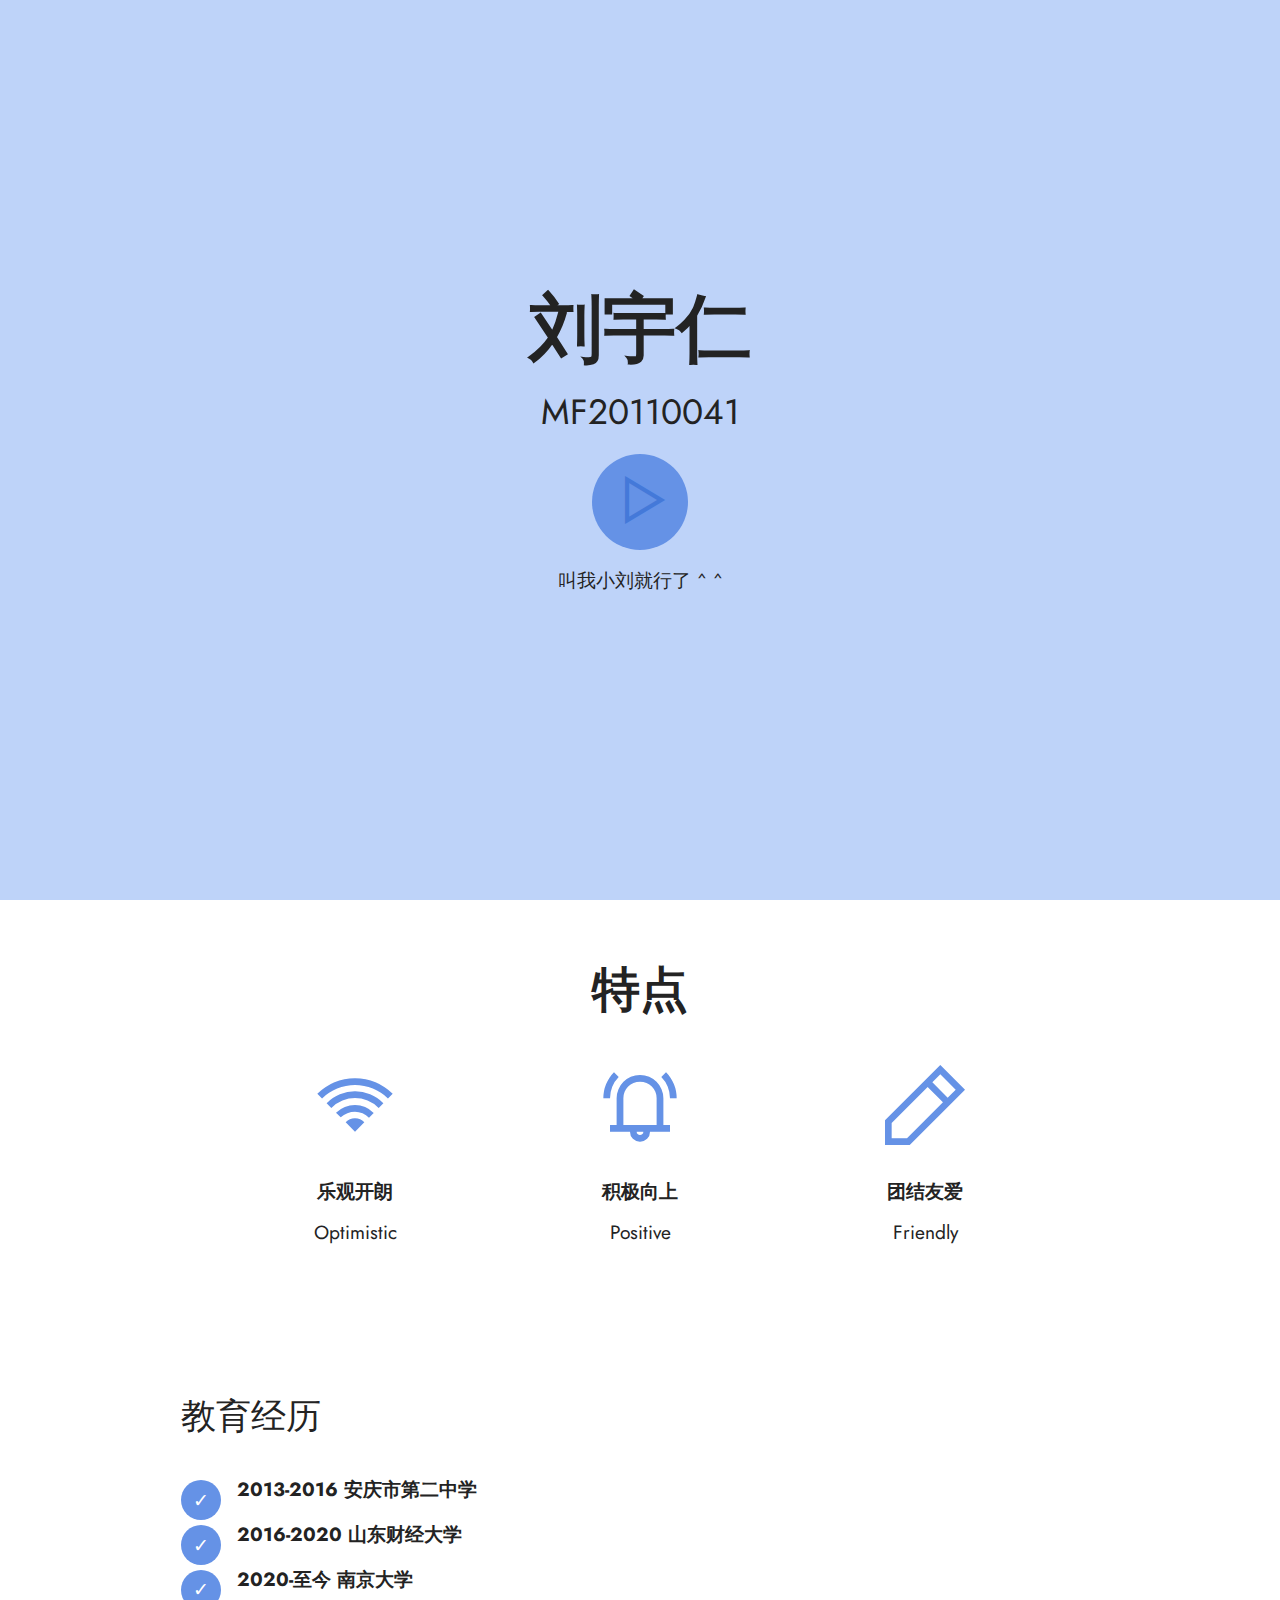
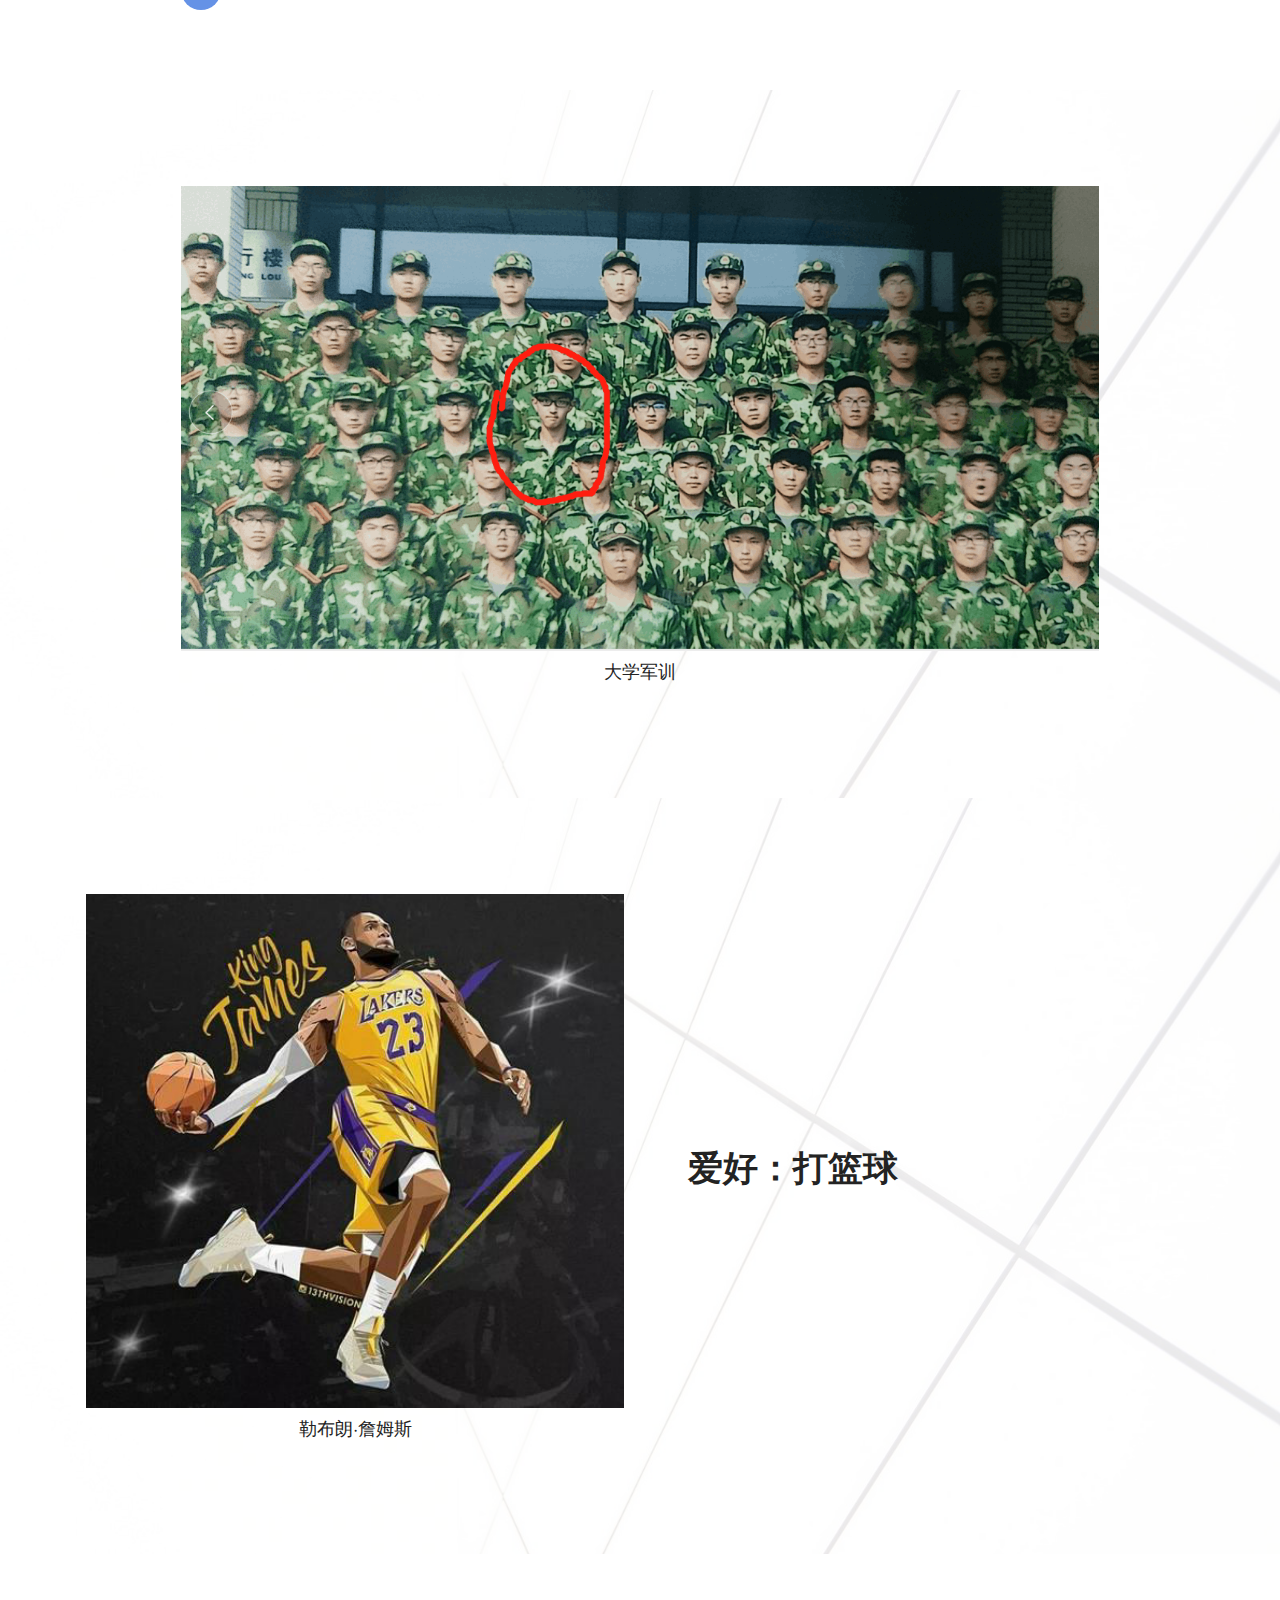
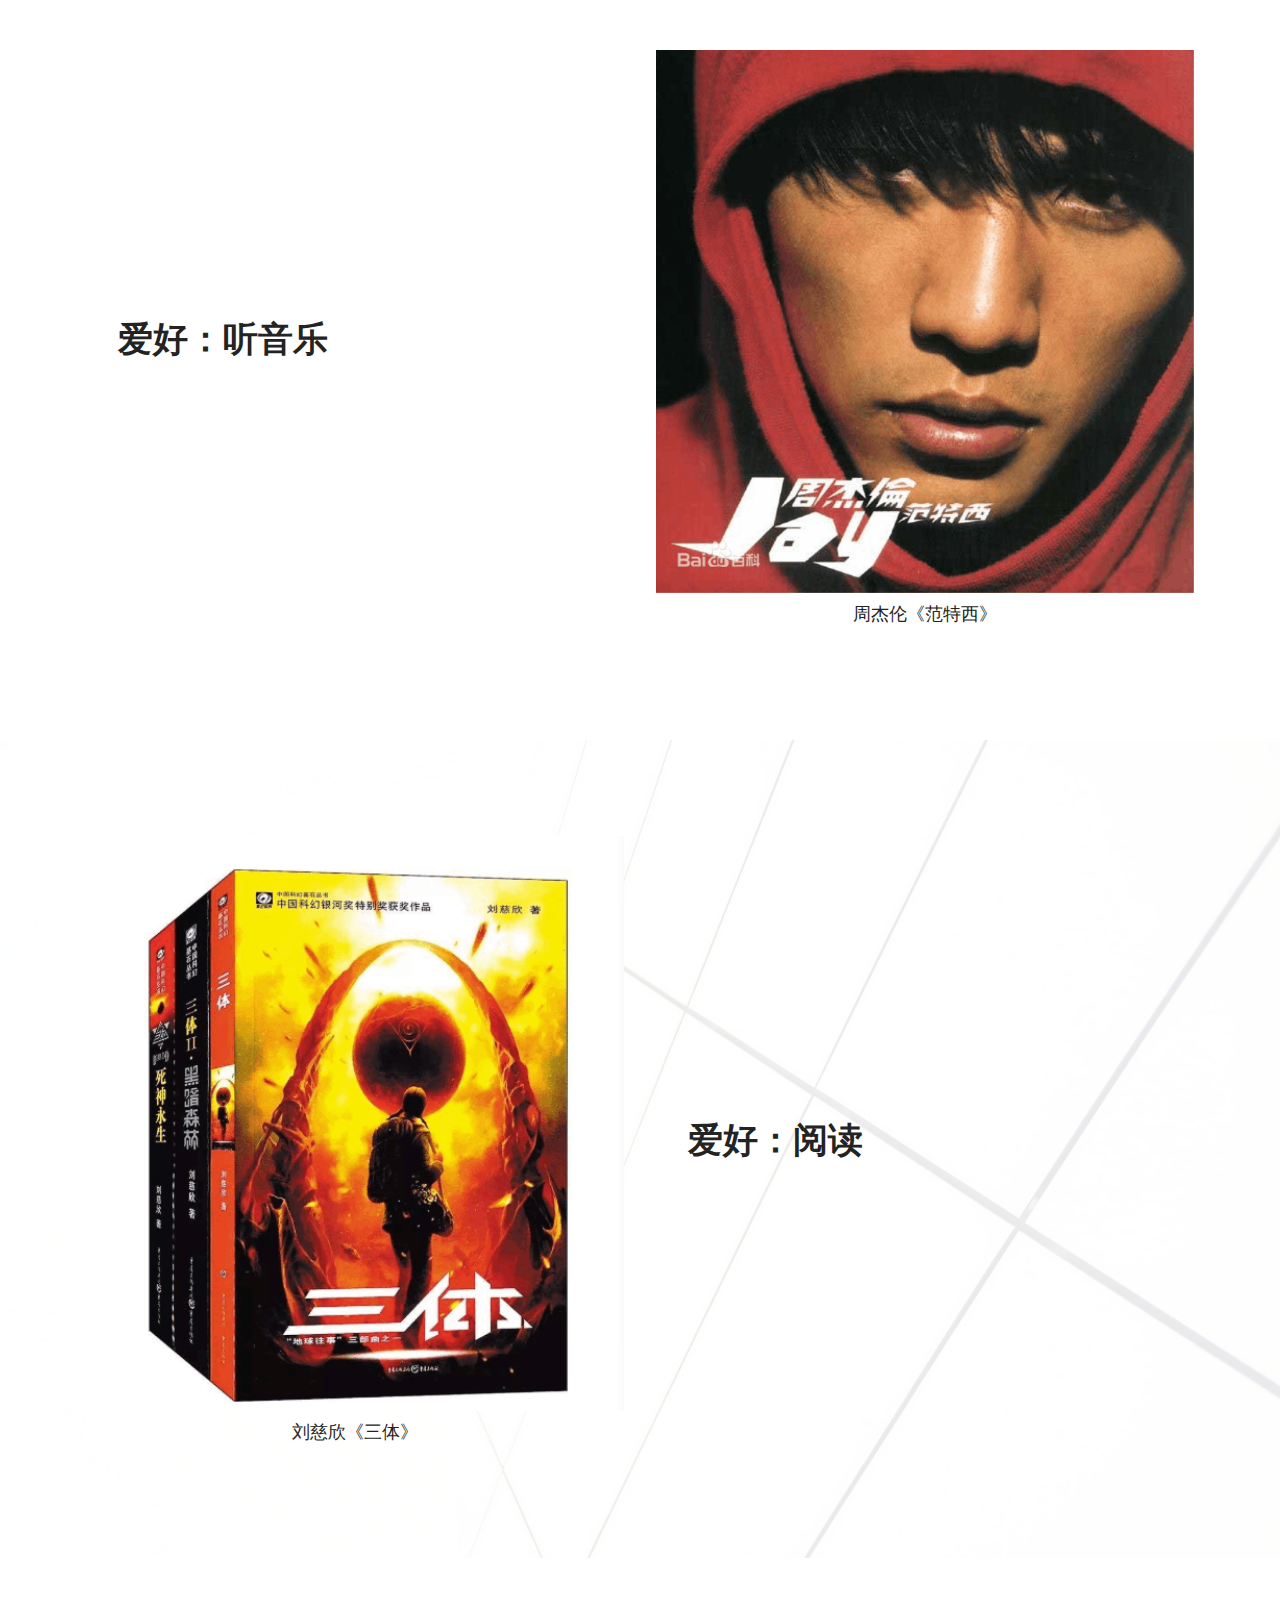
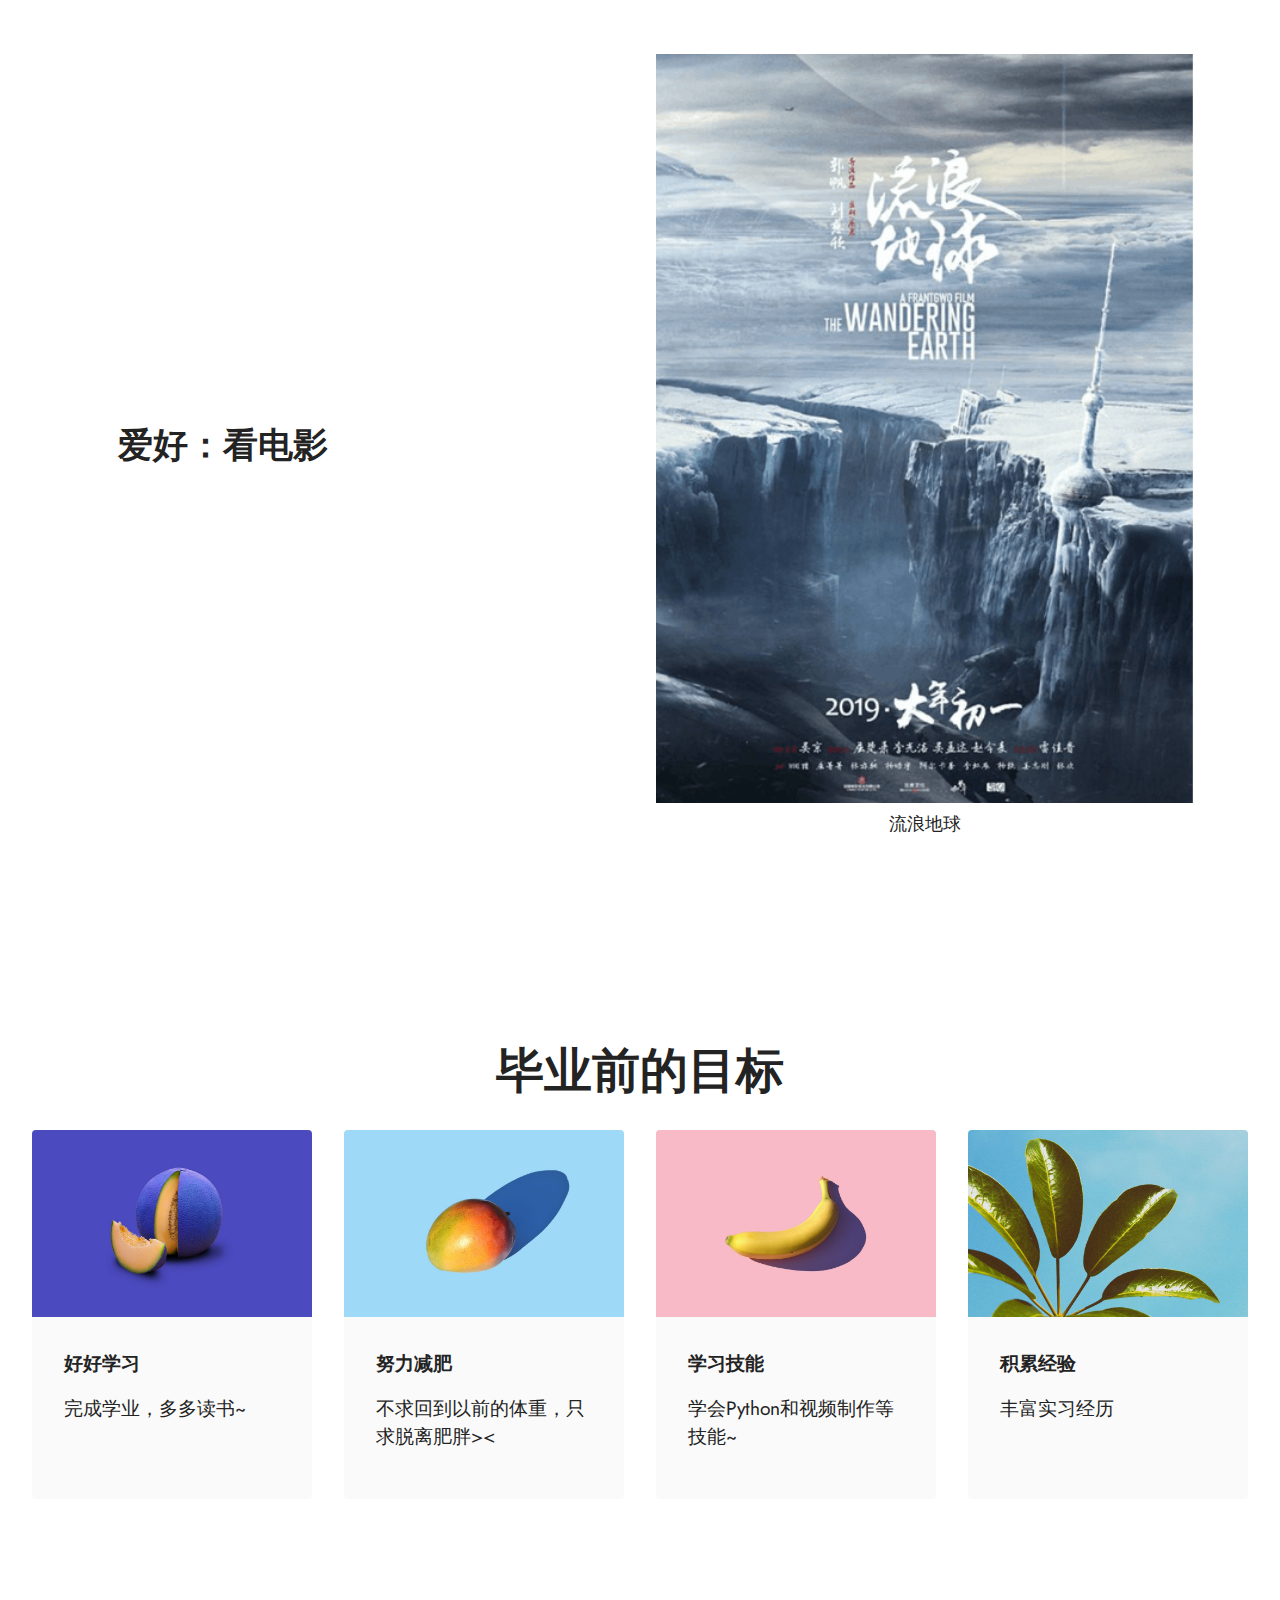
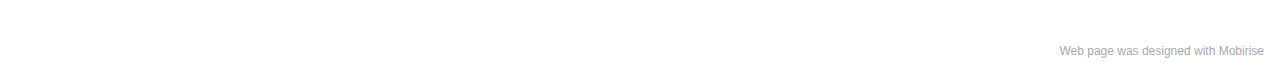
<file: index.html>
<!DOCTYPE html>
<html  >
<head>
  <!-- Site made with Mobirise Website Builder v5.1.4, https://mobirise.com -->
  <meta charset="UTF-8">
  <meta http-equiv="X-UA-Compatible" content="IE=edge">
  <meta name="generator" content="Mobirise v5.1.4, mobirise.com">
  <meta name="viewport" content="width=device-width, initial-scale=1, minimum-scale=1">
  <link rel="shortcut icon" href="assets/images/logo5.png" type="image/x-icon">
  <meta name="description" content="">
  
  
  <title>Home</title>
  <link rel="stylesheet" href="assets/web/assets/mobirise-icons2/mobirise2.css">
  <link rel="stylesheet" href="assets/tether/tether.min.css">
  <link rel="stylesheet" href="assets/bootstrap/css/bootstrap.min.css">
  <link rel="stylesheet" href="assets/bootstrap/css/bootstrap-grid.min.css">
  <link rel="stylesheet" href="assets/bootstrap/css/bootstrap-reboot.min.css">
  <link rel="stylesheet" href="assets/theme/css/style.css">
  <link rel="preload" as="style" href="assets/mobirise/css/mbr-additional.css"><link rel="stylesheet" href="assets/mobirise/css/mbr-additional.css" type="text/css">
  
  
  
  
</head>
<body>
  
  <section class="header17 cid-sbd0iq5CjE mbr-fullscreen" id="header17-x">

    

    

    <div class="align-center container">
        <div class="row justify-content-md-center">
            <div class="col-md-10">
                <h1 class="mbr-section-title mb-3 mbr-fonts-style display-1">
                    <strong>刘宇仁</strong></h1>
                <p class="mbr-text mb-3 mbr-fonts-style display-5">
                    MF20110041</p>
                <div class="mbr-media mb-3 show-modal" data-modal=".modalWindow">
                    <div class="icon-wrapper">
                        <a href="page1.html#features1-y"><span class="mbr-iconfont mobi-mbri-play mobi-mbri" style="color: rgb(68, 121, 217); fill: rgb(68, 121, 217);"></span></a>
                    </div>
                </div>
                <p class="icon-description mb-3 mbr-fonts-style display-7">叫我小刘就行了 ^ ^</p>
            </div>
        </div>
    </div>
    <div>
        <div class="modalWindow" style="display: none;">
            <div class="modalWindow-container">
                <div class="modalWindow-video-container">
                    <div class="modalWindow-video">
                        <iframe width="100%" height="100%" frameborder="0" allowfullscreen="1" data-src="https://www.youtube.com/watch?v=36YgDDJ7XSc"></iframe>
                    </div>
                    <a class="close" role="button" data-dismiss="modal">
                        <span aria-hidden="true" class="mbr-iconfont mobi-mbri-close mobi-mbri closeModal"></span>
                        <span class="sr-only">Close</span>
                    </a>
                </div>
            </div>
        </div>
    </div>
</section>

<section class="features24 cid-sbd0tmyMVc" id="features1-y">
    

    
    <div class="container">
        <div class="row">
            <div class="col-12">
                <h3 class="mbr-section-title mbr-fonts-style align-center mb-0 display-2"><strong>特点</strong></h3>
                
            </div>
            <div class="card col-12 col-md-6 col-lg-3">
                <div class="card-wrapper">
                    <div class="card-box align-center">
                        <div class="iconfont-wrapper">
                            <span class="mbr-iconfont mobi-mbri-wifi mobi-mbri"></span>
                        </div>
                        <h5 class="card-title mbr-fonts-style display-7"><strong>乐观开朗</strong></h5>
                        <p class="card-text mbr-fonts-style display-7">Optimistic</p>
                    </div>
                </div>
            </div>
            <div class="card col-12 col-md-6 col-lg-3">
                <div class="card-wrapper">
                    <div class="card-box align-center">
                        <div class="iconfont-wrapper">
                            <span class="mbr-iconfont mobi-mbri-alert mobi-mbri"></span>
                        </div>
                        <h5 class="card-title mbr-fonts-style display-7"><strong>积极向上</strong></h5>
                        <p class="card-text mbr-fonts-style display-7">Positive</p>
                    </div>
                </div>
            </div>
            <div class="card col-12 col-md-6 col-lg-3">
                <div class="card-wrapper">
                    <div class="card-box align-center">
                        <div class="iconfont-wrapper">
                            <span class="mbr-iconfont mobi-mbri-edit-2 mobi-mbri"></span>
                        </div>
                        <h5 class="card-title mbr-fonts-style display-7"><strong>团结友爱</strong></h5>
                        <p class="card-text mbr-fonts-style display-7">Friendly</p>
                    </div>
                </div>
            </div>
            
        </div>
    </div>
</section>

<section class="content8 cid-sbd6Cib1fS" id="content8-16">
    
    <div class="container">
        <div class="row justify-content-center">
            <div class="counter-container col-md-12 col-lg-10">
                <h4 class="mbr-section-title mbr-fonts-style mb-4 display-5">
                    教育经历</h4>
                <div class="mbr-text mbr-fonts-style display-7">
                    <ul>
                        <li><strong>2013-2016 安庆市第二中学&nbsp;</strong></li>
                        <li><strong>2016-2020 山东财经大学</strong></li>
                        <li><strong>2020-至今 南京大学</strong></li>
                    </ul>
                </div>
            </div>
        </div>
    </div>
</section>

<section class="image3 cid-sbd2YWsbbc" id="image3-10">
    

    <div class="mbr-overlay" style="opacity: 0.7; background-color: rgb(255, 255, 255);">
    </div>

    <div class="container">
        <div class="row justify-content-center">
            <div class="col-12 col-lg-10">
                <div class="image-wrapper">
                    <img src="assets/images/1-1236x627.png" alt="Mobirise">
                    <p class="mbr-description mbr-fonts-style mt-2 align-center display-4">大学军训<br></p>
                </div>
            </div>
        </div>
    </div>
</section>

<section class="image1 cid-sbd4KrQyQs" id="image1-13">
    

    <div class="mbr-overlay" style="opacity: 0.7; background-color: rgb(255, 255, 255);">
    </div>

    <div class="container">
        <div class="row align-items-center">
            <div class="col-12 col-lg-6">
                <div class="image-wrapper">
                    <img src="assets/images/-500x478.jpg" alt="Mobirise">
                    <p class="mbr-description mbr-fonts-style pt-2 align-center display-4">勒布朗·詹姆斯</p>
                </div>
            </div>
            <div class="col-12 col-lg">
                <div class="text-wrapper">
                    <h3 class="mbr-section-title mbr-fonts-style mb-3 display-5">
                        <strong>爱好：打篮球</strong></h3>
                    
                </div>
            </div>
        </div>
    </div>
</section>

<section class="image2 cid-sbd572CtOT mbr-parallax-background" id="image2-14">
    

    <div class="mbr-overlay" style="opacity: 0.7; background-color: rgb(255, 255, 255);">
    </div>

    <div class="container">
        <div class="row align-items-center">
            <div class="col-12 col-lg-6">
                <div class="image-wrapper">
                    <img src="assets/images/-20200921164533-749x756.png" alt="Mobirise">
                    <p class="mbr-description mbr-fonts-style mt-2 align-center display-4">
                        周杰伦《范特西》</p>
                </div>
            </div>
            <div class="col-12 col-lg">
                <div class="text-wrapper">
                    <h3 class="mbr-section-title mbr-fonts-style mb-3 display-5">
                        <strong>爱好：听音乐</strong></h3>
                    
                </div>
            </div>
        </div>
    </div>
</section>

<section class="image1 cid-sbd8QwbBRq" id="image1-19">
    

    <div class="mbr-overlay" style="opacity: 0.7; background-color: rgb(255, 255, 255);">
    </div>

    <div class="container">
        <div class="row align-items-center">
            <div class="col-12 col-lg-6">
                <div class="image-wrapper">
                    <img src="assets/images/-20200921165010-516x552.png" alt="Mobirise">
                    <p class="mbr-description mbr-fonts-style pt-2 align-center display-4">
                    刘慈欣《三体》</p>
                </div>
            </div>
            <div class="col-12 col-lg">
                <div class="text-wrapper">
                    <h3 class="mbr-section-title mbr-fonts-style mb-3 display-5">
                        <strong>爱好：阅读</strong></h3>
                    
                </div>
            </div>
        </div>
    </div>
</section>

<section class="image2 cid-sbd96u62AR mbr-parallax-background" id="image2-1a">
    

    <div class="mbr-overlay" style="opacity: 0.7; background-color: rgb(255, 255, 255);">
    </div>

    <div class="container">
        <div class="row align-items-center">
            <div class="col-12 col-lg-6">
                <div class="image-wrapper">
                    <img src="assets/images/-20200921165339-451x628.png" alt="Mobirise">
                    <p class="mbr-description mbr-fonts-style mt-2 align-center display-4">
                        流浪地球</p>
                </div>
            </div>
            <div class="col-12 col-lg">
                <div class="text-wrapper">
                    <h3 class="mbr-section-title mbr-fonts-style mb-3 display-5">
                        <strong>爱好：看电影</strong></h3>
                    
                </div>
            </div>
        </div>
    </div>
</section>

<section class="gallery3 cid-sbda3zhOiD" id="gallery3-1c">
    
    
    <div class="container-fluid">
        <div class="mbr-section-head">
            <h4 class="mbr-section-title mbr-fonts-style align-center mb-0 display-2"><strong>毕业前的目标</strong></h4>
            
        </div>
        <div class="row mt-4">
            <div class="item features-image сol-12 col-md-6 col-lg-3">
                <div class="item-wrapper">
                    <div class="item-img">
                        <img src="assets/images/features1.jpg">
                    </div>
                    <div class="item-content">
                        <h5 class="item-title mbr-fonts-style display-7">
                            <strong>好好学习</strong></h5>
                        
                        <p class="mbr-text mbr-fonts-style mt-3 display-7">完成学业，多多读书~</p>
                    </div>
                    
                </div>
            </div>
            <div class="item features-image сol-12 col-md-6 col-lg-3">
                <div class="item-wrapper">
                    <div class="item-img">
                        <img src="assets/images/features2.jpg">
                    </div>
                    <div class="item-content">
                        <h5 class="item-title mbr-fonts-style display-7">
                            <strong>努力减肥</strong></h5>
                        
                        <p class="mbr-text mbr-fonts-style mt-3 display-7">不求回到以前的体重，只求脱离肥胖&gt;&lt;</p>
                    </div>
                    
                </div>
            </div>
            <div class="item features-image сol-12 col-md-6 col-lg-3">
                <div class="item-wrapper">
                    <div class="item-img">
                        <img src="assets/images/features3.jpg">
                    </div>
                    <div class="item-content">
                        <h5 class="item-title mbr-fonts-style display-7">
                            <strong>学习技能</strong></h5>
                        
                        <p class="mbr-text mbr-fonts-style mt-3 display-7">学会Python和视频制作等技能~</p>
                    </div>
                    
                </div>
            </div>
            <div class="item features-image сol-12 col-md-6 col-lg-3">
                <div class="item-wrapper">
                    <div class="item-img">
                        <img src="assets/images/features4.jpg" alt="" title="">
                    </div>
                    <div class="item-content">
                        <h5 class="item-title mbr-fonts-style display-7"><strong>积累经验</strong></h5>
                        
                        <p class="mbr-text mbr-fonts-style mt-3 display-7">丰富实习经历</p>
                    </div>
                    
                </div>
            </div>
        </div>
    </div>
</section><section style="background-color: #fff; font-family: -apple-system, BlinkMacSystemFont, 'Segoe UI', 'Roboto', 'Helvetica Neue', Arial, sans-serif; color:#aaa; font-size:12px; padding: 0; align-items: center; display: flex;"><a href="https://mobirise.site/q" style="flex: 1 1; height: 3rem; padding-left: 1rem;"></a><p style="flex: 0 0 auto; margin:0; padding-right:1rem;">Web page <a href="https://mobirise.site/f" style="color:#aaa;">was designed</a> with Mobirise</p></section><script src="assets/web/assets/jquery/jquery.min.js"></script>  <script src="assets/popper/popper.min.js"></script>  <script src="assets/tether/tether.min.js"></script>  <script src="assets/bootstrap/js/bootstrap.min.js"></script>  <script src="assets/smoothscroll/smooth-scroll.js"></script>  <script src="assets/playervimeo/vimeo_player.js"></script>  <script src="assets/parallax/jarallax.min.js"></script>  <script src="assets/theme/js/script.js"></script>  
  
  
</body>
</html>
</file>
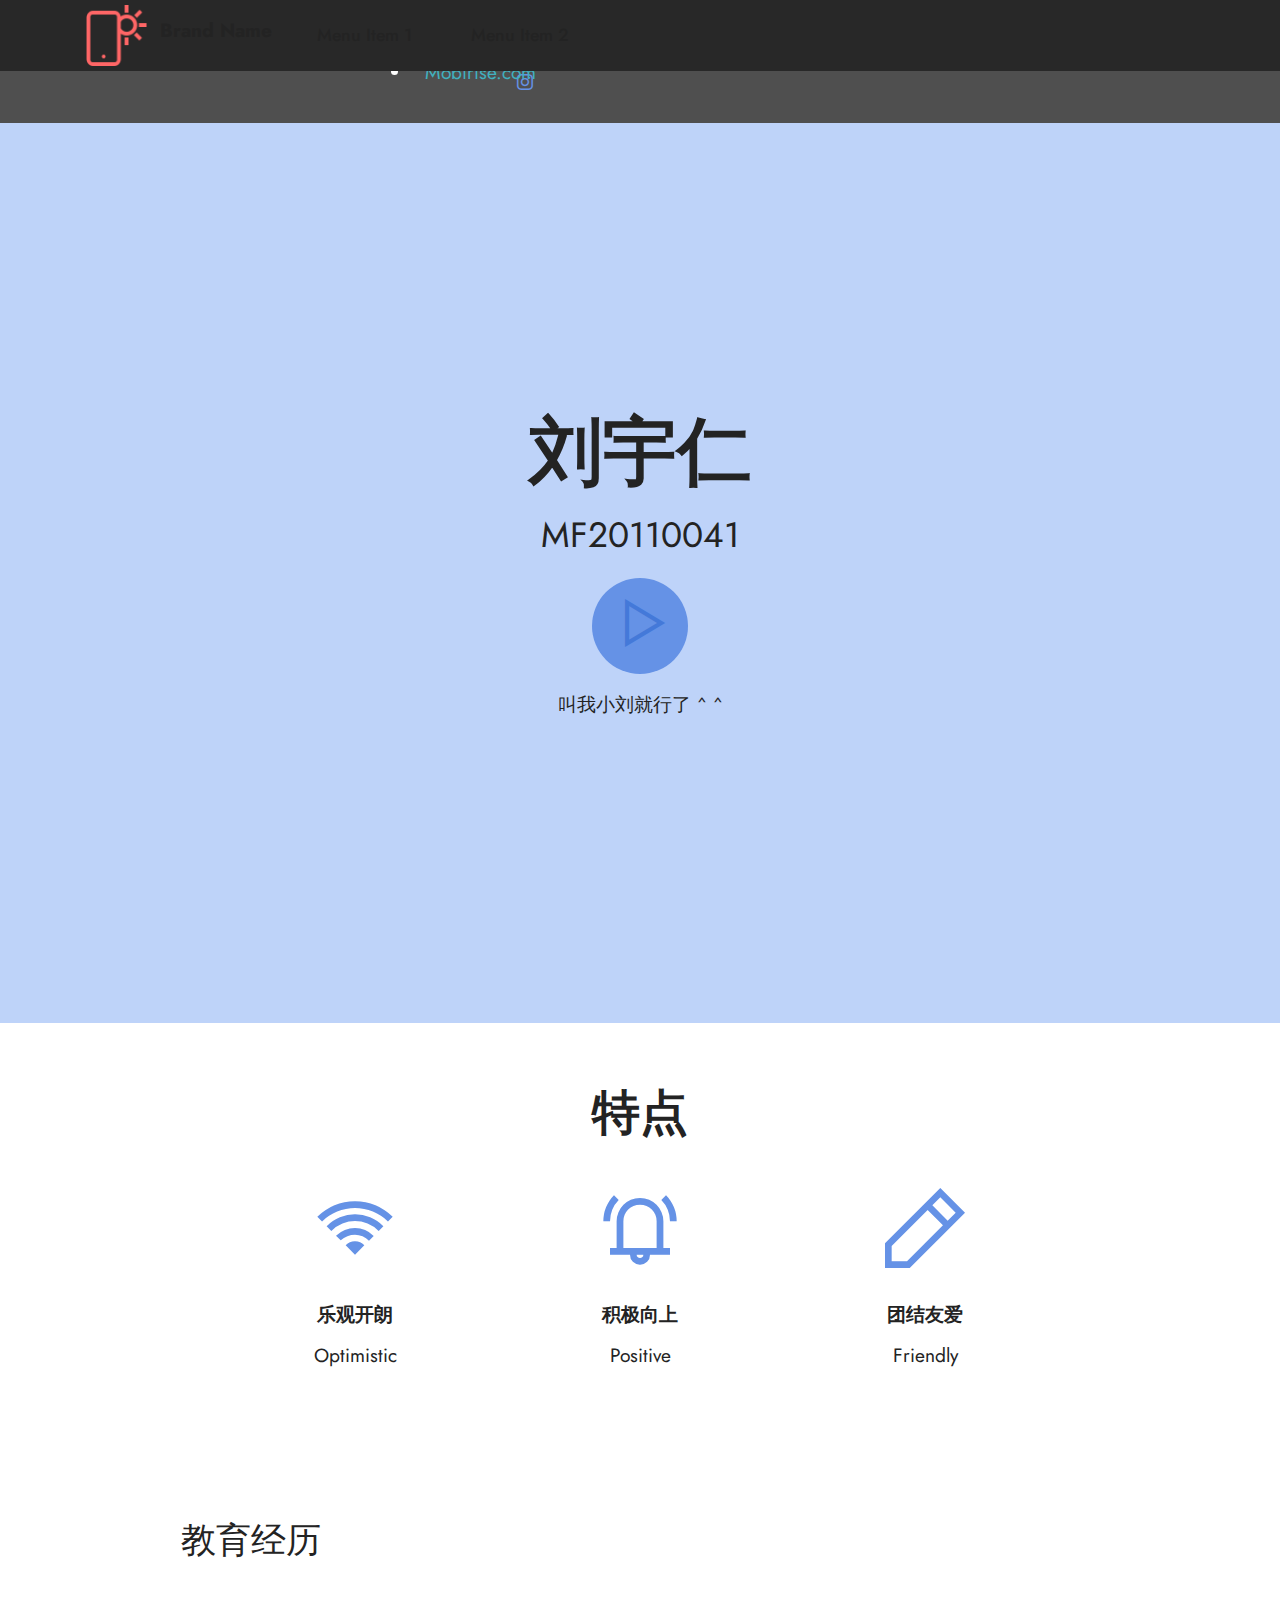
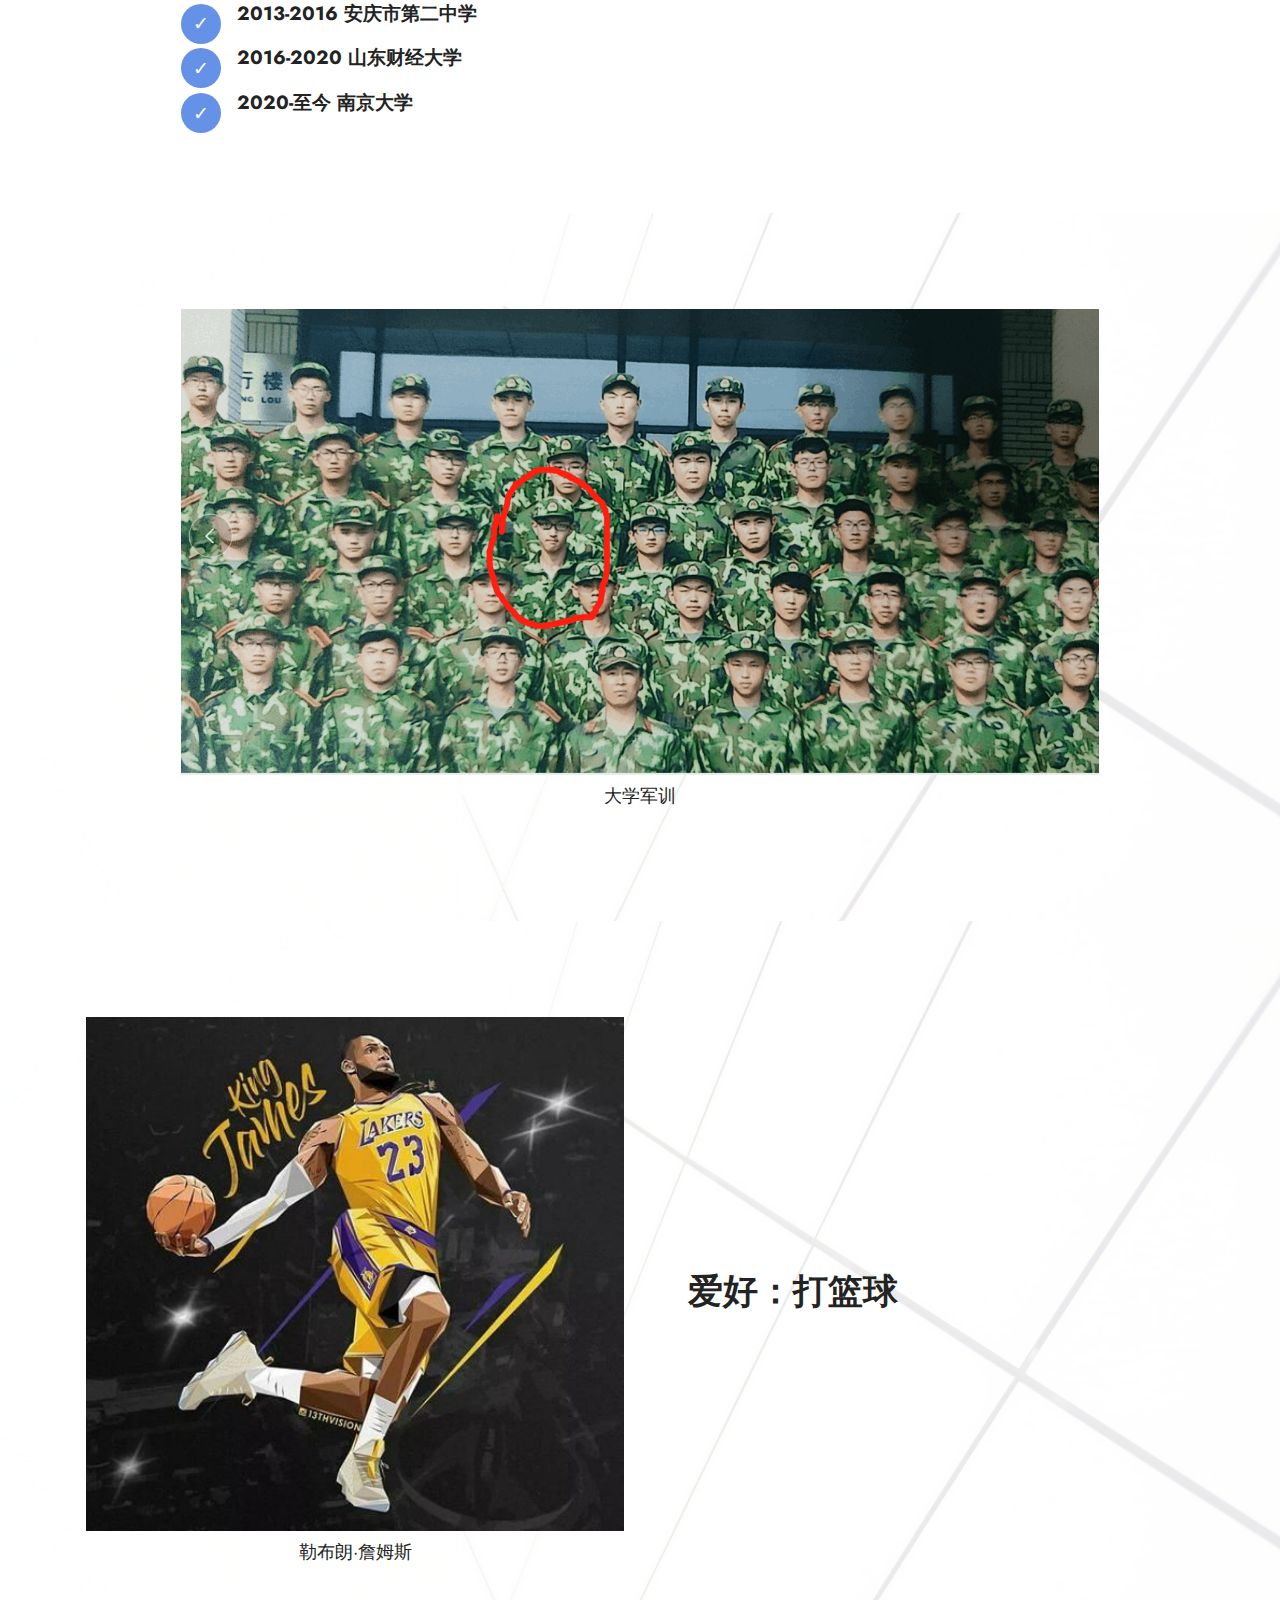
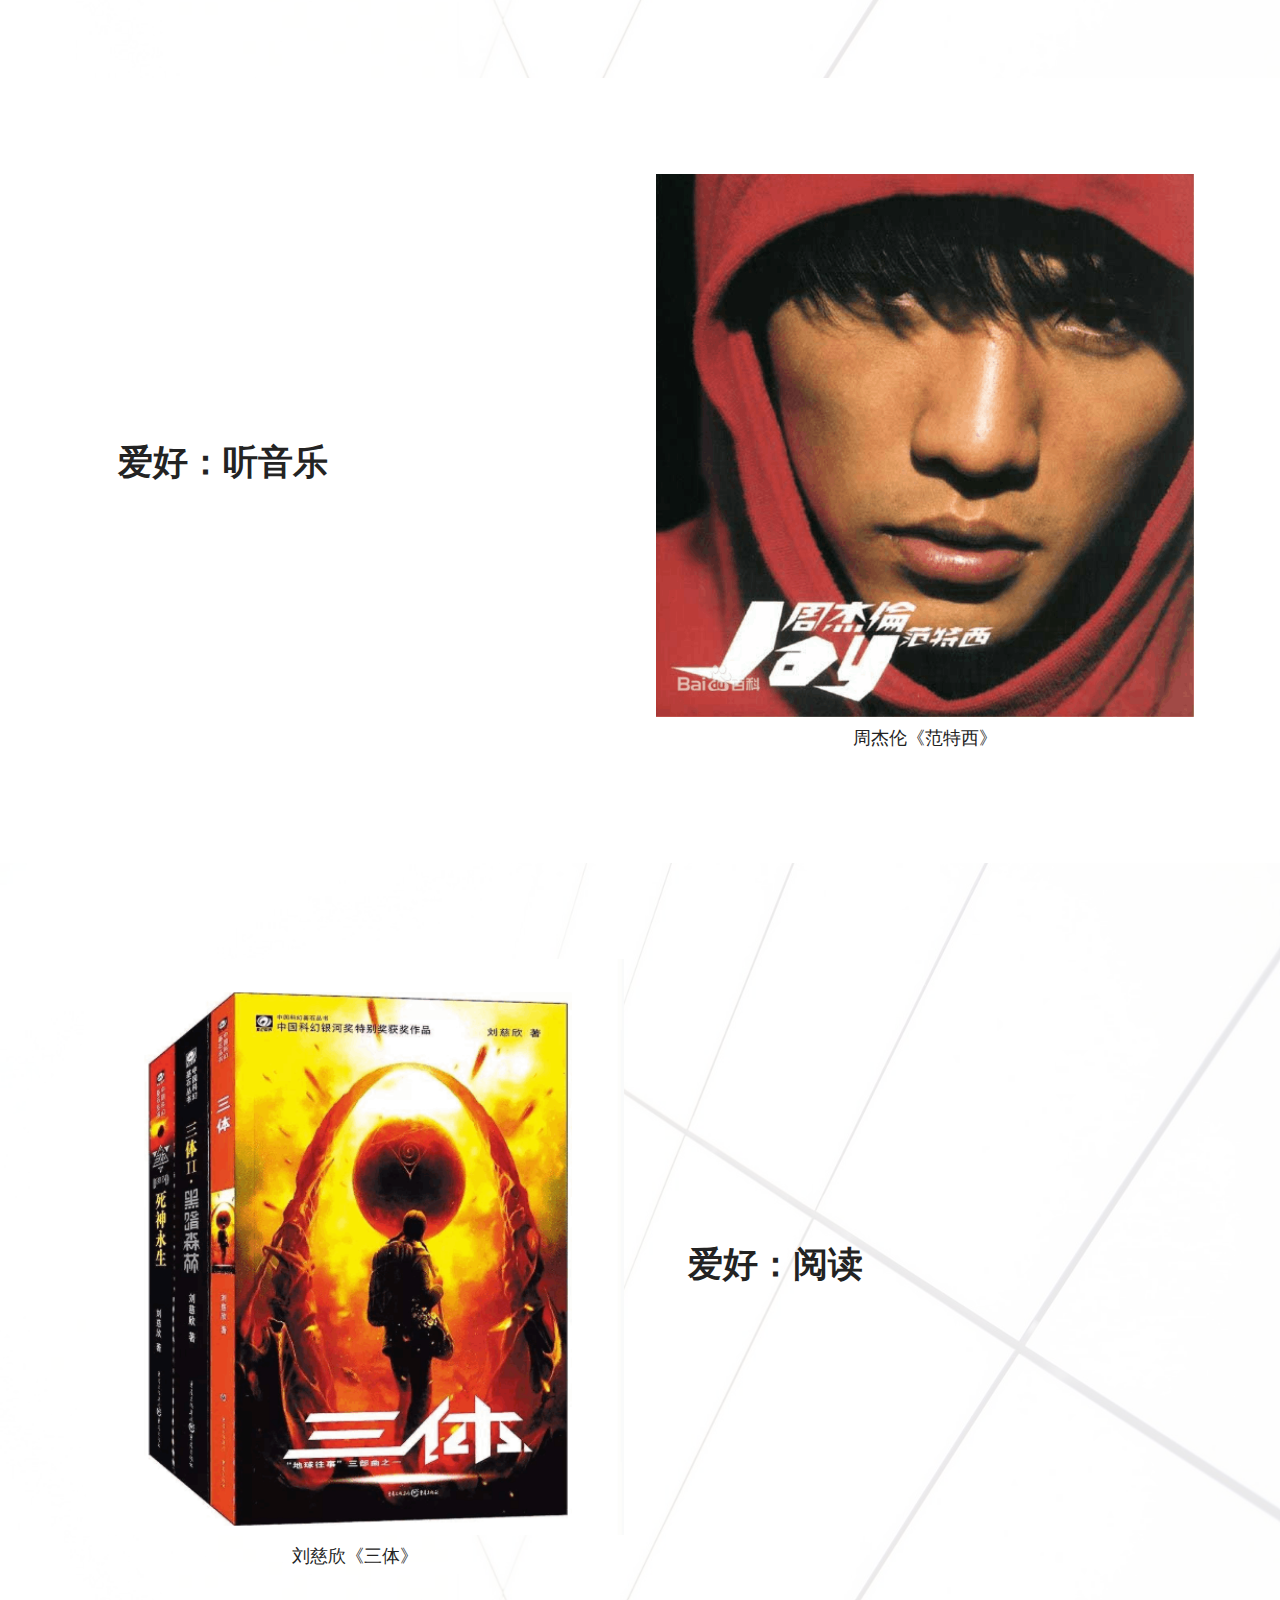
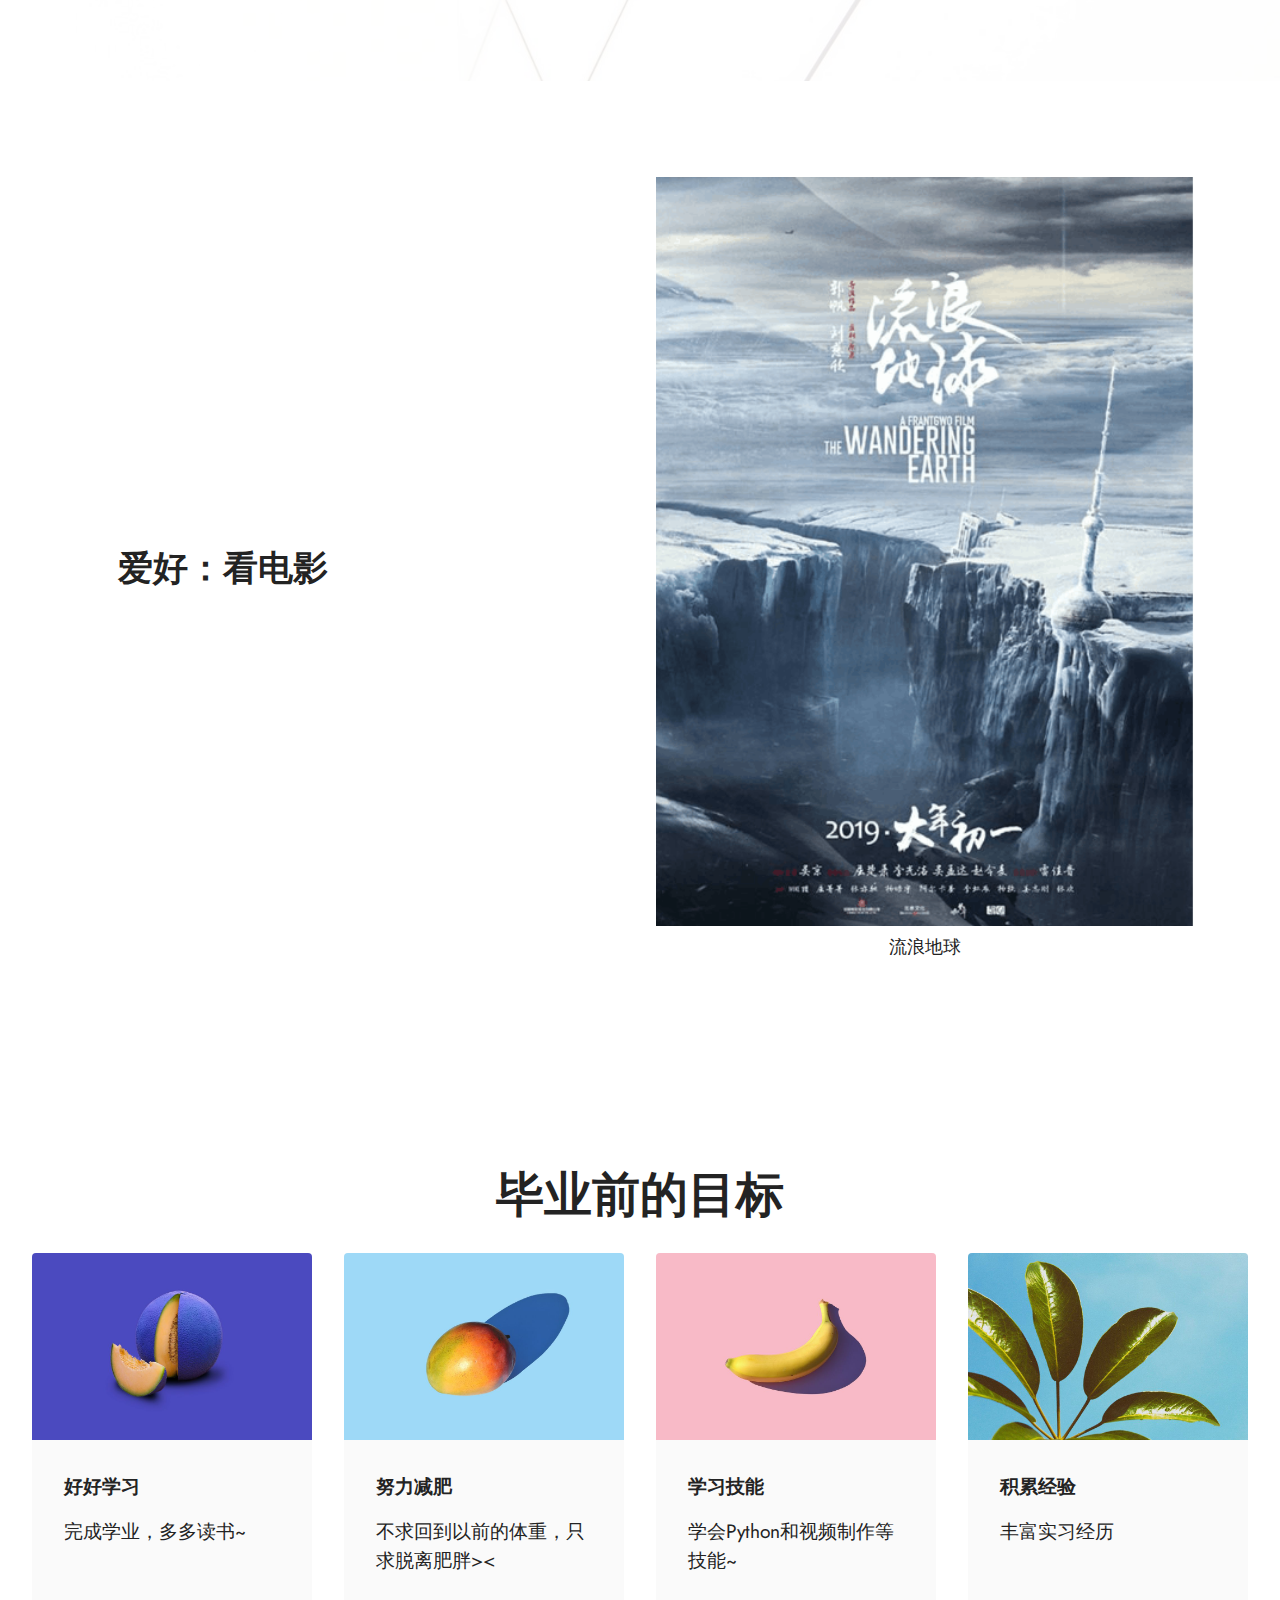
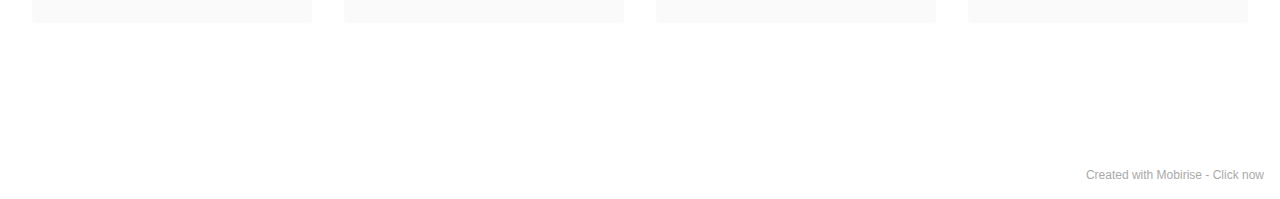
<file: page1.html>
<!DOCTYPE html>
<html  >
<head>
  <!-- Site made with Mobirise Website Builder v5.1.4, https://mobirise.com -->
  <meta charset="UTF-8">
  <meta http-equiv="X-UA-Compatible" content="IE=edge">
  <meta name="generator" content="Mobirise v5.1.4, mobirise.com">
  <meta name="viewport" content="width=device-width, initial-scale=1, minimum-scale=1">
  <link rel="shortcut icon" href="assets/images/logo.png" type="image/x-icon">
  <meta name="description" content="">
  
  
  <title>我的网页</title>
  <link rel="stylesheet" href="assets/web/assets/mobirise-icons2/mobirise2.css">
  <link rel="stylesheet" href="assets/tether/tether.min.css">
  <link rel="stylesheet" href="assets/bootstrap/css/bootstrap.min.css">
  <link rel="stylesheet" href="assets/bootstrap/css/bootstrap-grid.min.css">
  <link rel="stylesheet" href="assets/bootstrap/css/bootstrap-reboot.min.css">
  <link rel="stylesheet" href="assets/dropdown/css/style.css">
  <link rel="stylesheet" href="assets/socicon/css/styles.css">
  <link rel="stylesheet" href="assets/theme/css/style.css">
  <link rel="preload" as="style" href="assets/mobirise/css/mbr-additional.css"><link rel="stylesheet" href="assets/mobirise/css/mbr-additional.css" type="text/css">
  
  
  
  
</head>
<body>
  
  <section class="menu cid-s48OLK6784" once="menu" id="menu1-k">
    
    <nav class="navbar navbar-dropdown navbar-fixed-top navbar-expand-lg">
        <div class="container">
            <div class="navbar-brand">
                <span class="navbar-logo">
                    <a href="https://mobiri.se">
                        <img src="assets/images/logo.png" alt="Mobirise" style="height: 3.8rem;">
                    </a>
                </span>
                <span class="navbar-caption-wrap"><a class="navbar-caption text-black display-7" href="https://mobiri.se">Brand Name</a></span>
            </div>
            <button class="navbar-toggler" type="button" data-toggle="collapse" data-target="#navbarSupportedContent" aria-controls="navbarNavAltMarkup" aria-expanded="false" aria-label="Toggle navigation">
                <div class="hamburger">
                    <span></span>
                    <span></span>
                    <span></span>
                    <span></span>
                </div>
            </button>
            <div class="collapse navbar-collapse" id="navbarSupportedContent">
                <ul class="navbar-nav nav-dropdown nav-right" data-app-modern-menu="true"><li class="nav-item"><a class="nav-link link text-black display-4" href="https://mobirise.com">Menu Item 1</a></li>
                    <li class="nav-item"><a class="nav-link link text-black display-4" href="https://mobirise.com">
                            Menu Item 2</a></li></ul>
                
                
            </div>
        </div>
    </nav>

</section>

<section class="footer3 cid-s48P1Icc8J" once="footers" id="footer3-l">

    

    <div class="mbr-overlay" style="opacity: 0.8; background-color: rgb(35, 35, 35);"></div>

    <div class="container">
        <div class="media-container-row align-center mbr-white">
            <div class="row row-links">
                <ul class="foot-menu">
                    
                    
                    
                    
                    
                <li class="foot-menu-item mbr-fonts-style display-7"><a href="https://mobirise.com/help/" class="text-success">Help Center</a></li><li class="foot-menu-item mbr-fonts-style display-7"><a href="http://forums.mobirise.com/" class="text-success">Mobirise Forums</a></li><li class="foot-menu-item mbr-fonts-style display-7"><a href="https://mobirise.com/" class="text-success">Mobirise.com</a></li></ul>
            </div>
            <div class="row social-row">
                <div class="social-list align-right pb-2">
                    
                    
                    
                    
                    
                    
                <div class="soc-item">
                        <a href="https://twitter.com/mobirise" target="_blank">
                            <span class="socicon-twitter socicon mbr-iconfont mbr-iconfont-social"></span>
                        </a>
                    </div><div class="soc-item">
                        <a href="https://www.facebook.com/pages/Mobirise/1616226671953247" target="_blank">
                            <span class="socicon-facebook socicon mbr-iconfont mbr-iconfont-social"></span>
                        </a>
                    </div><div class="soc-item">
                        <a href="https://www.youtube.com/c/mobirise" target="_blank">
                            <span class="socicon-youtube socicon mbr-iconfont mbr-iconfont-social"></span>
                        </a>
                    </div><div class="soc-item">
                        <a href="https://instagram.com/mobirise" target="_blank">
                            <span class="mbr-iconfont mbr-iconfont-social socicon-instagram socicon"></span>
                        </a>
                    </div></div>
            </div>
            <div class="row row-copirayt">
                <p class="mbr-text mb-0 mbr-fonts-style mbr-white align-center display-7">
                    © Copyright 2020 Mobirise. All Rights Reserved.
                </p>
            </div>
        </div>
    </div>
</section>

<section class="header17 cid-sbd0iq5CjE mbr-fullscreen" id="header17-x">

    

    

    <div class="align-center container">
        <div class="row justify-content-md-center">
            <div class="col-md-10">
                <h1 class="mbr-section-title mb-3 mbr-fonts-style display-1">
                    <strong>刘宇仁</strong></h1>
                <p class="mbr-text mb-3 mbr-fonts-style display-5">
                    MF20110041</p>
                <div class="mbr-media mb-3 show-modal" data-modal=".modalWindow">
                    <div class="icon-wrapper">
                        <a href="page1.html#features1-y"><span class="mbr-iconfont mobi-mbri-play mobi-mbri" style="color: rgb(68, 121, 217); fill: rgb(68, 121, 217);"></span></a>
                    </div>
                </div>
                <p class="icon-description mb-3 mbr-fonts-style display-7">叫我小刘就行了 ^ ^</p>
            </div>
        </div>
    </div>
    <div>
        <div class="modalWindow" style="display: none;">
            <div class="modalWindow-container">
                <div class="modalWindow-video-container">
                    <div class="modalWindow-video">
                        <iframe width="100%" height="100%" frameborder="0" allowfullscreen="1" data-src="https://www.youtube.com/watch?v=36YgDDJ7XSc"></iframe>
                    </div>
                    <a class="close" role="button" data-dismiss="modal">
                        <span aria-hidden="true" class="mbr-iconfont mobi-mbri-close mobi-mbri closeModal"></span>
                        <span class="sr-only">Close</span>
                    </a>
                </div>
            </div>
        </div>
    </div>
</section>

<section class="features24 cid-sbd0tmyMVc" id="features1-y">
    

    
    <div class="container">
        <div class="row">
            <div class="col-12">
                <h3 class="mbr-section-title mbr-fonts-style align-center mb-0 display-2"><strong>特点</strong></h3>
                
            </div>
            <div class="card col-12 col-md-6 col-lg-3">
                <div class="card-wrapper">
                    <div class="card-box align-center">
                        <div class="iconfont-wrapper">
                            <span class="mbr-iconfont mobi-mbri-wifi mobi-mbri"></span>
                        </div>
                        <h5 class="card-title mbr-fonts-style display-7"><strong>乐观开朗</strong></h5>
                        <p class="card-text mbr-fonts-style display-7">Optimistic</p>
                    </div>
                </div>
            </div>
            <div class="card col-12 col-md-6 col-lg-3">
                <div class="card-wrapper">
                    <div class="card-box align-center">
                        <div class="iconfont-wrapper">
                            <span class="mbr-iconfont mobi-mbri-alert mobi-mbri"></span>
                        </div>
                        <h5 class="card-title mbr-fonts-style display-7"><strong>积极向上</strong></h5>
                        <p class="card-text mbr-fonts-style display-7">Positive</p>
                    </div>
                </div>
            </div>
            <div class="card col-12 col-md-6 col-lg-3">
                <div class="card-wrapper">
                    <div class="card-box align-center">
                        <div class="iconfont-wrapper">
                            <span class="mbr-iconfont mobi-mbri-edit-2 mobi-mbri"></span>
                        </div>
                        <h5 class="card-title mbr-fonts-style display-7"><strong>团结友爱</strong></h5>
                        <p class="card-text mbr-fonts-style display-7">Friendly</p>
                    </div>
                </div>
            </div>
            
        </div>
    </div>
</section>

<section class="content8 cid-sbd6Cib1fS" id="content8-16">
    
    <div class="container">
        <div class="row justify-content-center">
            <div class="counter-container col-md-12 col-lg-10">
                <h4 class="mbr-section-title mbr-fonts-style mb-4 display-5">
                    教育经历</h4>
                <div class="mbr-text mbr-fonts-style display-7">
                    <ul>
                        <li><strong>2013-2016 安庆市第二中学&nbsp;</strong></li>
                        <li><strong>2016-2020 山东财经大学</strong></li>
                        <li><strong>2020-至今 南京大学</strong></li>
                    </ul>
                </div>
            </div>
        </div>
    </div>
</section>

<section class="image3 cid-sbd2YWsbbc" id="image3-10">
    

    <div class="mbr-overlay" style="opacity: 0.7; background-color: rgb(255, 255, 255);">
    </div>

    <div class="container">
        <div class="row justify-content-center">
            <div class="col-12 col-lg-10">
                <div class="image-wrapper">
                    <img src="assets/images/1-1236x627.png" alt="Mobirise">
                    <p class="mbr-description mbr-fonts-style mt-2 align-center display-4">大学军训<br></p>
                </div>
            </div>
        </div>
    </div>
</section>

<section class="image1 cid-sbd4KrQyQs" id="image1-13">
    

    <div class="mbr-overlay" style="opacity: 0.7; background-color: rgb(255, 255, 255);">
    </div>

    <div class="container">
        <div class="row align-items-center">
            <div class="col-12 col-lg-6">
                <div class="image-wrapper">
                    <img src="assets/images/-500x478.jpg" alt="Mobirise">
                    <p class="mbr-description mbr-fonts-style pt-2 align-center display-4">勒布朗·詹姆斯</p>
                </div>
            </div>
            <div class="col-12 col-lg">
                <div class="text-wrapper">
                    <h3 class="mbr-section-title mbr-fonts-style mb-3 display-5">
                        <strong>爱好：打篮球</strong></h3>
                    
                </div>
            </div>
        </div>
    </div>
</section>

<section class="image2 cid-sbd572CtOT mbr-parallax-background" id="image2-14">
    

    <div class="mbr-overlay" style="opacity: 0.7; background-color: rgb(255, 255, 255);">
    </div>

    <div class="container">
        <div class="row align-items-center">
            <div class="col-12 col-lg-6">
                <div class="image-wrapper">
                    <img src="assets/images/-20200921164533-749x756.png" alt="Mobirise">
                    <p class="mbr-description mbr-fonts-style mt-2 align-center display-4">
                        周杰伦《范特西》</p>
                </div>
            </div>
            <div class="col-12 col-lg">
                <div class="text-wrapper">
                    <h3 class="mbr-section-title mbr-fonts-style mb-3 display-5">
                        <strong>爱好：听音乐</strong></h3>
                    
                </div>
            </div>
        </div>
    </div>
</section>

<section class="image1 cid-sbd8QwbBRq" id="image1-19">
    

    <div class="mbr-overlay" style="opacity: 0.7; background-color: rgb(255, 255, 255);">
    </div>

    <div class="container">
        <div class="row align-items-center">
            <div class="col-12 col-lg-6">
                <div class="image-wrapper">
                    <img src="assets/images/-20200921165010-516x552.png" alt="Mobirise">
                    <p class="mbr-description mbr-fonts-style pt-2 align-center display-4">
                    刘慈欣《三体》</p>
                </div>
            </div>
            <div class="col-12 col-lg">
                <div class="text-wrapper">
                    <h3 class="mbr-section-title mbr-fonts-style mb-3 display-5">
                        <strong>爱好：阅读</strong></h3>
                    
                </div>
            </div>
        </div>
    </div>
</section>

<section class="image2 cid-sbd96u62AR mbr-parallax-background" id="image2-1a">
    

    <div class="mbr-overlay" style="opacity: 0.7; background-color: rgb(255, 255, 255);">
    </div>

    <div class="container">
        <div class="row align-items-center">
            <div class="col-12 col-lg-6">
                <div class="image-wrapper">
                    <img src="assets/images/-20200921165339-451x628.png" alt="Mobirise">
                    <p class="mbr-description mbr-fonts-style mt-2 align-center display-4">
                        流浪地球</p>
                </div>
            </div>
            <div class="col-12 col-lg">
                <div class="text-wrapper">
                    <h3 class="mbr-section-title mbr-fonts-style mb-3 display-5">
                        <strong>爱好：看电影</strong></h3>
                    
                </div>
            </div>
        </div>
    </div>
</section>

<section class="gallery3 cid-sbda3zhOiD" id="gallery3-1c">
    
    
    <div class="container-fluid">
        <div class="mbr-section-head">
            <h4 class="mbr-section-title mbr-fonts-style align-center mb-0 display-2"><strong>毕业前的目标</strong></h4>
            
        </div>
        <div class="row mt-4">
            <div class="item features-image сol-12 col-md-6 col-lg-3">
                <div class="item-wrapper">
                    <div class="item-img">
                        <img src="assets/images/features1.jpg">
                    </div>
                    <div class="item-content">
                        <h5 class="item-title mbr-fonts-style display-7">
                            <strong>好好学习</strong></h5>
                        
                        <p class="mbr-text mbr-fonts-style mt-3 display-7">完成学业，多多读书~</p>
                    </div>
                    
                </div>
            </div>
            <div class="item features-image сol-12 col-md-6 col-lg-3">
                <div class="item-wrapper">
                    <div class="item-img">
                        <img src="assets/images/features2.jpg">
                    </div>
                    <div class="item-content">
                        <h5 class="item-title mbr-fonts-style display-7">
                            <strong>努力减肥</strong></h5>
                        
                        <p class="mbr-text mbr-fonts-style mt-3 display-7">不求回到以前的体重，只求脱离肥胖&gt;&lt;</p>
                    </div>
                    
                </div>
            </div>
            <div class="item features-image сol-12 col-md-6 col-lg-3">
                <div class="item-wrapper">
                    <div class="item-img">
                        <img src="assets/images/features3.jpg">
                    </div>
                    <div class="item-content">
                        <h5 class="item-title mbr-fonts-style display-7">
                            <strong>学习技能</strong></h5>
                        
                        <p class="mbr-text mbr-fonts-style mt-3 display-7">学会Python和视频制作等技能~</p>
                    </div>
                    
                </div>
            </div>
            <div class="item features-image сol-12 col-md-6 col-lg-3">
                <div class="item-wrapper">
                    <div class="item-img">
                        <img src="assets/images/features4.jpg" alt="" title="">
                    </div>
                    <div class="item-content">
                        <h5 class="item-title mbr-fonts-style display-7"><strong>积累经验</strong></h5>
                        
                        <p class="mbr-text mbr-fonts-style mt-3 display-7">丰富实习经历</p>
                    </div>
                    
                </div>
            </div>
        </div>
    </div>
</section><section style="background-color: #fff; font-family: -apple-system, BlinkMacSystemFont, 'Segoe UI', 'Roboto', 'Helvetica Neue', Arial, sans-serif; color:#aaa; font-size:12px; padding: 0; align-items: center; display: flex;"><a href="https://mobirise.site/t" style="flex: 1 1; height: 3rem; padding-left: 1rem;"></a><p style="flex: 0 0 auto; margin:0; padding-right:1rem;">Created with Mobirise - <a href="https://mobirise.site/k" style="color:#aaa;">Click now</a></p></section><script src="assets/web/assets/jquery/jquery.min.js"></script>  <script src="assets/popper/popper.min.js"></script>  <script src="assets/tether/tether.min.js"></script>  <script src="assets/bootstrap/js/bootstrap.min.js"></script>  <script src="assets/smoothscroll/smooth-scroll.js"></script>  <script src="assets/dropdown/js/nav-dropdown.js"></script>  <script src="assets/dropdown/js/navbar-dropdown.js"></script>  <script src="assets/touchswipe/jquery.touch-swipe.min.js"></script>  <script src="assets/playervimeo/vimeo_player.js"></script>  <script src="assets/parallax/jarallax.min.js"></script>  <script src="assets/theme/js/script.js"></script>  
  
  
</body>
</html>
</file>
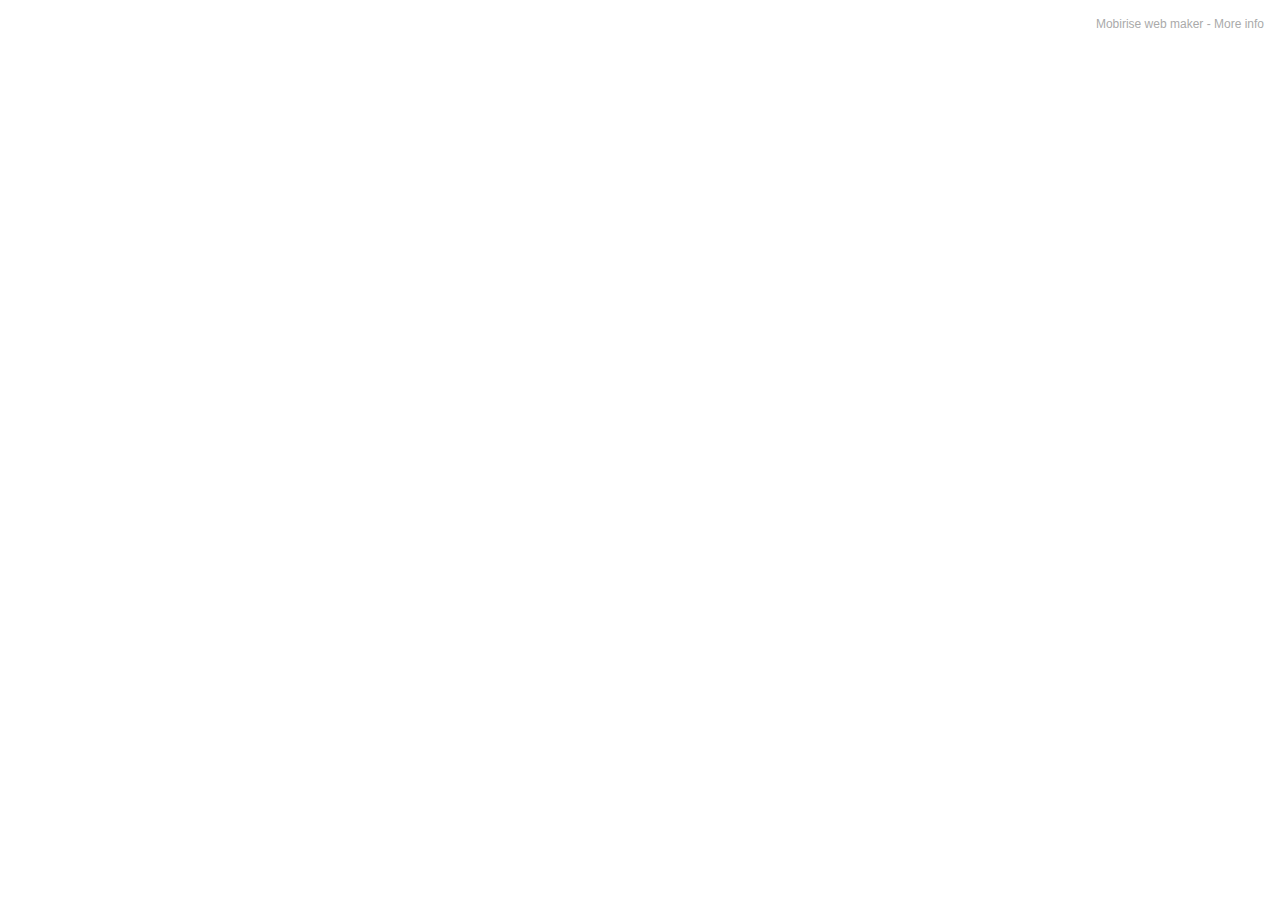
<file: page2.html>
<!DOCTYPE html>
<html  >
<head>
  <!-- Site made with Mobirise Website Builder v5.1.4, https://mobirise.com -->
  <meta charset="UTF-8">
  <meta http-equiv="X-UA-Compatible" content="IE=edge">
  <meta name="generator" content="Mobirise v5.1.4, mobirise.com">
  <meta name="viewport" content="width=device-width, initial-scale=1, minimum-scale=1">
  <link rel="shortcut icon" href="assets/images/logo5.png" type="image/x-icon">
  <meta name="description" content="">
  
  
  <title>Page 2</title>
  <link rel="stylesheet" href="assets/tether/tether.min.css">
  <link rel="stylesheet" href="assets/bootstrap/css/bootstrap.min.css">
  <link rel="stylesheet" href="assets/bootstrap/css/bootstrap-grid.min.css">
  <link rel="stylesheet" href="assets/bootstrap/css/bootstrap-reboot.min.css">
  <link rel="stylesheet" href="assets/theme/css/style.css">
  <link rel="preload" as="style" href="assets/mobirise/css/mbr-additional.css"><link rel="stylesheet" href="assets/mobirise/css/mbr-additional.css" type="text/css">
  
  
  
  
</head>
<body>
  
  <section style="background-color: #fff; font-family: -apple-system, BlinkMacSystemFont, 'Segoe UI', 'Roboto', 'Helvetica Neue', Arial, sans-serif; color:#aaa; font-size:12px; padding: 0; align-items: center; display: flex;"><a href="https://mobirise.site/k" style="flex: 1 1; height: 3rem; padding-left: 1rem;"></a><p style="flex: 0 0 auto; margin:0; padding-right:1rem;">Mobirise web maker - <a href="https://mobirise.site/p" style="color:#aaa;">More info</a></p></section><script src="assets/web/assets/jquery/jquery.min.js"></script>  <script src="assets/popper/popper.min.js"></script>  <script src="assets/tether/tether.min.js"></script>  <script src="assets/bootstrap/js/bootstrap.min.js"></script>  <script src="assets/smoothscroll/smooth-scroll.js"></script>  <script src="assets/theme/js/script.js"></script>  
  
  
</body>
</html>
</file>
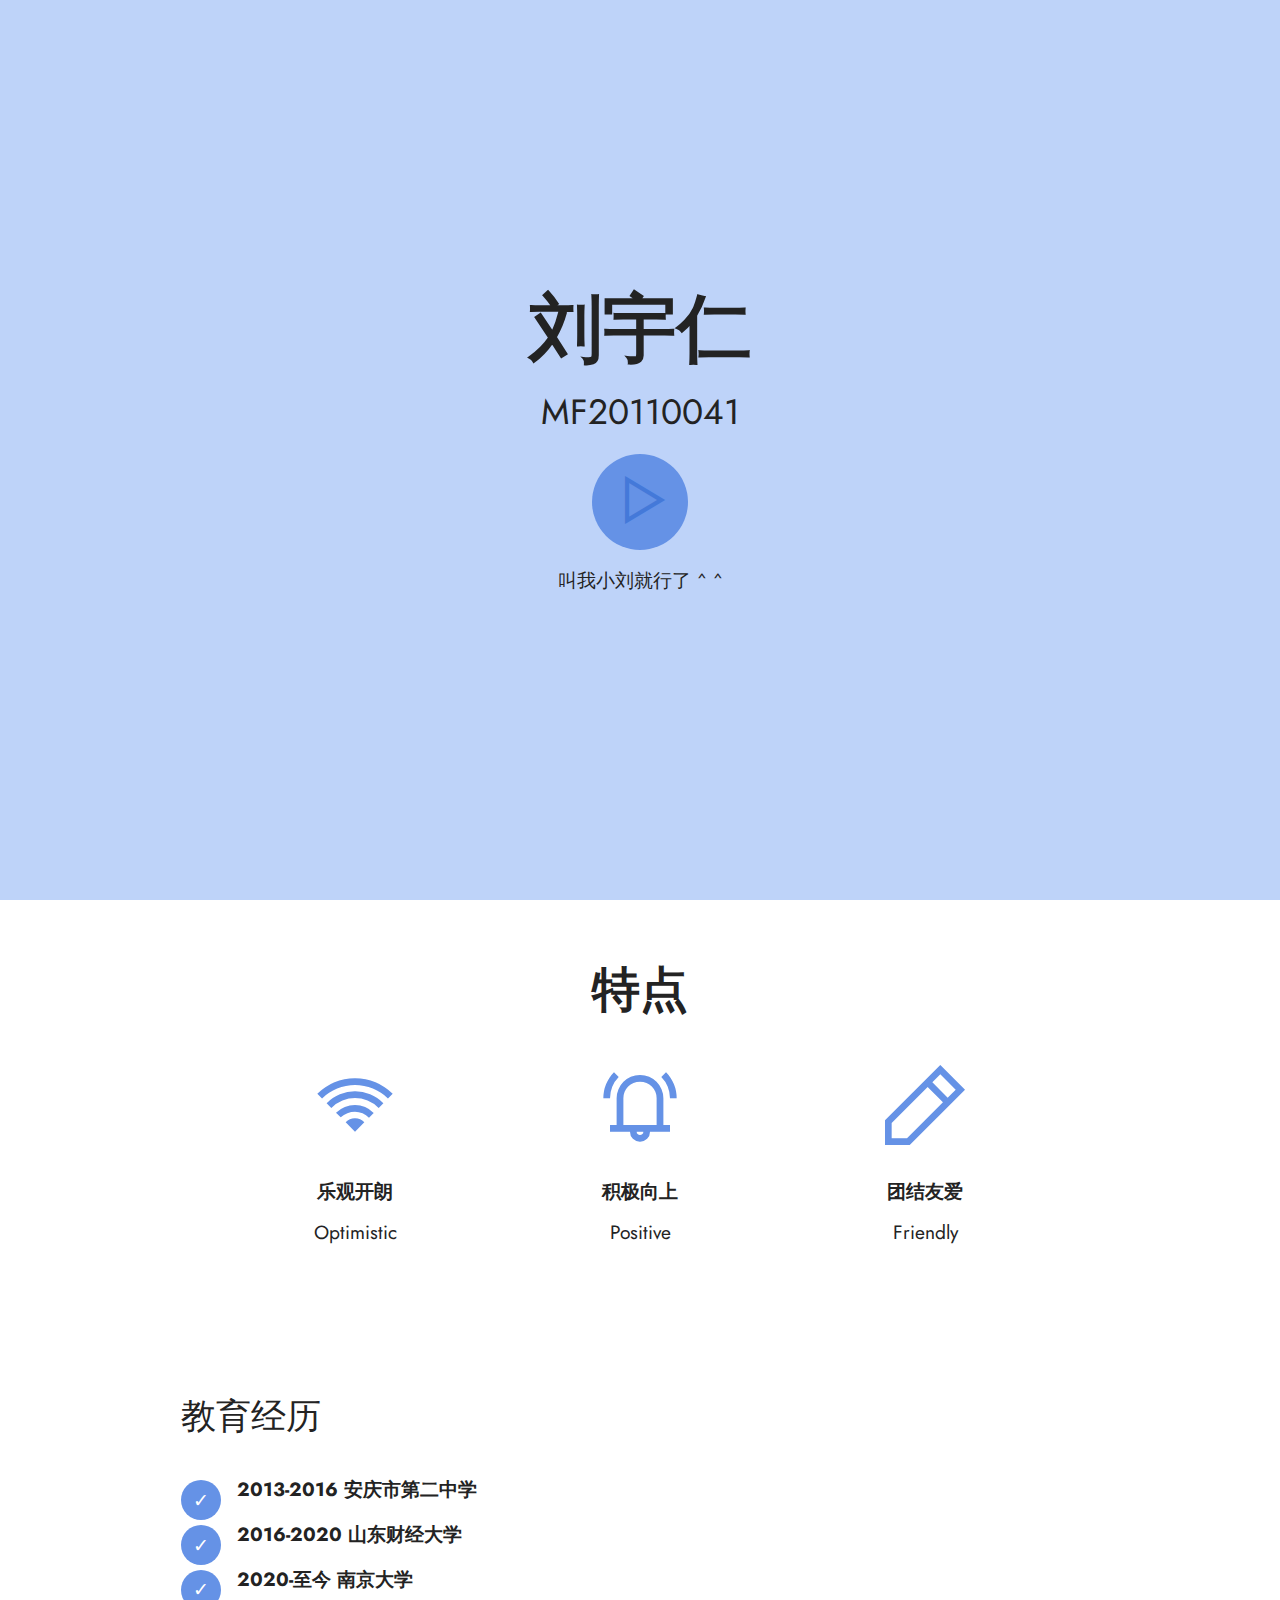
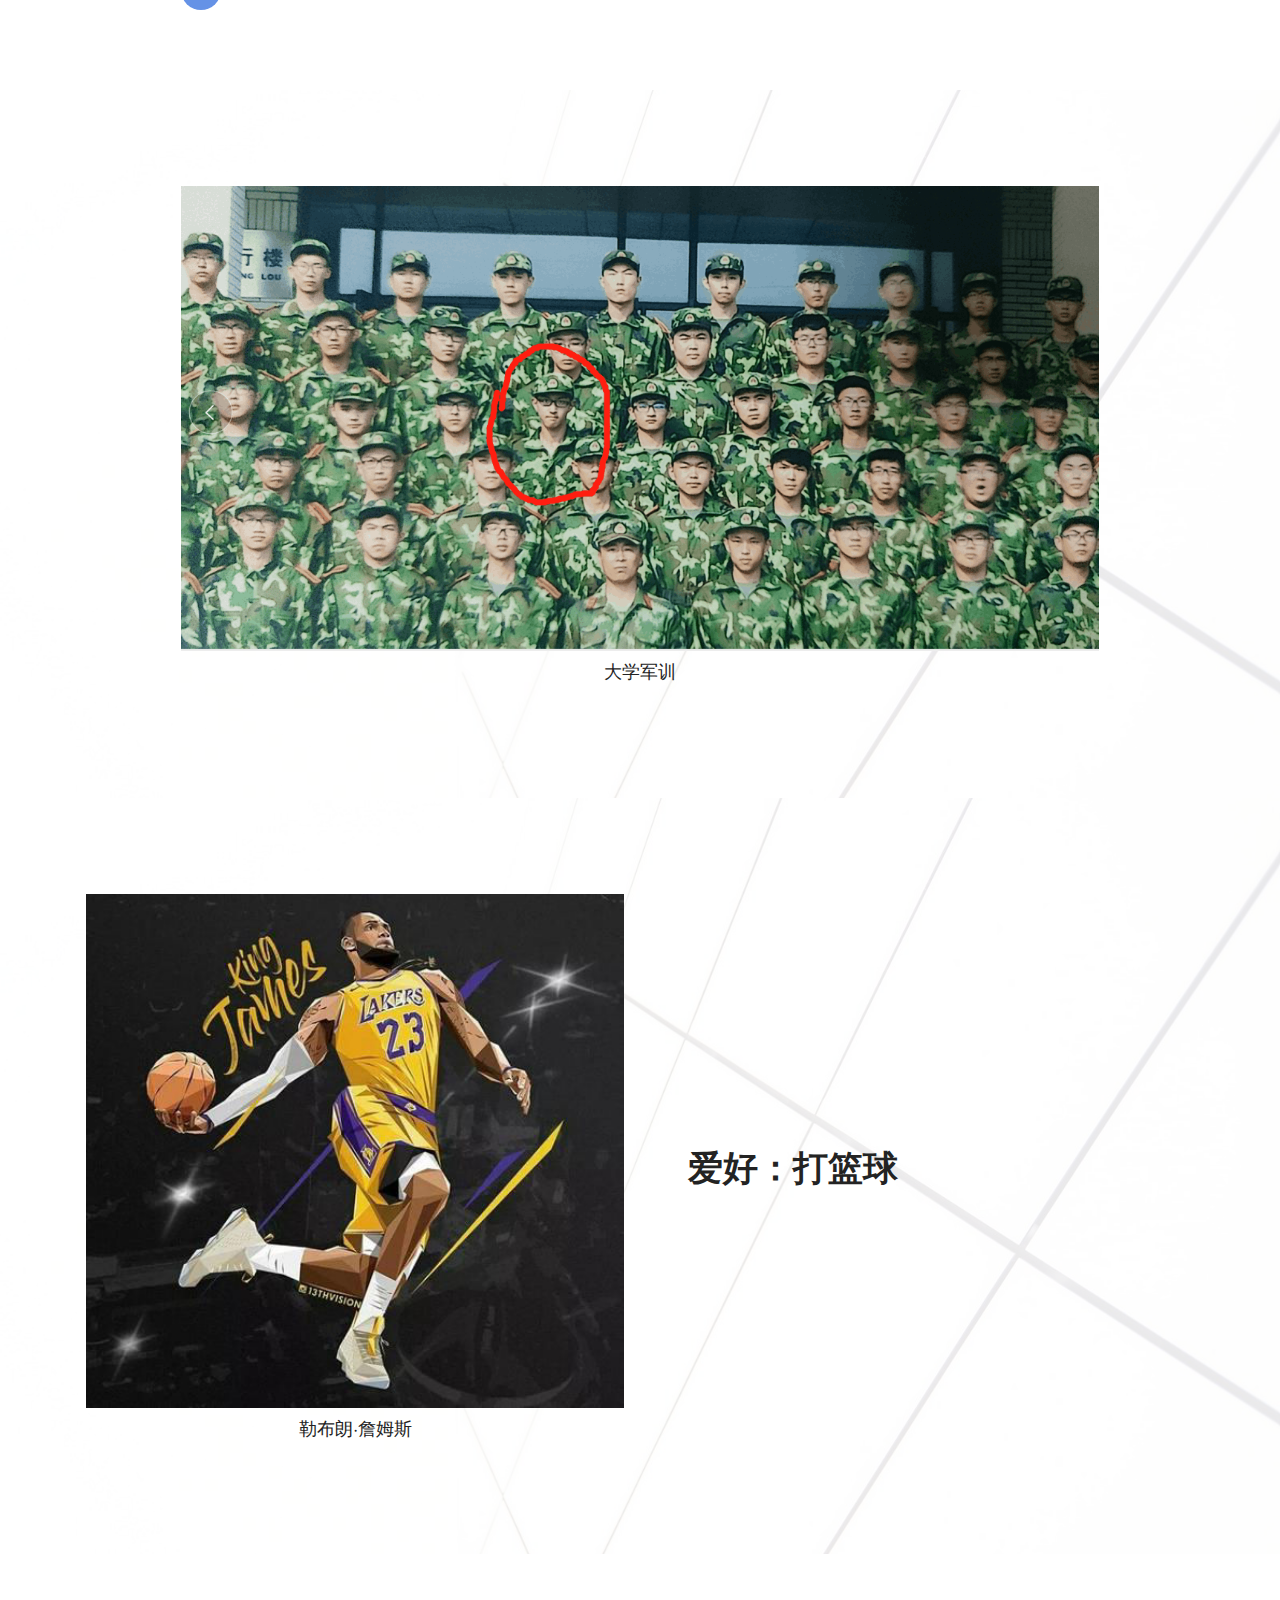
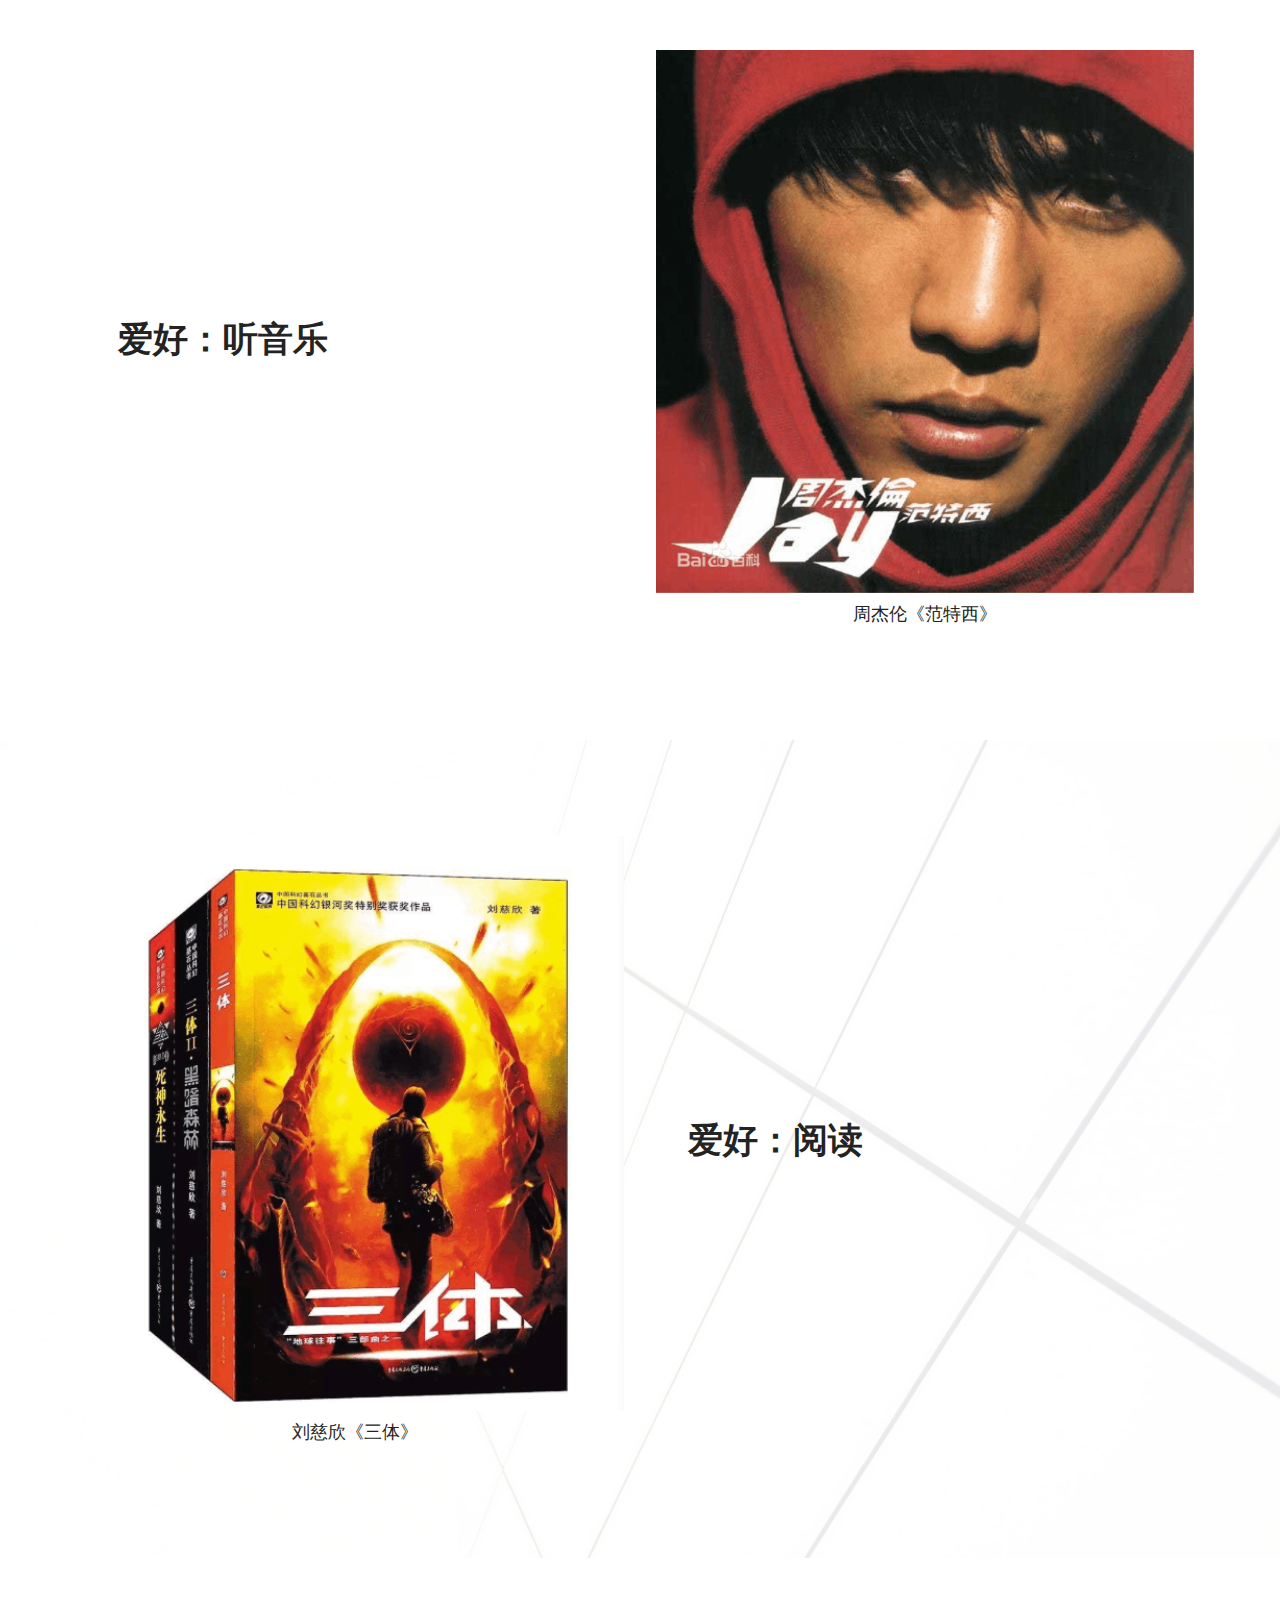
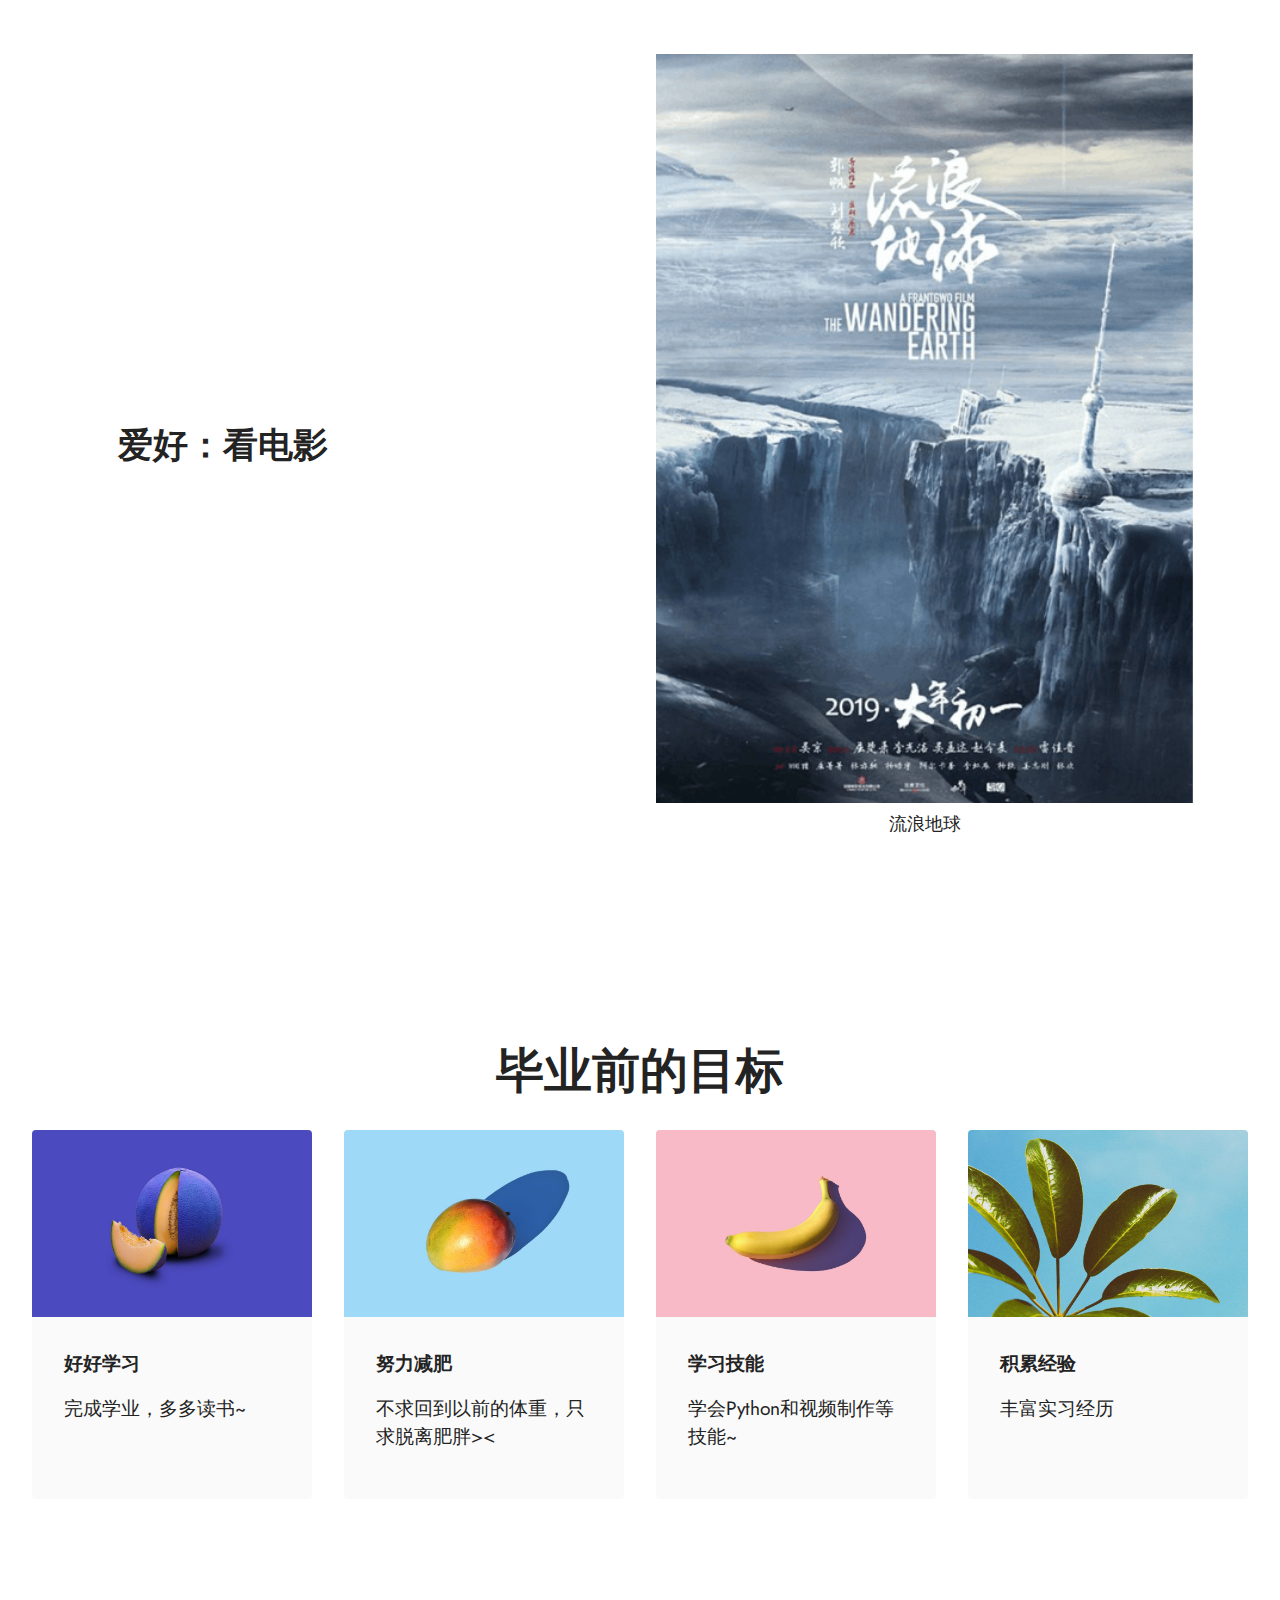
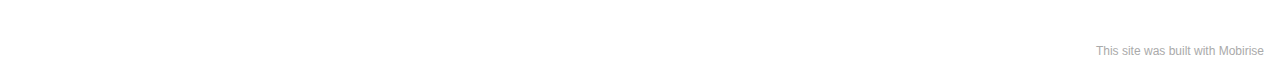
<file: page3.html>
<!DOCTYPE html>
<html  >
<head>
  <!-- Site made with Mobirise Website Builder v5.1.4, https://mobirise.com -->
  <meta charset="UTF-8">
  <meta http-equiv="X-UA-Compatible" content="IE=edge">
  <meta name="generator" content="Mobirise v5.1.4, mobirise.com">
  <meta name="viewport" content="width=device-width, initial-scale=1, minimum-scale=1">
  <link rel="shortcut icon" href="assets/images/logo5.png" type="image/x-icon">
  <meta name="description" content="">
  
  
  <title>Page 3</title>
  <link rel="stylesheet" href="assets/web/assets/mobirise-icons2/mobirise2.css">
  <link rel="stylesheet" href="assets/tether/tether.min.css">
  <link rel="stylesheet" href="assets/bootstrap/css/bootstrap.min.css">
  <link rel="stylesheet" href="assets/bootstrap/css/bootstrap-grid.min.css">
  <link rel="stylesheet" href="assets/bootstrap/css/bootstrap-reboot.min.css">
  <link rel="stylesheet" href="assets/theme/css/style.css">
  <link rel="preload" as="style" href="assets/mobirise/css/mbr-additional.css"><link rel="stylesheet" href="assets/mobirise/css/mbr-additional.css" type="text/css">
  
  
  
  
</head>
<body>
  
  <section class="header17 cid-sbeCXh5xZ0 mbr-fullscreen" id="header17-1g">

    

    

    <div class="align-center container">
        <div class="row justify-content-md-center">
            <div class="col-md-10">
                <h1 class="mbr-section-title mb-3 mbr-fonts-style display-1">
                    <strong>刘宇仁</strong></h1>
                <p class="mbr-text mb-3 mbr-fonts-style display-5">
                    MF20110041</p>
                <div class="mbr-media mb-3 show-modal" data-modal=".modalWindow">
                    <div class="icon-wrapper">
                        <a href="page1.html#features1-y"><span class="mbr-iconfont mobi-mbri-play mobi-mbri" style="color: rgb(68, 121, 217); fill: rgb(68, 121, 217);"></span></a>
                    </div>
                </div>
                <p class="icon-description mb-3 mbr-fonts-style display-7">叫我小刘就行了 ^ ^</p>
            </div>
        </div>
    </div>
    <div>
        <div class="modalWindow" style="display: none;">
            <div class="modalWindow-container">
                <div class="modalWindow-video-container">
                    <div class="modalWindow-video">
                        <iframe width="100%" height="100%" frameborder="0" allowfullscreen="1" data-src="https://www.youtube.com/watch?v=36YgDDJ7XSc"></iframe>
                    </div>
                    <a class="close" role="button" data-dismiss="modal">
                        <span aria-hidden="true" class="mbr-iconfont mobi-mbri-close mobi-mbri closeModal"></span>
                        <span class="sr-only">Close</span>
                    </a>
                </div>
            </div>
        </div>
    </div>
</section>

<section class="features24 cid-sbeCXhU8Bd" id="features1-1h">
    

    
    <div class="container">
        <div class="row">
            <div class="col-12">
                <h3 class="mbr-section-title mbr-fonts-style align-center mb-0 display-2"><strong>特点</strong></h3>
                
            </div>
            <div class="card col-12 col-md-6 col-lg-3">
                <div class="card-wrapper">
                    <div class="card-box align-center">
                        <div class="iconfont-wrapper">
                            <span class="mbr-iconfont mobi-mbri-wifi mobi-mbri"></span>
                        </div>
                        <h5 class="card-title mbr-fonts-style display-7"><strong>乐观开朗</strong></h5>
                        <p class="card-text mbr-fonts-style display-7">Optimistic</p>
                    </div>
                </div>
            </div>
            <div class="card col-12 col-md-6 col-lg-3">
                <div class="card-wrapper">
                    <div class="card-box align-center">
                        <div class="iconfont-wrapper">
                            <span class="mbr-iconfont mobi-mbri-alert mobi-mbri"></span>
                        </div>
                        <h5 class="card-title mbr-fonts-style display-7"><strong>积极向上</strong></h5>
                        <p class="card-text mbr-fonts-style display-7">Positive</p>
                    </div>
                </div>
            </div>
            <div class="card col-12 col-md-6 col-lg-3">
                <div class="card-wrapper">
                    <div class="card-box align-center">
                        <div class="iconfont-wrapper">
                            <span class="mbr-iconfont mobi-mbri-edit-2 mobi-mbri"></span>
                        </div>
                        <h5 class="card-title mbr-fonts-style display-7"><strong>团结友爱</strong></h5>
                        <p class="card-text mbr-fonts-style display-7">Friendly</p>
                    </div>
                </div>
            </div>
            
        </div>
    </div>
</section>

<section class="content8 cid-sbeCXiBQt6" id="content8-1i">
    
    <div class="container">
        <div class="row justify-content-center">
            <div class="counter-container col-md-12 col-lg-10">
                <h4 class="mbr-section-title mbr-fonts-style mb-4 display-5">
                    教育经历</h4>
                <div class="mbr-text mbr-fonts-style display-7">
                    <ul>
                        <li><strong>2013-2016 安庆市第二中学&nbsp;</strong></li>
                        <li><strong>2016-2020 山东财经大学</strong></li>
                        <li><strong>2020-至今 南京大学</strong></li>
                    </ul>
                </div>
            </div>
        </div>
    </div>
</section>

<section class="image3 cid-sbeCXiWfq3" id="image3-1j">
    

    <div class="mbr-overlay" style="opacity: 0.7; background-color: rgb(255, 255, 255);">
    </div>

    <div class="container">
        <div class="row justify-content-center">
            <div class="col-12 col-lg-10">
                <div class="image-wrapper">
                    <img src="assets/images/1-1236x627.png" alt="Mobirise">
                    <p class="mbr-description mbr-fonts-style mt-2 align-center display-4">大学军训<br></p>
                </div>
            </div>
        </div>
    </div>
</section>

<section class="image1 cid-sbeCXjo0T5" id="image1-1k">
    

    <div class="mbr-overlay" style="opacity: 0.7; background-color: rgb(255, 255, 255);">
    </div>

    <div class="container">
        <div class="row align-items-center">
            <div class="col-12 col-lg-6">
                <div class="image-wrapper">
                    <img src="assets/images/-500x478.jpg" alt="Mobirise">
                    <p class="mbr-description mbr-fonts-style pt-2 align-center display-4">勒布朗·詹姆斯</p>
                </div>
            </div>
            <div class="col-12 col-lg">
                <div class="text-wrapper">
                    <h3 class="mbr-section-title mbr-fonts-style mb-3 display-5">
                        <strong>爱好：打篮球</strong></h3>
                    
                </div>
            </div>
        </div>
    </div>
</section>

<section class="image2 cid-sbeCXjTDC1 mbr-parallax-background" id="image2-1l">
    

    <div class="mbr-overlay" style="opacity: 0.7; background-color: rgb(255, 255, 255);">
    </div>

    <div class="container">
        <div class="row align-items-center">
            <div class="col-12 col-lg-6">
                <div class="image-wrapper">
                    <img src="assets/images/-20200921164533-749x756.png" alt="Mobirise">
                    <p class="mbr-description mbr-fonts-style mt-2 align-center display-4">
                        周杰伦《范特西》</p>
                </div>
            </div>
            <div class="col-12 col-lg">
                <div class="text-wrapper">
                    <h3 class="mbr-section-title mbr-fonts-style mb-3 display-5">
                        <strong>爱好：听音乐</strong></h3>
                    
                </div>
            </div>
        </div>
    </div>
</section>

<section class="image1 cid-sbeCXkuWqI" id="image1-1m">
    

    <div class="mbr-overlay" style="opacity: 0.7; background-color: rgb(255, 255, 255);">
    </div>

    <div class="container">
        <div class="row align-items-center">
            <div class="col-12 col-lg-6">
                <div class="image-wrapper">
                    <img src="assets/images/-20200921165010-516x552.png" alt="Mobirise">
                    <p class="mbr-description mbr-fonts-style pt-2 align-center display-4">
                    刘慈欣《三体》</p>
                </div>
            </div>
            <div class="col-12 col-lg">
                <div class="text-wrapper">
                    <h3 class="mbr-section-title mbr-fonts-style mb-3 display-5">
                        <strong>爱好：阅读</strong></h3>
                    
                </div>
            </div>
        </div>
    </div>
</section>

<section class="image2 cid-sbeCXkW8Vh mbr-parallax-background" id="image2-1n">
    

    <div class="mbr-overlay" style="opacity: 0.7; background-color: rgb(255, 255, 255);">
    </div>

    <div class="container">
        <div class="row align-items-center">
            <div class="col-12 col-lg-6">
                <div class="image-wrapper">
                    <img src="assets/images/-20200921165339-451x628.png" alt="Mobirise">
                    <p class="mbr-description mbr-fonts-style mt-2 align-center display-4">
                        流浪地球</p>
                </div>
            </div>
            <div class="col-12 col-lg">
                <div class="text-wrapper">
                    <h3 class="mbr-section-title mbr-fonts-style mb-3 display-5">
                        <strong>爱好：看电影</strong></h3>
                    
                </div>
            </div>
        </div>
    </div>
</section>

<section class="gallery3 cid-sbeCXlvZjl" id="gallery3-1o">
    
    
    <div class="container-fluid">
        <div class="mbr-section-head">
            <h4 class="mbr-section-title mbr-fonts-style align-center mb-0 display-2"><strong>毕业前的目标</strong></h4>
            
        </div>
        <div class="row mt-4">
            <div class="item features-image сol-12 col-md-6 col-lg-3">
                <div class="item-wrapper">
                    <div class="item-img">
                        <img src="assets/images/features1.jpg">
                    </div>
                    <div class="item-content">
                        <h5 class="item-title mbr-fonts-style display-7">
                            <strong>好好学习</strong></h5>
                        
                        <p class="mbr-text mbr-fonts-style mt-3 display-7">完成学业，多多读书~</p>
                    </div>
                    
                </div>
            </div>
            <div class="item features-image сol-12 col-md-6 col-lg-3">
                <div class="item-wrapper">
                    <div class="item-img">
                        <img src="assets/images/features2.jpg">
                    </div>
                    <div class="item-content">
                        <h5 class="item-title mbr-fonts-style display-7">
                            <strong>努力减肥</strong></h5>
                        
                        <p class="mbr-text mbr-fonts-style mt-3 display-7">不求回到以前的体重，只求脱离肥胖&gt;&lt;</p>
                    </div>
                    
                </div>
            </div>
            <div class="item features-image сol-12 col-md-6 col-lg-3">
                <div class="item-wrapper">
                    <div class="item-img">
                        <img src="assets/images/features3.jpg">
                    </div>
                    <div class="item-content">
                        <h5 class="item-title mbr-fonts-style display-7">
                            <strong>学习技能</strong></h5>
                        
                        <p class="mbr-text mbr-fonts-style mt-3 display-7">学会Python和视频制作等技能~</p>
                    </div>
                    
                </div>
            </div>
            <div class="item features-image сol-12 col-md-6 col-lg-3">
                <div class="item-wrapper">
                    <div class="item-img">
                        <img src="assets/images/features4.jpg" alt="" title="">
                    </div>
                    <div class="item-content">
                        <h5 class="item-title mbr-fonts-style display-7"><strong>积累经验</strong></h5>
                        
                        <p class="mbr-text mbr-fonts-style mt-3 display-7">丰富实习经历</p>
                    </div>
                    
                </div>
            </div>
        </div>
    </div>
</section><section style="background-color: #fff; font-family: -apple-system, BlinkMacSystemFont, 'Segoe UI', 'Roboto', 'Helvetica Neue', Arial, sans-serif; color:#aaa; font-size:12px; padding: 0; align-items: center; display: flex;"><a href="https://mobirise.site/o" style="flex: 1 1; height: 3rem; padding-left: 1rem;"></a><p style="flex: 0 0 auto; margin:0; padding-right:1rem;">This <a href="https://mobirise.site/e" style="color:#aaa;">site</a> was built with Mobirise</p></section><script src="assets/web/assets/jquery/jquery.min.js"></script>  <script src="assets/popper/popper.min.js"></script>  <script src="assets/tether/tether.min.js"></script>  <script src="assets/bootstrap/js/bootstrap.min.js"></script>  <script src="assets/smoothscroll/smooth-scroll.js"></script>  <script src="assets/playervimeo/vimeo_player.js"></script>  <script src="assets/parallax/jarallax.min.js"></script>  <script src="assets/theme/js/script.js"></script>  
  
  
</body>
</html>
</file>
<file: assets/web/assets/mobirise-icons2/mobirise2.css>
@font-face {
  font-family: 'Moririse2';
  font-display: swap;
  src:  url('mobirise2.eot?f2bix4');
  src:  url('mobirise2.eot?f2bix4#iefix') format('embedded-opentype'),
    url('mobirise2.ttf?f2bix4') format('truetype'),
    url('mobirise2.woff?f2bix4') format('woff'),
    url('mobirise2.svg?f2bix4#mobirise2') format('svg');
  font-weight: normal;
  font-style: normal;
}

[class^="mobi-"], [class*=" mobi-"] {
  /* use !important to prevent issues with browser extensions that change fonts */
  font-family: 'Moririse2' !important;
  speak: none;
  font-style: normal;
  font-weight: normal;
  font-variant: normal;
  text-transform: none;
  line-height: 1;

  /* Better Font Rendering =========== */
  -webkit-font-smoothing: antialiased;
  -moz-osx-font-smoothing: grayscale;
}

.mobi-mbri-add-submenu:before {
  content: "\e900";
}
.mobi-mbri-alert:before {
  content: "\e901";
}
.mobi-mbri-align-center:before {
  content: "\e902";
}
.mobi-mbri-align-justify:before {
  content: "\e903";
}
.mobi-mbri-align-left:before {
  content: "\e904";
}
.mobi-mbri-align-right:before {
  content: "\e905";
}
.mobi-mbri-android:before {
  content: "\e906";
}
.mobi-mbri-apple:before {
  content: "\e907";
}
.mobi-mbri-arrow-down:before {
  content: "\e908";
}
.mobi-mbri-arrow-next:before {
  content: "\e909";
}
.mobi-mbri-arrow-prev:before {
  content: "\e90a";
}
.mobi-mbri-arrow-up:before {
  content: "\e90b";
}
.mobi-mbri-bold:before {
  content: "\e90c";
}
.mobi-mbri-bookmark:before {
  content: "\e90d";
}
.mobi-mbri-bootstrap:before {
  content: "\e90e";
}
.mobi-mbri-briefcase:before {
  content: "\e90f";
}
.mobi-mbri-browse:before {
  content: "\e910";
}
.mobi-mbri-bulleted-list:before {
  content: "\e911";
}
.mobi-mbri-calendar:before {
  content: "\e912";
}
.mobi-mbri-camera:before {
  content: "\e913";
}
.mobi-mbri-cart-add:before {
  content: "\e914";
}
.mobi-mbri-cart-full:before {
  content: "\e915";
}
.mobi-mbri-cash:before {
  content: "\e916";
}
.mobi-mbri-change-style:before {
  content: "\e917";
}
.mobi-mbri-chat:before {
  content: "\e918";
}
.mobi-mbri-clock:before {
  content: "\e919";
}
.mobi-mbri-close:before {
  content: "\e91a";
}
.mobi-mbri-cloud:before {
  content: "\e91b";
}
.mobi-mbri-code:before {
  content: "\e91c";
}
.mobi-mbri-contact-form:before {
  content: "\e91d";
}
.mobi-mbri-credit-card:before {
  content: "\e91e";
}
.mobi-mbri-cursor-click:before {
  content: "\e91f";
}
.mobi-mbri-cust-feedback:before {
  content: "\e920";
}
.mobi-mbri-database:before {
  content: "\e921";
}
.mobi-mbri-delivery:before {
  content: "\e922";
}
.mobi-mbri-desktop:before {
  content: "\e923";
}
.mobi-mbri-devices:before {
  content: "\e924";
}
.mobi-mbri-down:before {
  content: "\e925";
}
.mobi-mbri-download-2:before {
  content: "\e926";
}
.mobi-mbri-download:before {
  content: "\e927";
}
.mobi-mbri-drag-n-drop-2:before {
  content: "\e928";
}
.mobi-mbri-drag-n-drop:before {
  content: "\e929";
}
.mobi-mbri-edit-2:before {
  content: "\e92a";
}
.mobi-mbri-edit:before {
  content: "\e92b";
}
.mobi-mbri-error:before {
  content: "\e92c";
}
.mobi-mbri-extension:before {
  content: "\e92d";
}
.mobi-mbri-features:before {
  content: "\e92e";
}
.mobi-mbri-file:before {
  content: "\e92f";
}
.mobi-mbri-flag:before {
  content: "\e930";
}
.mobi-mbri-folder:before {
  content: "\e931";
}
.mobi-mbri-gift:before {
  content: "\e932";
}
.mobi-mbri-github:before {
  content: "\e933";
}
.mobi-mbri-globe-2:before {
  content: "\e934";
}
.mobi-mbri-globe:before {
  content: "\e935";
}
.mobi-mbri-growing-chart:before {
  content: "\e936";
}
.mobi-mbri-hearth:before {
  content: "\e937";
}
.mobi-mbri-help:before {
  content: "\e938";
}
.mobi-mbri-home:before {
  content: "\e939";
}
.mobi-mbri-hot-cup:before {
  content: "\e93a";
}
.mobi-mbri-idea:before {
  content: "\e93b";
}
.mobi-mbri-image-gallery:before {
  content: "\e93c";
}
.mobi-mbri-image-slider:before {
  content: "\e93d";
}
.mobi-mbri-info:before {
  content: "\e93e";
}
.mobi-mbri-italic:before {
  content: "\e93f";
}
.mobi-mbri-key:before {
  content: "\e940";
}
.mobi-mbri-laptop:before {
  content: "\e941";
}
.mobi-mbri-layers:before {
  content: "\e942";
}
.mobi-mbri-left-right:before {
  content: "\e943";
}
.mobi-mbri-left:before {
  content: "\e944";
}
.mobi-mbri-letter:before {
  content: "\e945";
}
.mobi-mbri-like:before {
  content: "\e946";
}
.mobi-mbri-link:before {
  content: "\e947";
}
.mobi-mbri-lock:before {
  content: "\e948";
}
.mobi-mbri-login:before {
  content: "\e949";
}
.mobi-mbri-logout:before {
  content: "\e94a";
}
.mobi-mbri-magic-stick:before {
  content: "\e94b";
}
.mobi-mbri-map-pin:before {
  content: "\e94c";
}
.mobi-mbri-menu:before {
  content: "\e94d";
}
.mobi-mbri-mobile-2:before {
  content: "\e94e";
}
.mobi-mbri-mobile-horizontal:before {
  content: "\e94f";
}
.mobi-mbri-mobile:before {
  content: "\e950";
}
.mobi-mbri-mobirise:before {
  content: "\e951";
}
.mobi-mbri-more-horizontal:before {
  content: "\e952";
}
.mobi-mbri-more-vertical:before {
  content: "\e953";
}
.mobi-mbri-music:before {
  content: "\e954";
}
.mobi-mbri-new-file:before {
  content: "\e955";
}
.mobi-mbri-numbered-list:before {
  content: "\e956";
}
.mobi-mbri-opened-folder:before {
  content: "\e957";
}
.mobi-mbri-pages:before {
  content: "\e958";
}
.mobi-mbri-paper-plane:before {
  content: "\e959";
}
.mobi-mbri-paperclip:before {
  content: "\e95a";
}
.mobi-mbri-phone:before {
  content: "\e95b";
}
.mobi-mbri-photo:before {
  content: "\e95c";
}
.mobi-mbri-photos:before {
  content: "\e95d";
}
.mobi-mbri-pin:before {
  content: "\e95e";
}
.mobi-mbri-play:before {
  content: "\e95f";
}
.mobi-mbri-plus:before {
  content: "\e960";
}
.mobi-mbri-preview:before {
  content: "\e961";
}
.mobi-mbri-print:before {
  content: "\e962";
}
.mobi-mbri-protect:before {
  content: "\e963";
}
.mobi-mbri-question:before {
  content: "\e964";
}
.mobi-mbri-quote-left:before {
  content: "\e965";
}
.mobi-mbri-quote-right:before {
  content: "\e966";
}
.mobi-mbri-redo:before {
  content: "\e967";
}
.mobi-mbri-refresh:before {
  content: "\e968";
}
.mobi-mbri-responsive-2:before {
  content: "\e969";
}
.mobi-mbri-responsive:before {
  content: "\e96a";
}
.mobi-mbri-right:before {
  content: "\e96b";
}
.mobi-mbri-rocket:before {
  content: "\e96c";
}
.mobi-mbri-sad-face:before {
  content: "\e96d";
}
.mobi-mbri-sale:before {
  content: "\e96e";
}
.mobi-mbri-save:before {
  content: "\e96f";
}
.mobi-mbri-search:before {
  content: "\e970";
}
.mobi-mbri-setting-2:before {
  content: "\e971";
}
.mobi-mbri-setting-3:before {
  content: "\e972";
}
.mobi-mbri-setting:before {
  content: "\e973";
}
.mobi-mbri-share:before {
  content: "\e974";
}
.mobi-mbri-shopping-bag:before {
  content: "\e975";
}
.mobi-mbri-shopping-basket:before {
  content: "\e976";
}
.mobi-mbri-shopping-cart:before {
  content: "\e977";
}
.mobi-mbri-sites:before {
  content: "\e978";
}
.mobi-mbri-smile-face:before {
  content: "\e979";
}
.mobi-mbri-speed:before {
  content: "\e97a";
}
.mobi-mbri-star:before {
  content: "\e97b";
}
.mobi-mbri-success:before {
  content: "\e97c";
}
.mobi-mbri-sun:before {
  content: "\e97d";
}
.mobi-mbri-sun2:before {
  content: "\e97e";
}
.mobi-mbri-tablet-vertical:before {
  content: "\e97f";
}
.mobi-mbri-tablet:before {
  content: "\e980";
}
.mobi-mbri-target:before {
  content: "\e981";
}
.mobi-mbri-timer:before {
  content: "\e982";
}
.mobi-mbri-to-ftp:before {
  content: "\e983";
}
.mobi-mbri-to-local-drive:before {
  content: "\e984";
}
.mobi-mbri-touch-swipe:before {
  content: "\e985";
}
.mobi-mbri-touch:before {
  content: "\e986";
}
.mobi-mbri-trash:before {
  content: "\e987";
}
.mobi-mbri-underline:before {
  content: "\e988";
}
.mobi-mbri-undo:before {
  content: "\e989";
}
.mobi-mbri-unlink:before {
  content: "\e98a";
}
.mobi-mbri-unlock:before {
  content: "\e98b";
}
.mobi-mbri-up-down:before {
  content: "\e98c";
}
.mobi-mbri-up:before {
  content: "\e98d";
}
.mobi-mbri-update:before {
  content: "\e98e";
}
.mobi-mbri-upload-2:before {
  content: "\e98f";
}
.mobi-mbri-upload:before {
  content: "\e990";
}
.mobi-mbri-user-2:before {
  content: "\e991";
}
.mobi-mbri-user:before {
  content: "\e992";
}
.mobi-mbri-users:before {
  content: "\e993";
}
.mobi-mbri-video-play:before {
  content: "\e994";
}
.mobi-mbri-video:before {
  content: "\e995";
}
.mobi-mbri-watch:before {
  content: "\e996";
}
.mobi-mbri-website-theme-2:before {
  content: "\e997";
}
.mobi-mbri-website-theme:before {
  content: "\e998";
}
.mobi-mbri-wifi:before {
  content: "\e999";
}
.mobi-mbri-windows:before {
  content: "\e99a";
}
.mobi-mbri-zoom-in:before {
  content: "\e99b";
}
.mobi-mbri-zoom-out:before {
  content: "\e99c";
}
</file>
<file: assets/theme/css/style.css>
section {
  background-color: #ffffff;
}

body {
  font-style: normal;
  line-height: 1.5;
  font-weight: 400;
  color: #232323;
  position: relative;
}

section,
.container,
.container-fluid {
  position: relative;
  word-wrap: break-word;
}

a.mbr-iconfont:hover {
  text-decoration: none;
}

.article .lead p,
.article .lead ul,
.article .lead ol,
.article .lead pre,
.article .lead blockquote {
  margin-bottom: 0;
}

a {
  font-style: normal;
  font-weight: 400;
  cursor: pointer;
}

a, a:hover {
  text-decoration: none;
}

.mbr-section-title {
  font-style: normal;
  line-height: 1.3;
}

.mbr-section-subtitle {
  line-height: 1.3;
}

.mbr-text {
  font-style: normal;
  line-height: 1.7;
}

h1,
h2,
h3,
h4,
h5,
h6,
.display-1,
.display-2,
.display-4,
.display-5,
.display-7,
span,
p,
a {
  line-height: 1;
  word-break: break-word;
  word-wrap: break-word;
  font-weight: 400;
}

b,
strong {
  font-weight: bold;
}

input:-webkit-autofill, input:-webkit-autofill:hover, input:-webkit-autofill:focus, input:-webkit-autofill:active {
  transition-delay: 9999s;
  transition-property: background-color, color;
}

textarea[type="hidden"] {
  display: none;
}

section {
  background-position: 50% 50%;
  background-repeat: no-repeat;
  background-size: cover;
}

section .mbr-background-video,
section .mbr-background-video-preview {
  position: absolute;
  bottom: 0;
  left: 0;
  right: 0;
  top: 0;
}

.hidden {
  visibility: hidden;
}

.mbr-z-index20 {
  z-index: 20;
}

/*! Base colors */
.mbr-white {
  color: #ffffff;
}

.mbr-black {
  color: #111111;
}

.mbr-bg-white {
  background-color: #ffffff;
}

.mbr-bg-black {
  background-color: #000000;
}

/*! Text-aligns */
.align-left {
  text-align: left;
}

.align-center {
  text-align: center;
}

.align-right {
  text-align: right;
}

/*! Font-weight  */
.mbr-light {
  font-weight: 300;
}

.mbr-regular {
  font-weight: 400;
}

.mbr-semibold {
  font-weight: 500;
}

.mbr-bold {
  font-weight: 700;
}

/*! Media  */
.media-content {
  flex-basis: 100%;
}

.media-container-row {
  display: flex;
  flex-direction: row;
  flex-wrap: wrap;
  justify-content: center;
  align-content: center;
  align-items: start;
}

.media-container-row .media-size-item {
  width: 400px;
}

.media-container-column {
  display: flex;
  flex-direction: column;
  flex-wrap: wrap;
  justify-content: center;
  align-content: center;
  align-items: stretch;
}

.media-container-column > * {
  width: 100%;
}

@media (min-width: 992px) {
  .media-container-row {
    flex-wrap: nowrap;
  }
}

figure {
  margin-bottom: 0;
  overflow: hidden;
}

figure[mbr-media-size] {
  transition: width 0.1s;
}

img,
iframe {
  display: block;
  width: 100%;
}

.card {
  background-color: transparent;
  border: none;
}

.card-box {
  width: 100%;
}

.card-img {
  text-align: center;
  flex-shrink: 0;
  -webkit-flex-shrink: 0;
}

.media {
  max-width: 100%;
  margin: 0 auto;
}

.mbr-figure {
  align-self: center;
}

.media-container > div {
  max-width: 100%;
}

.mbr-figure img,
.card-img img {
  width: 100%;
}

@media (max-width: 991px) {
  .media-size-item {
    width: auto !important;
  }
  .media {
    width: auto;
  }
  .mbr-figure {
    width: 100% !important;
  }
}

/*! Buttons */
.mbr-section-btn {
  margin-left: -0.6rem;
  margin-right: -0.6rem;
  font-size: 0;
}

.btn {
  font-weight: 600;
  border-width: 1px;
  font-style: normal;
  margin: 0.6rem 0.6rem;
  white-space: normal;
  transition: all 0.2s ease-in-out;
  display: inline-flex;
  align-items: center;
  justify-content: center;
  word-break: break-word;
}

.btn-sm {
  font-weight: 600;
  letter-spacing: 0px;
  transition: all 0.3s ease-in-out;
}

.btn-md {
  font-weight: 600;
  letter-spacing: 0px;
  transition: all 0.3s ease-in-out;
}

.btn-lg {
  font-weight: 600;
  letter-spacing: 0px;
  transition: all 0.3s ease-in-out;
}

.btn-form {
  margin: 0;
}

.btn-form:hover {
  cursor: pointer;
}

nav .mbr-section-btn {
  margin-left: 0rem;
  margin-right: 0rem;
}

/*! Btn icon margin */
.btn .mbr-iconfont,
.btn.btn-sm .mbr-iconfont {
  order: 1;
  cursor: pointer;
  margin-left: 0.5rem;
  vertical-align: sub;
}

.btn.btn-md .mbr-iconfont,
.btn.btn-md .mbr-iconfont {
  margin-left: 0.8rem;
}

.mbr-regular {
  font-weight: 400;
}

.mbr-semibold {
  font-weight: 500;
}

.mbr-bold {
  font-weight: 700;
}

[type="submit"] {
  -webkit-appearance: none;
}

/*! Full-screen */
.mbr-fullscreen .mbr-overlay {
  min-height: 100vh;
}

.mbr-fullscreen {
  display: flex;
  display: -moz-flex;
  display: -ms-flex;
  display: -o-flex;
  align-items: center;
  min-height: 100vh;
  padding-top: 3rem;
  padding-bottom: 3rem;
}

/*! Map */
.map {
  height: 25rem;
  position: relative;
}

.map iframe {
  width: 100%;
  height: 100%;
}

/*! Scroll to top arrow */
.mbr-arrow-up {
  bottom: 25px;
  right: 90px;
  position: fixed;
  text-align: right;
  z-index: 5000;
  color: #ffffff;
  font-size: 32px;
}

.mbr-arrow-up a {
  background: rgba(0, 0, 0, 0.2);
  border-radius: 50%;
  color: #fff;
  display: inline-block;
  height: 60px;
  width: 60px;
  outline-style: none !important;
  position: relative;
  text-decoration: none;
  transition: all 0.3s ease-in-out;
  cursor: pointer;
  text-align: center;
}

.mbr-arrow-up a:hover {
  background-color: rgba(0, 0, 0, 0.4);
}

.mbr-arrow-up a i {
  line-height: 60px;
}

.mbr-arrow-up-icon {
  display: block;
  color: #fff;
}

.mbr-arrow-up-icon::before {
  content: "\203a";
  display: inline-block;
  font-family: serif;
  font-size: 32px;
  line-height: 1;
  font-style: normal;
  position: relative;
  top: 6px;
  left: -4px;
  -webkit-transform: rotate(-90deg);
          transform: rotate(-90deg);
}

/*! Arrow Down */
.mbr-arrow {
  position: absolute;
  bottom: 45px;
  left: 50%;
  width: 60px;
  height: 60px;
  cursor: pointer;
  background-color: rgba(80, 80, 80, 0.5);
  border-radius: 50%;
  -webkit-transform: translateX(-50%);
          transform: translateX(-50%);
}

@media (max-width: 767px) {
  .mbr-arrow {
    display: none;
  }
}

.mbr-arrow > a {
  display: inline-block;
  text-decoration: none;
  outline-style: none;
  -webkit-animation: arrowdown 1.7s ease-in-out infinite;
          animation: arrowdown 1.7s ease-in-out infinite;
  color: #ffffff;
}

.mbr-arrow > a > i {
  position: absolute;
  top: -2px;
  left: 15px;
  font-size: 2rem;
}

#scrollToTop a i::before {
  content: "";
  position: absolute;
  display: block;
  border-bottom: 3px solid #fff;
  border-left: 3px solid #fff;
  width: 40%;
  height: 40%;
  left: 50%;
  top: 50%;
  -webkit-transform: rotate(135deg);
  transform: translateY(-30%) translateX(-50%) rotate(135deg);
}

@keyframes arrowdown {
  0% {
    -webkit-transform: translateY(0px);
            transform: translateY(0px);
  }
  50% {
    -webkit-transform: translateY(-5px);
            transform: translateY(-5px);
  }
  100% {
    -webkit-transform: translateY(0px);
            transform: translateY(0px);
  }
}

@-webkit-keyframes arrowdown {
  0% {
    -webkit-transform: translateY(0px);
            transform: translateY(0px);
  }
  50% {
    -webkit-transform: translateY(-5px);
            transform: translateY(-5px);
  }
  100% {
    -webkit-transform: translateY(0px);
            transform: translateY(0px);
  }
}

@media (max-width: 500px) {
  .mbr-arrow-up {
    left: 50%;
    right: auto;
  }
}

/*Gradients animation*/
@keyframes gradient-animation {
  from {
    background-position: 0% 100%;
    -webkit-animation-timing-function: ease-in-out;
            animation-timing-function: ease-in-out;
  }
  to {
    background-position: 100% 0%;
    -webkit-animation-timing-function: ease-in-out;
            animation-timing-function: ease-in-out;
  }
}

@-webkit-keyframes gradient-animation {
  from {
    background-position: 0% 100%;
    -webkit-animation-timing-function: ease-in-out;
            animation-timing-function: ease-in-out;
  }
  to {
    background-position: 100% 0%;
    -webkit-animation-timing-function: ease-in-out;
            animation-timing-function: ease-in-out;
  }
}

.bg-gradient {
  background-size: 200% 200%;
  animation: gradient-animation 5s infinite alternate;
  -webkit-animation: gradient-animation 5s infinite alternate;
}

.menu .navbar-brand {
  display: -webkit-flex;
}

.menu .navbar-brand span {
  display: flex;
  display: -webkit-flex;
}

.menu .navbar-brand .navbar-caption-wrap {
  display: -webkit-flex;
}

.menu .navbar-brand .navbar-logo img {
  display: -webkit-flex;
}

@media (min-width: 768px) and (max-width: 991px) {
  .menu .navbar-toggleable-sm .navbar-nav {
    display: -ms-flexbox;
  }
}

@media (max-width: 991px) {
  .menu .navbar-collapse {
    max-height: 93.5vh;
  }
  .menu .navbar-collapse.show {
    overflow: auto;
  }
}

@media (min-width: 992px) {
  .menu .navbar-nav.nav-dropdown {
    display: -webkit-flex;
  }
  .menu .navbar-toggleable-sm .navbar-collapse {
    display: -webkit-flex !important;
  }
  .menu .collapsed .navbar-collapse {
    max-height: 93.5vh;
  }
  .menu .collapsed .navbar-collapse.show {
    overflow: auto;
  }
}

@media (max-width: 767px) {
  .menu .navbar-collapse {
    max-height: 80vh;
  }
}

.nav-link .mbr-iconfont {
  margin-right: .5rem;
}

.navbar {
  display: -webkit-flex;
  -webkit-flex-wrap: wrap;
  -webkit-align-items: center;
  -webkit-justify-content: space-between;
}

.navbar-collapse {
  -webkit-flex-basis: 100%;
  -webkit-flex-grow: 1;
  -webkit-align-items: center;
}

.nav-dropdown .link {
  padding: 0.667em 1.667em !important;
  margin: 0 !important;
}

.nav {
  display: -webkit-flex;
  -webkit-flex-wrap: wrap;
}

.row {
  display: -webkit-flex;
  -webkit-flex-wrap: wrap;
}

.justify-content-center {
  -webkit-justify-content: center;
}

.form-inline {
  display: -webkit-flex;
}

.card-wrapper {
  -webkit-flex: 1;
}

.carousel-control {
  z-index: 10;
  display: -webkit-flex;
}

.carousel-controls {
  display: -webkit-flex;
}

.media {
  display: -webkit-flex;
}

.form-group:focus {
  outline: none;
}

.jq-selectbox__select {
  padding: 7px 0;
  position: relative;
}

.jq-selectbox__dropdown {
  overflow: hidden;
  border-radius: 10px;
  position: absolute;
  top: 100%;
  left: 0 !important;
  width: 100% !important;
}

.jq-selectbox__trigger-arrow {
  right: 0;
  -webkit-transform: translateY(-50%);
          transform: translateY(-50%);
}

.jq-selectbox li {
  padding: 1.07em 0.5em;
}

input[type="range"] {
  padding-left: 0 !important;
  padding-right: 0 !important;
}

.modal-dialog,
.modal-content {
  height: 100%;
}

.modal-dialog .carousel-inner {
  height: calc(100vh - 1.75rem);
}

@media (max-width: 575px) {
  .modal-dialog .carousel-inner {
    height: calc(100vh - 1rem);
  }
}

.carousel-item {
  text-align: center;
}

.carousel-item img {
  margin: auto;
}

.navbar-toggler {
  align-self: flex-start;
  padding: 0.25rem 0.75rem;
  font-size: 1.25rem;
  line-height: 1;
  background: transparent;
  border: 1px solid transparent;
  border-radius: 0.25rem;
}

.navbar-toggler:focus,
.navbar-toggler:hover {
  text-decoration: none;
}

.navbar-toggler-icon {
  display: inline-block;
  width: 1.5em;
  height: 1.5em;
  vertical-align: middle;
  content: "";
  background: no-repeat center center;
  background-size: 100% 100%;
}

.navbar-toggler-left {
  position: absolute;
  left: 1rem;
}

.navbar-toggler-right {
  position: absolute;
  right: 1rem;
}

.card-img {
  width: auto;
}

.menu .navbar.collapsed:not(.beta-menu) {
  flex-direction: column;
}

.carousel-item.active,
.carousel-item-next,
.carousel-item-prev {
  display: flex;
}

.note-air-layout .dropup .dropdown-menu,
.note-air-layout .navbar-fixed-bottom .dropdown .dropdown-menu {
  bottom: initial !important;
}

html,
body {
  height: auto;
  min-height: 100vh;
}

.dropup .dropdown-toggle::after {
  display: none;
}

.form-asterisk {
  font-family: initial;
  position: absolute;
  top: -2px;
  font-weight: normal;
}

.form-control-label {
  position: relative;
  cursor: pointer;
  margin-bottom: 0.357em;
  padding: 0;
}

.alert {
  color: #ffffff;
  border-radius: 0;
  border: 0;
  font-size: 1.1rem;
  line-height: 1.5;
  margin-bottom: 1.875rem;
  padding: 1.25rem;
  position: relative;
  text-align: center;
}

.alert.alert-form::after {
  background-color: inherit;
  bottom: -7px;
  content: "";
  display: block;
  height: 14px;
  left: 50%;
  margin-left: -7px;
  position: absolute;
  -webkit-transform: rotate(45deg);
          transform: rotate(45deg);
  width: 14px;
}

.form-control {
  background-color: #ffffff;
  background-clip: border-box;
  color: #232323;
  line-height: 1rem !important;
  height: auto;
  padding: 0.6rem 1.2rem;
  transition: border-color 0.25s ease 0s;
  border: 1px solid transparent !important;
  border-radius: 4px;
  box-shadow: rgba(0, 0, 0, 0.07) 0px 1px 1px 0px, rgba(0, 0, 0, 0.07) 0px 1px 3px 0px, rgba(0, 0, 0, 0.03) 0px 0px 0px 1px;
}

.form-active .form-control:invalid {
  border-color: red;
}

form .row {
  margin-left: -0.6rem;
  margin-right: -0.6rem;
}

form .row [class*="col"] {
  padding-left: 0.6rem;
  padding-right: 0.6rem;
}

form .mbr-section-btn {
  margin: 0;
  padding-left: 0.6rem;
  padding-right: 0.6rem;
}

form .btn {
  display: flex;
  padding: 0.6rem 1.2rem;
  margin: 0;
}

form .form-check-input {
  margin-top: .5;
}

textarea.form-control {
  line-height: 1.5rem !important;
}

.form-group {
  margin-bottom: 1.2rem;
}

.form-control,
form .btn {
  min-height: 48px;
}

.form-control:focus {
  box-shadow: none;
}

:focus {
  outline: none;
}

.mbr-overlay {
  background-color: #000;
  bottom: 0;
  left: 0;
  opacity: 0.5;
  position: absolute;
  right: 0;
  top: 0;
  z-index: 0;
  pointer-events: none;
}

blockquote {
  font-style: italic;
  padding: 3rem;
  font-size: 1.09rem;
  position: relative;
  border-left: 3px solid;
}

ul,
ol,
pre,
blockquote {
  margin-bottom: 2.3125rem;
}

.mt-4 {
  margin-top: 2rem !important;
}

.mb-4 {
  margin-bottom: 2rem !important;
}

@media (min-width: 992px) {
  .container {
    padding-left: 16px;
    padding-right: 16px;
  }
  .row {
    margin-left: -16px;
    margin-right: -16px;
  }
  .row > [class*="col"] {
    padding-left: 16px;
    padding-right: 16px;
  }
}

@media (min-width: 768px) {
  .container-fluid {
    padding-left: 32px;
    padding-right: 32px;
  }
}

@media (min-width: 768px) and (max-width: 991px) {
  .mbr-container {
    padding-left: 32px;
    padding-right: 32px;
  }
}

@media (max-width: 767px) {
  .mbr-container {
    padding-left: 16px;
    padding-right: 16px;
  }
}

.card-wrapper,
.item-wrapper {
  overflow: hidden;
}

.app-video-wrapper > img {
  opacity: 1;
}
.engine {
	position: absolute;
	text-indent: -2400px;
	text-align: center;
	padding: 0;
	top: 0;
	left: -2400px;
}
</file>
<file: assets/mobirise/css/mbr-additional.css>
@import url(https://fonts.googleapis.com/css?family=Jost:100,200,300,400,500,600,700,800,900,100i,200i,300i,400i,500i,600i,700i,800i,900i&display=swap);





body {
  font-family: IBM Plex Sans;
}
.display-1 {
  font-family: 'Jost', sans-serif;
  font-size: 4.6rem;
  line-height: 1.1;
}
.display-1 > .mbr-iconfont {
  font-size: 5.75rem;
}
.display-2 {
  font-family: 'Jost', sans-serif;
  font-size: 3rem;
  line-height: 1.1;
}
.display-2 > .mbr-iconfont {
  font-size: 3.75rem;
}
.display-4 {
  font-family: 'Jost', sans-serif;
  font-size: 1.1rem;
  line-height: 1.5;
}
.display-4 > .mbr-iconfont {
  font-size: 1.375rem;
}
.display-5 {
  font-family: 'Jost', sans-serif;
  font-size: 2.2rem;
  line-height: 1.5;
}
.display-5 > .mbr-iconfont {
  font-size: 2.75rem;
}
.display-7 {
  font-family: 'Jost', sans-serif;
  font-size: 1.2rem;
  line-height: 1.5;
}
.display-7 > .mbr-iconfont {
  font-size: 1.5rem;
}
/* ---- Fluid typography for mobile devices ---- */
/* 1.4 - font scale ratio ( bootstrap == 1.42857 ) */
/* 100vw - current viewport width */
/* (48 - 20)  48 == 48rem == 768px, 20 == 20rem == 320px(minimal supported viewport) */
/* 0.65 - min scale variable, may vary */
@media (max-width: 992px) {
  .display-1 {
    font-size: 3.68rem;
  }
}
@media (max-width: 768px) {
  .display-1 {
    font-size: 3.22rem;
    font-size: calc( 2.26rem + (4.6 - 2.26) * ((100vw - 20rem) / (48 - 20)));
    line-height: calc( 1.1 * (2.26rem + (4.6 - 2.26) * ((100vw - 20rem) / (48 - 20))));
  }
  .display-2 {
    font-size: 2.4rem;
    font-size: calc( 1.7rem + (3 - 1.7) * ((100vw - 20rem) / (48 - 20)));
    line-height: calc( 1.3 * (1.7rem + (3 - 1.7) * ((100vw - 20rem) / (48 - 20))));
  }
  .display-4 {
    font-size: 0.88rem;
    font-size: calc( 1.0350000000000001rem + (1.1 - 1.0350000000000001) * ((100vw - 20rem) / (48 - 20)));
    line-height: calc( 1.4 * (1.0350000000000001rem + (1.1 - 1.0350000000000001) * ((100vw - 20rem) / (48 - 20))));
  }
  .display-5 {
    font-size: 1.76rem;
    font-size: calc( 1.42rem + (2.2 - 1.42) * ((100vw - 20rem) / (48 - 20)));
    line-height: calc( 1.4 * (1.42rem + (2.2 - 1.42) * ((100vw - 20rem) / (48 - 20))));
  }
  .display-7 {
    font-size: 0.96rem;
    font-size: calc( 1.07rem + (1.2 - 1.07) * ((100vw - 20rem) / (48 - 20)));
    line-height: calc( 1.4 * (1.07rem + (1.2 - 1.07) * ((100vw - 20rem) / (48 - 20))));
  }
}
/* Buttons */
.btn {
  padding: 0.6rem 1.2rem;
  border-radius: 4px;
}
.btn-sm {
  padding: 0.6rem 1.2rem;
  border-radius: 4px;
}
.btn-md {
  padding: 0.6rem 1.2rem;
  border-radius: 4px;
}
.btn-lg {
  padding: 1rem 2.6rem;
  border-radius: 4px;
}
.bg-primary {
  background-color: #6592e6 !important;
}
.bg-success {
  background-color: #40b0bf !important;
}
.bg-info {
  background-color: #47b5ed !important;
}
.bg-warning {
  background-color: #ffe161 !important;
}
.bg-danger {
  background-color: #ff9966 !important;
}
.btn-primary,
.btn-primary:active {
  background-color: #6592e6 !important;
  border-color: #6592e6 !important;
  color: #ffffff !important;
  box-shadow: 0 2px 2px 0 rgba(0, 0, 0, 0.2);
}
.btn-primary:hover,
.btn-primary:focus,
.btn-primary.focus,
.btn-primary.active {
  color: #ffffff !important;
  background-color: #2260d2 !important;
  border-color: #2260d2 !important;
  box-shadow: 0 2px 5px 0 rgba(0, 0, 0, 0.2);
}
.btn-primary.disabled,
.btn-primary:disabled {
  color: #ffffff !important;
  background-color: #2260d2 !important;
  border-color: #2260d2 !important;
}
.btn-secondary,
.btn-secondary:active {
  background-color: #ff6666 !important;
  border-color: #ff6666 !important;
  color: #ffffff !important;
  box-shadow: 0 2px 2px 0 rgba(0, 0, 0, 0.2);
}
.btn-secondary:hover,
.btn-secondary:focus,
.btn-secondary.focus,
.btn-secondary.active {
  color: #ffffff !important;
  background-color: #ff0f0f !important;
  border-color: #ff0f0f !important;
  box-shadow: 0 2px 5px 0 rgba(0, 0, 0, 0.2);
}
.btn-secondary.disabled,
.btn-secondary:disabled {
  color: #ffffff !important;
  background-color: #ff0f0f !important;
  border-color: #ff0f0f !important;
}
.btn-info,
.btn-info:active {
  background-color: #47b5ed !important;
  border-color: #47b5ed !important;
  color: #ffffff !important;
  box-shadow: 0 2px 2px 0 rgba(0, 0, 0, 0.2);
}
.btn-info:hover,
.btn-info:focus,
.btn-info.focus,
.btn-info.active {
  color: #ffffff !important;
  background-color: #148cca !important;
  border-color: #148cca !important;
  box-shadow: 0 2px 5px 0 rgba(0, 0, 0, 0.2);
}
.btn-info.disabled,
.btn-info:disabled {
  color: #ffffff !important;
  background-color: #148cca !important;
  border-color: #148cca !important;
}
.btn-success,
.btn-success:active {
  background-color: #40b0bf !important;
  border-color: #40b0bf !important;
  color: #ffffff !important;
  box-shadow: 0 2px 2px 0 rgba(0, 0, 0, 0.2);
}
.btn-success:hover,
.btn-success:focus,
.btn-success.focus,
.btn-success.active {
  color: #ffffff !important;
  background-color: #2a747e !important;
  border-color: #2a747e !important;
  box-shadow: 0 2px 5px 0 rgba(0, 0, 0, 0.2);
}
.btn-success.disabled,
.btn-success:disabled {
  color: #ffffff !important;
  background-color: #2a747e !important;
  border-color: #2a747e !important;
}
.btn-warning,
.btn-warning:active {
  background-color: #ffe161 !important;
  border-color: #ffe161 !important;
  color: #614f00 !important;
  box-shadow: 0 2px 2px 0 rgba(0, 0, 0, 0.2);
}
.btn-warning:hover,
.btn-warning:focus,
.btn-warning.focus,
.btn-warning.active {
  color: #0a0800 !important;
  background-color: #ffd10a !important;
  border-color: #ffd10a !important;
  box-shadow: 0 2px 5px 0 rgba(0, 0, 0, 0.2);
}
.btn-warning.disabled,
.btn-warning:disabled {
  color: #614f00 !important;
  background-color: #ffd10a !important;
  border-color: #ffd10a !important;
}
.btn-danger,
.btn-danger:active {
  background-color: #ff9966 !important;
  border-color: #ff9966 !important;
  color: #ffffff !important;
  box-shadow: 0 2px 2px 0 rgba(0, 0, 0, 0.2);
}
.btn-danger:hover,
.btn-danger:focus,
.btn-danger.focus,
.btn-danger.active {
  color: #ffffff !important;
  background-color: #ff5f0f !important;
  border-color: #ff5f0f !important;
  box-shadow: 0 2px 5px 0 rgba(0, 0, 0, 0.2);
}
.btn-danger.disabled,
.btn-danger:disabled {
  color: #ffffff !important;
  background-color: #ff5f0f !important;
  border-color: #ff5f0f !important;
}
.btn-white,
.btn-white:active {
  background-color: #fafafa !important;
  border-color: #fafafa !important;
  color: #7a7a7a !important;
  box-shadow: 0 2px 2px 0 rgba(0, 0, 0, 0.2);
}
.btn-white:hover,
.btn-white:focus,
.btn-white.focus,
.btn-white.active {
  color: #4f4f4f !important;
  background-color: #cfcfcf !important;
  border-color: #cfcfcf !important;
  box-shadow: 0 2px 5px 0 rgba(0, 0, 0, 0.2);
}
.btn-white.disabled,
.btn-white:disabled {
  color: #7a7a7a !important;
  background-color: #cfcfcf !important;
  border-color: #cfcfcf !important;
}
.btn-black,
.btn-black:active {
  background-color: #232323 !important;
  border-color: #232323 !important;
  color: #ffffff !important;
  box-shadow: 0 2px 2px 0 rgba(0, 0, 0, 0.2);
}
.btn-black:hover,
.btn-black:focus,
.btn-black.focus,
.btn-black.active {
  color: #ffffff !important;
  background-color: #000000 !important;
  border-color: #000000 !important;
  box-shadow: 0 2px 5px 0 rgba(0, 0, 0, 0.2);
}
.btn-black.disabled,
.btn-black:disabled {
  color: #ffffff !important;
  background-color: #000000 !important;
  border-color: #000000 !important;
}
.btn-primary-outline,
.btn-primary-outline:active {
  background-color: transparent !important;
  border-color: transparent;
  color: #6592e6;
}
.btn-primary-outline:hover,
.btn-primary-outline:focus,
.btn-primary-outline.focus,
.btn-primary-outline.active {
  color: #2260d2 !important;
  background-color: transparent!important;
  border-color: transparent!important;
  box-shadow: none!important;
}
.btn-primary-outline.disabled,
.btn-primary-outline:disabled {
  color: #ffffff !important;
  background-color: #6592e6 !important;
  border-color: #6592e6 !important;
}
.btn-secondary-outline,
.btn-secondary-outline:active {
  background-color: transparent !important;
  border-color: transparent;
  color: #ff6666;
}
.btn-secondary-outline:hover,
.btn-secondary-outline:focus,
.btn-secondary-outline.focus,
.btn-secondary-outline.active {
  color: #ff0f0f !important;
  background-color: transparent!important;
  border-color: transparent!important;
  box-shadow: none!important;
}
.btn-secondary-outline.disabled,
.btn-secondary-outline:disabled {
  color: #ffffff !important;
  background-color: #ff6666 !important;
  border-color: #ff6666 !important;
}
.btn-info-outline,
.btn-info-outline:active {
  background-color: transparent !important;
  border-color: transparent;
  color: #47b5ed;
}
.btn-info-outline:hover,
.btn-info-outline:focus,
.btn-info-outline.focus,
.btn-info-outline.active {
  color: #148cca !important;
  background-color: transparent!important;
  border-color: transparent!important;
  box-shadow: none!important;
}
.btn-info-outline.disabled,
.btn-info-outline:disabled {
  color: #ffffff !important;
  background-color: #47b5ed !important;
  border-color: #47b5ed !important;
}
.btn-success-outline,
.btn-success-outline:active {
  background-color: transparent !important;
  border-color: transparent;
  color: #40b0bf;
}
.btn-success-outline:hover,
.btn-success-outline:focus,
.btn-success-outline.focus,
.btn-success-outline.active {
  color: #2a747e !important;
  background-color: transparent!important;
  border-color: transparent!important;
  box-shadow: none!important;
}
.btn-success-outline.disabled,
.btn-success-outline:disabled {
  color: #ffffff !important;
  background-color: #40b0bf !important;
  border-color: #40b0bf !important;
}
.btn-warning-outline,
.btn-warning-outline:active {
  background-color: transparent !important;
  border-color: transparent;
  color: #ffe161;
}
.btn-warning-outline:hover,
.btn-warning-outline:focus,
.btn-warning-outline.focus,
.btn-warning-outline.active {
  color: #ffd10a !important;
  background-color: transparent!important;
  border-color: transparent!important;
  box-shadow: none!important;
}
.btn-warning-outline.disabled,
.btn-warning-outline:disabled {
  color: #614f00 !important;
  background-color: #ffe161 !important;
  border-color: #ffe161 !important;
}
.btn-danger-outline,
.btn-danger-outline:active {
  background-color: transparent !important;
  border-color: transparent;
  color: #ff9966;
}
.btn-danger-outline:hover,
.btn-danger-outline:focus,
.btn-danger-outline.focus,
.btn-danger-outline.active {
  color: #ff5f0f !important;
  background-color: transparent!important;
  border-color: transparent!important;
  box-shadow: none!important;
}
.btn-danger-outline.disabled,
.btn-danger-outline:disabled {
  color: #ffffff !important;
  background-color: #ff9966 !important;
  border-color: #ff9966 !important;
}
.btn-black-outline,
.btn-black-outline:active {
  background-color: transparent !important;
  border-color: transparent;
  color: #232323;
}
.btn-black-outline:hover,
.btn-black-outline:focus,
.btn-black-outline.focus,
.btn-black-outline.active {
  color: #000000 !important;
  background-color: transparent!important;
  border-color: transparent!important;
  box-shadow: none!important;
}
.btn-black-outline.disabled,
.btn-black-outline:disabled {
  color: #ffffff !important;
  background-color: #232323 !important;
  border-color: #232323 !important;
}
.btn-white-outline,
.btn-white-outline:active {
  background-color: transparent !important;
  border-color: transparent;
  color: #fafafa;
}
.btn-white-outline:hover,
.btn-white-outline:focus,
.btn-white-outline.focus,
.btn-white-outline.active {
  color: #cfcfcf !important;
  background-color: transparent!important;
  border-color: transparent!important;
  box-shadow: none!important;
}
.btn-white-outline.disabled,
.btn-white-outline:disabled {
  color: #7a7a7a !important;
  background-color: #fafafa !important;
  border-color: #fafafa !important;
}
.text-primary {
  color: #6592e6 !important;
}
.text-secondary {
  color: #ff6666 !important;
}
.text-success {
  color: #40b0bf !important;
}
.text-info {
  color: #47b5ed !important;
}
.text-warning {
  color: #ffe161 !important;
}
.text-danger {
  color: #ff9966 !important;
}
.text-white {
  color: #fafafa !important;
}
.text-black {
  color: #232323 !important;
}
a.text-primary:hover,
a.text-primary:focus,
a.text-primary.active {
  color: #205ac5 !important;
}
a.text-secondary:hover,
a.text-secondary:focus,
a.text-secondary.active {
  color: #ff0000 !important;
}
a.text-success:hover,
a.text-success:focus,
a.text-success.active {
  color: #266a73 !important;
}
a.text-info:hover,
a.text-info:focus,
a.text-info.active {
  color: #1283bc !important;
}
a.text-warning:hover,
a.text-warning:focus,
a.text-warning.active {
  color: #facb00 !important;
}
a.text-danger:hover,
a.text-danger:focus,
a.text-danger.active {
  color: #ff5500 !important;
}
a.text-white:hover,
a.text-white:focus,
a.text-white.active {
  color: #c7c7c7 !important;
}
a.text-black:hover,
a.text-black:focus,
a.text-black.active {
  color: #000000 !important;
}
a[class*="text-"]:not(.nav-link):not(.dropdown-item):not([role]) {
  position: relative;
  background-image: transparent;
  background-size: 10000px 2px;
  background-repeat: no-repeat;
  background-position: 0px 1.2em;
  background-position: -10000px 1.2em;
}
a[class*="text-"]:not(.nav-link):not(.dropdown-item):not([role]):hover {
  transition: background-position 2s ease-in-out;
  background-image: linear-gradient(currentColor 50%, currentColor 50%);
  background-position: 0px 1.2em;
}
.nav-tabs .nav-link.active {
  color: #6592e6;
}
.nav-tabs .nav-link:not(.active) {
  color: #232323;
}
.alert-success {
  background-color: #70c770;
}
.alert-info {
  background-color: #47b5ed;
}
.alert-warning {
  background-color: #ffe161;
}
.alert-danger {
  background-color: #ff9966;
}
.mbr-gallery-filter li.active .btn {
  background-color: #6592e6;
  border-color: #6592e6;
  color: #ffffff;
}
.mbr-gallery-filter li.active .btn:focus {
  box-shadow: none;
}
a,
a:hover {
  color: #6592e6;
}
.mbr-plan-header.bg-primary .mbr-plan-subtitle,
.mbr-plan-header.bg-primary .mbr-plan-price-desc {
  color: #ffffff;
}
.mbr-plan-header.bg-success .mbr-plan-subtitle,
.mbr-plan-header.bg-success .mbr-plan-price-desc {
  color: #a0d8df;
}
.mbr-plan-header.bg-info .mbr-plan-subtitle,
.mbr-plan-header.bg-info .mbr-plan-price-desc {
  color: #ffffff;
}
.mbr-plan-header.bg-warning .mbr-plan-subtitle,
.mbr-plan-header.bg-warning .mbr-plan-price-desc {
  color: #ffffff;
}
.mbr-plan-header.bg-danger .mbr-plan-subtitle,
.mbr-plan-header.bg-danger .mbr-plan-price-desc {
  color: #ffffff;
}
/* Scroll to top button*/
.scrollToTop_wraper {
  display: none;
}
.form-control {
  font-family: 'Jost', sans-serif;
  font-size: 1.1rem;
  line-height: 1.5;
  font-weight: 400;
}
.form-control > .mbr-iconfont {
  font-size: 1.375rem;
}
.form-control:hover,
.form-control:focus {
  box-shadow: rgba(0, 0, 0, 0.07) 0px 1px 1px 0px, rgba(0, 0, 0, 0.07) 0px 1px 3px 0px, rgba(0, 0, 0, 0.03) 0px 0px 0px 1px;
  border-color: #6592e6 !important;
}
.form-control:-webkit-input-placeholder {
  font-family: 'Jost', sans-serif;
  font-size: 1.1rem;
  line-height: 1.5;
  font-weight: 400;
}
.form-control:-webkit-input-placeholder > .mbr-iconfont {
  font-size: 1.375rem;
}
blockquote {
  border-color: #6592e6;
}
/* Forms */
.jq-selectbox li:hover,
.jq-selectbox li.selected {
  background-color: #6592e6;
  color: #ffffff;
}
.jq-number__spin {
  transition: 0.25s ease;
}
.jq-number__spin:hover {
  border-color: #6592e6;
}
.jq-selectbox .jq-selectbox__trigger-arrow,
.jq-number__spin.minus:after,
.jq-number__spin.plus:after {
  transition: 0.4s;
  border-top-color: #353535;
  border-bottom-color: #353535;
}
.jq-selectbox:hover .jq-selectbox__trigger-arrow,
.jq-number__spin.minus:hover:after,
.jq-number__spin.plus:hover:after {
  border-top-color: #6592e6;
  border-bottom-color: #6592e6;
}
.xdsoft_datetimepicker .xdsoft_calendar td.xdsoft_default,
.xdsoft_datetimepicker .xdsoft_calendar td.xdsoft_current,
.xdsoft_datetimepicker .xdsoft_timepicker .xdsoft_time_box > div > div.xdsoft_current {
  color: #ffffff !important;
  background-color: #6592e6 !important;
  box-shadow: none !important;
}
.xdsoft_datetimepicker .xdsoft_calendar td:hover,
.xdsoft_datetimepicker .xdsoft_timepicker .xdsoft_time_box > div > div:hover {
  color: #000000 !important;
  background: #ff6666 !important;
  box-shadow: none !important;
}
.lazy-bg {
  background-image: none !important;
}
.lazy-placeholder:not(section),
.lazy-none {
  display: block;
  position: relative;
  padding-bottom: 56.25%;
  width: 100%;
  height: auto;
}
iframe.lazy-placeholder,
.lazy-placeholder:after {
  content: '';
  position: absolute;
  width: 200px;
  height: 200px;
  background: transparent no-repeat center;
  background-size: contain;
  top: 50%;
  left: 50%;
  transform: translateX(-50%) translateY(-50%);
  background-image: url("data:image/svg+xml;charset=UTF-8,%3csvg width='32' height='32' viewBox='0 0 64 64' xmlns='http://www.w3.org/2000/svg' stroke='%236592e6' %3e%3cg fill='none' fill-rule='evenodd'%3e%3cg transform='translate(16 16)' stroke-width='2'%3e%3ccircle stroke-opacity='.5' cx='16' cy='16' r='16'/%3e%3cpath d='M32 16c0-9.94-8.06-16-16-16'%3e%3canimateTransform attributeName='transform' type='rotate' from='0 16 16' to='360 16 16' dur='1s' repeatCount='indefinite'/%3e%3c/path%3e%3c/g%3e%3c/g%3e%3c/svg%3e");
}
section.lazy-placeholder:after {
  opacity: 0.5;
}
body {
  overflow-x: hidden;
}
a {
  transition: color 0.6s;
}
.cid-sbeCXh5xZ0 {
  background-color: #bed3f9;
}
.cid-sbeCXh5xZ0 .icon-wrapper {
  margin: auto;
  background-color: #6592e6;
  color: #fafafa;
  border-radius: 50%;
  font-size: 48px;
  cursor: pointer;
  width: 6rem;
  height: 6rem;
  transition: all 0.25s;
  display: inline-flex;
  justify-content: center;
  align-items: center;
}
.cid-sbeCXh5xZ0 .icon-wrapper span {
  margin-left: 10px;
}
.cid-sbeCXh5xZ0 .modalWindow {
  position: fixed;
  z-index: 5000;
  left: 0;
  top: 0;
  background-color: rgba(61, 61, 61, 0.65);
  width: 100%;
  height: 100%;
}
.cid-sbeCXh5xZ0 .modalWindow .modalWindow-container {
  display: table-cell;
  vertical-align: middle;
}
.cid-sbeCXh5xZ0 .modalWindow .modalWindow-video {
  height: calc(44.9943757vw);
  width: 80vw;
  margin: 0 auto;
}
.cid-sbeCXh5xZ0 .close {
  position: fixed;
  opacity: 0.5;
  font-size: 22px;
  font-weight: 300;
  width: 60px;
  height: 60px;
  border-radius: 50%;
  color: #fff;
  top: 2.5rem;
  right: 2.5rem;
  border: 2px solid #fff;
  text-shadow: none;
  z-index: 5;
  transition: opacity 0.3s ease;
  align-items: center;
  justify-content: center;
  display: flex;
}
.cid-sbeCXh5xZ0 .close:hover {
  opacity: 1;
  background: #000;
  color: #fff;
}
.cid-sbeCXhU8Bd {
  padding-top: 4rem;
  padding-bottom: 4rem;
  background-color: #ffffff;
}
@media (min-width: 1500px) {
  .cid-sbeCXhU8Bd .container {
    max-width: 1400px;
  }
}
.cid-sbeCXhU8Bd .mbr-iconfont {
  display: block;
  font-size: 5rem;
  color: #6592e6;
  margin-bottom: 2rem;
}
.cid-sbeCXhU8Bd .card-wrapper {
  margin-top: 3rem;
}
.cid-sbeCXhU8Bd .row {
  justify-content: center;
}
.cid-sbeCXiBQt6 {
  padding-top: 5rem;
  padding-bottom: 5rem;
  background-color: #ffffff;
}
.cid-sbeCXiBQt6 .counter-container ul {
  margin-bottom: 0;
}
.cid-sbeCXiBQt6 .counter-container ul li {
  margin-bottom: 1rem;
  list-style: none;
  position: relative;
  padding-left: 1rem;
}
.cid-sbeCXiBQt6 .counter-container ul li:before {
  position: absolute;
  left: -40px;
  content: '';
  display: flex;
  justify-content: center;
  align-items: center;
  color: #ffffff;
  background-color: #6592e6;
  width: 40px;
  height: 40px;
  border-radius: 50%;
  margin-top: 5px;
  content: '✓';
}
.cid-sbeCXiWfq3 {
  padding-top: 6rem;
  padding-bottom: 6rem;
  background-image: url("../../../assets/images/background1.jpg");
}
@media (max-width: 991px) {
  .cid-sbeCXiWfq3 .image-wrapper {
    margin-bottom: 1rem;
  }
}
.cid-sbeCXiWfq3 .row {
  flex-direction: row-reverse;
}
.cid-sbeCXiWfq3 img {
  width: 100%;
}
.cid-sbeCXjo0T5 {
  padding-top: 6rem;
  padding-bottom: 6rem;
  background-image: url("../../../assets/images/background1.jpg");
}
@media (max-width: 991px) {
  .cid-sbeCXjo0T5 .image-wrapper {
    margin-bottom: 1rem;
  }
}
.cid-sbeCXjo0T5 img {
  width: 100%;
}
@media (min-width: 992px) {
  .cid-sbeCXjo0T5 .text-wrapper {
    padding: 2rem;
  }
}
.cid-sbeCXjTDC1 {
  padding-top: 6rem;
  padding-bottom: 6rem;
  background-image: url("../../../assets/images/background1.jpg");
}
@media (max-width: 991px) {
  .cid-sbeCXjTDC1 .image-wrapper {
    margin-bottom: 1rem;
  }
}
.cid-sbeCXjTDC1 .row {
  flex-direction: row-reverse;
}
.cid-sbeCXjTDC1 img {
  width: 100%;
}
@media (min-width: 992px) {
  .cid-sbeCXjTDC1 .text-wrapper {
    padding: 2rem;
  }
}
.cid-sbeCXkuWqI {
  padding-top: 6rem;
  padding-bottom: 6rem;
  background-image: url("../../../assets/images/background1.jpg");
}
@media (max-width: 991px) {
  .cid-sbeCXkuWqI .image-wrapper {
    margin-bottom: 1rem;
  }
}
.cid-sbeCXkuWqI img {
  width: 100%;
}
@media (min-width: 992px) {
  .cid-sbeCXkuWqI .text-wrapper {
    padding: 2rem;
  }
}
.cid-sbeCXkW8Vh {
  padding-top: 6rem;
  padding-bottom: 6rem;
  background-image: url("../../../assets/images/background1.jpg");
}
@media (max-width: 991px) {
  .cid-sbeCXkW8Vh .image-wrapper {
    margin-bottom: 1rem;
  }
}
.cid-sbeCXkW8Vh .row {
  flex-direction: row-reverse;
}
.cid-sbeCXkW8Vh img {
  width: 100%;
}
@media (min-width: 992px) {
  .cid-sbeCXkW8Vh .text-wrapper {
    padding: 2rem;
  }
}
.cid-sbeCXlvZjl {
  padding-top: 6rem;
  padding-bottom: 6rem;
  background-color: #ffffff;
}
.cid-sbeCXlvZjl .item:focus,
.cid-sbeCXlvZjl span:focus {
  outline: none;
}
.cid-sbeCXlvZjl .item {
  cursor: pointer;
  margin-bottom: 2rem;
}
.cid-sbeCXlvZjl .item-wrapper {
  position: relative;
  border-radius: 4px;
  background: #fafafa;
  height: 100%;
  display: flex;
  flex-flow: column nowrap;
}
@media (min-width: 992px) {
  .cid-sbeCXlvZjl .item-wrapper .item-content {
    padding: 2rem;
  }
}
@media (max-width: 991px) {
  .cid-sbeCXlvZjl .item-wrapper .item-content {
    padding: 1rem;
  }
}
.cid-sbeCXlvZjl .mbr-section-btn {
  margin-top: auto !important;
}
.cid-sbeCXlvZjl .mbr-section-title {
  color: #232323;
}
.cid-sbeCXlvZjl .mbr-text,
.cid-sbeCXlvZjl .mbr-section-btn {
  text-align: left;
}
.cid-sbeCXlvZjl .item-title {
  text-align: left;
}
.cid-sbeCXlvZjl .item-subtitle {
  text-align: center;
}
.cid-sbd0iq5CjE {
  background-color: #bed3f9;
}
.cid-sbd0iq5CjE .icon-wrapper {
  margin: auto;
  background-color: #6592e6;
  color: #fafafa;
  border-radius: 50%;
  font-size: 48px;
  cursor: pointer;
  width: 6rem;
  height: 6rem;
  transition: all 0.25s;
  display: inline-flex;
  justify-content: center;
  align-items: center;
}
.cid-sbd0iq5CjE .icon-wrapper span {
  margin-left: 10px;
}
.cid-sbd0iq5CjE .modalWindow {
  position: fixed;
  z-index: 5000;
  left: 0;
  top: 0;
  background-color: rgba(61, 61, 61, 0.65);
  width: 100%;
  height: 100%;
}
.cid-sbd0iq5CjE .modalWindow .modalWindow-container {
  display: table-cell;
  vertical-align: middle;
}
.cid-sbd0iq5CjE .modalWindow .modalWindow-video {
  height: calc(44.9943757vw);
  width: 80vw;
  margin: 0 auto;
}
.cid-sbd0iq5CjE .close {
  position: fixed;
  opacity: 0.5;
  font-size: 22px;
  font-weight: 300;
  width: 60px;
  height: 60px;
  border-radius: 50%;
  color: #fff;
  top: 2.5rem;
  right: 2.5rem;
  border: 2px solid #fff;
  text-shadow: none;
  z-index: 5;
  transition: opacity 0.3s ease;
  align-items: center;
  justify-content: center;
  display: flex;
}
.cid-sbd0iq5CjE .close:hover {
  opacity: 1;
  background: #000;
  color: #fff;
}
.cid-sbd0tmyMVc {
  padding-top: 4rem;
  padding-bottom: 4rem;
  background-color: #ffffff;
}
@media (min-width: 1500px) {
  .cid-sbd0tmyMVc .container {
    max-width: 1400px;
  }
}
.cid-sbd0tmyMVc .mbr-iconfont {
  display: block;
  font-size: 5rem;
  color: #6592e6;
  margin-bottom: 2rem;
}
.cid-sbd0tmyMVc .card-wrapper {
  margin-top: 3rem;
}
.cid-sbd0tmyMVc .row {
  justify-content: center;
}
.cid-sbd6Cib1fS {
  padding-top: 5rem;
  padding-bottom: 5rem;
  background-color: #ffffff;
}
.cid-sbd6Cib1fS .counter-container ul {
  margin-bottom: 0;
}
.cid-sbd6Cib1fS .counter-container ul li {
  margin-bottom: 1rem;
  list-style: none;
  position: relative;
  padding-left: 1rem;
}
.cid-sbd6Cib1fS .counter-container ul li:before {
  position: absolute;
  left: -40px;
  content: '';
  display: flex;
  justify-content: center;
  align-items: center;
  color: #ffffff;
  background-color: #6592e6;
  width: 40px;
  height: 40px;
  border-radius: 50%;
  margin-top: 5px;
  content: '✓';
}
.cid-sbd2YWsbbc {
  padding-top: 6rem;
  padding-bottom: 6rem;
  background-image: url("../../../assets/images/background1.jpg");
}
@media (max-width: 991px) {
  .cid-sbd2YWsbbc .image-wrapper {
    margin-bottom: 1rem;
  }
}
.cid-sbd2YWsbbc .row {
  flex-direction: row-reverse;
}
.cid-sbd2YWsbbc img {
  width: 100%;
}
.cid-sbd4KrQyQs {
  padding-top: 6rem;
  padding-bottom: 6rem;
  background-image: url("../../../assets/images/background1.jpg");
}
@media (max-width: 991px) {
  .cid-sbd4KrQyQs .image-wrapper {
    margin-bottom: 1rem;
  }
}
.cid-sbd4KrQyQs img {
  width: 100%;
}
@media (min-width: 992px) {
  .cid-sbd4KrQyQs .text-wrapper {
    padding: 2rem;
  }
}
.cid-sbd572CtOT {
  padding-top: 6rem;
  padding-bottom: 6rem;
  background-image: url("../../../assets/images/background1.jpg");
}
@media (max-width: 991px) {
  .cid-sbd572CtOT .image-wrapper {
    margin-bottom: 1rem;
  }
}
.cid-sbd572CtOT .row {
  flex-direction: row-reverse;
}
.cid-sbd572CtOT img {
  width: 100%;
}
@media (min-width: 992px) {
  .cid-sbd572CtOT .text-wrapper {
    padding: 2rem;
  }
}
.cid-sbd8QwbBRq {
  padding-top: 6rem;
  padding-bottom: 6rem;
  background-image: url("../../../assets/images/background1.jpg");
}
@media (max-width: 991px) {
  .cid-sbd8QwbBRq .image-wrapper {
    margin-bottom: 1rem;
  }
}
.cid-sbd8QwbBRq img {
  width: 100%;
}
@media (min-width: 992px) {
  .cid-sbd8QwbBRq .text-wrapper {
    padding: 2rem;
  }
}
.cid-sbd96u62AR {
  padding-top: 6rem;
  padding-bottom: 6rem;
  background-image: url("../../../assets/images/background1.jpg");
}
@media (max-width: 991px) {
  .cid-sbd96u62AR .image-wrapper {
    margin-bottom: 1rem;
  }
}
.cid-sbd96u62AR .row {
  flex-direction: row-reverse;
}
.cid-sbd96u62AR img {
  width: 100%;
}
@media (min-width: 992px) {
  .cid-sbd96u62AR .text-wrapper {
    padding: 2rem;
  }
}
.cid-sbda3zhOiD {
  padding-top: 6rem;
  padding-bottom: 6rem;
  background-color: #ffffff;
}
.cid-sbda3zhOiD .item:focus,
.cid-sbda3zhOiD span:focus {
  outline: none;
}
.cid-sbda3zhOiD .item {
  cursor: pointer;
  margin-bottom: 2rem;
}
.cid-sbda3zhOiD .item-wrapper {
  position: relative;
  border-radius: 4px;
  background: #fafafa;
  height: 100%;
  display: flex;
  flex-flow: column nowrap;
}
@media (min-width: 992px) {
  .cid-sbda3zhOiD .item-wrapper .item-content {
    padding: 2rem;
  }
}
@media (max-width: 991px) {
  .cid-sbda3zhOiD .item-wrapper .item-content {
    padding: 1rem;
  }
}
.cid-sbda3zhOiD .mbr-section-btn {
  margin-top: auto !important;
}
.cid-sbda3zhOiD .mbr-section-title {
  color: #232323;
}
.cid-sbda3zhOiD .mbr-text,
.cid-sbda3zhOiD .mbr-section-btn {
  text-align: left;
}
.cid-sbda3zhOiD .item-title {
  text-align: left;
}
.cid-sbda3zhOiD .item-subtitle {
  text-align: center;
}
.cid-sbeF25vGH3 {
  background-color: #bed3f9;
}
.cid-sbeF25vGH3 .icon-wrapper {
  margin: auto;
  background-color: #6592e6;
  color: #fafafa;
  border-radius: 50%;
  font-size: 48px;
  cursor: pointer;
  width: 6rem;
  height: 6rem;
  transition: all 0.25s;
  display: inline-flex;
  justify-content: center;
  align-items: center;
}
.cid-sbeF25vGH3 .icon-wrapper span {
  margin-left: 10px;
}
.cid-sbeF25vGH3 .modalWindow {
  position: fixed;
  z-index: 5000;
  left: 0;
  top: 0;
  background-color: rgba(61, 61, 61, 0.65);
  width: 100%;
  height: 100%;
}
.cid-sbeF25vGH3 .modalWindow .modalWindow-container {
  display: table-cell;
  vertical-align: middle;
}
.cid-sbeF25vGH3 .modalWindow .modalWindow-video {
  height: calc(44.9943757vw);
  width: 80vw;
  margin: 0 auto;
}
.cid-sbeF25vGH3 .close {
  position: fixed;
  opacity: 0.5;
  font-size: 22px;
  font-weight: 300;
  width: 60px;
  height: 60px;
  border-radius: 50%;
  color: #fff;
  top: 2.5rem;
  right: 2.5rem;
  border: 2px solid #fff;
  text-shadow: none;
  z-index: 5;
  transition: opacity 0.3s ease;
  align-items: center;
  justify-content: center;
  display: flex;
}
.cid-sbeF25vGH3 .close:hover {
  opacity: 1;
  background: #000;
  color: #fff;
}
.cid-sbeF32HC0S {
  padding-top: 4rem;
  padding-bottom: 4rem;
  background-color: #ffffff;
}
@media (min-width: 1500px) {
  .cid-sbeF32HC0S .container {
    max-width: 1400px;
  }
}
.cid-sbeF32HC0S .mbr-iconfont {
  display: block;
  font-size: 5rem;
  color: #6592e6;
  margin-bottom: 2rem;
}
.cid-sbeF32HC0S .card-wrapper {
  margin-top: 3rem;
}
.cid-sbeF32HC0S .row {
  justify-content: center;
}
.cid-sbeF3jValD {
  padding-top: 5rem;
  padding-bottom: 5rem;
  background-color: #ffffff;
}
.cid-sbeF3jValD .counter-container ul {
  margin-bottom: 0;
}
.cid-sbeF3jValD .counter-container ul li {
  margin-bottom: 1rem;
  list-style: none;
  position: relative;
  padding-left: 1rem;
}
.cid-sbeF3jValD .counter-container ul li:before {
  position: absolute;
  left: -40px;
  content: '';
  display: flex;
  justify-content: center;
  align-items: center;
  color: #ffffff;
  background-color: #6592e6;
  width: 40px;
  height: 40px;
  border-radius: 50%;
  margin-top: 5px;
  content: '✓';
}
.cid-sbeF3KCbZW {
  padding-top: 6rem;
  padding-bottom: 6rem;
  background-image: url("../../../assets/images/background1.jpg");
}
@media (max-width: 991px) {
  .cid-sbeF3KCbZW .image-wrapper {
    margin-bottom: 1rem;
  }
}
.cid-sbeF3KCbZW .row {
  flex-direction: row-reverse;
}
.cid-sbeF3KCbZW img {
  width: 100%;
}
.cid-sbeF9mCheG {
  padding-top: 6rem;
  padding-bottom: 6rem;
  background-image: url("../../../assets/images/background1.jpg");
}
@media (max-width: 991px) {
  .cid-sbeF9mCheG .image-wrapper {
    margin-bottom: 1rem;
  }
}
.cid-sbeF9mCheG img {
  width: 100%;
}
@media (min-width: 992px) {
  .cid-sbeF9mCheG .text-wrapper {
    padding: 2rem;
  }
}
.cid-sbeFaJmxgW {
  padding-top: 6rem;
  padding-bottom: 6rem;
  background-image: url("../../../assets/images/background1.jpg");
}
@media (max-width: 991px) {
  .cid-sbeFaJmxgW .image-wrapper {
    margin-bottom: 1rem;
  }
}
.cid-sbeFaJmxgW .row {
  flex-direction: row-reverse;
}
.cid-sbeFaJmxgW img {
  width: 100%;
}
@media (min-width: 992px) {
  .cid-sbeFaJmxgW .text-wrapper {
    padding: 2rem;
  }
}
.cid-sbeFb80mIp {
  padding-top: 6rem;
  padding-bottom: 6rem;
  background-image: url("../../../assets/images/background1.jpg");
}
@media (max-width: 991px) {
  .cid-sbeFb80mIp .image-wrapper {
    margin-bottom: 1rem;
  }
}
.cid-sbeFb80mIp img {
  width: 100%;
}
@media (min-width: 992px) {
  .cid-sbeFb80mIp .text-wrapper {
    padding: 2rem;
  }
}
.cid-sbeFbwOgKp {
  padding-top: 6rem;
  padding-bottom: 6rem;
  background-image: url("../../../assets/images/background1.jpg");
}
@media (max-width: 991px) {
  .cid-sbeFbwOgKp .image-wrapper {
    margin-bottom: 1rem;
  }
}
.cid-sbeFbwOgKp .row {
  flex-direction: row-reverse;
}
.cid-sbeFbwOgKp img {
  width: 100%;
}
@media (min-width: 992px) {
  .cid-sbeFbwOgKp .text-wrapper {
    padding: 2rem;
  }
}
.cid-sbeFbVq0XL {
  padding-top: 6rem;
  padding-bottom: 6rem;
  background-color: #ffffff;
}
.cid-sbeFbVq0XL .item:focus,
.cid-sbeFbVq0XL span:focus {
  outline: none;
}
.cid-sbeFbVq0XL .item {
  cursor: pointer;
  margin-bottom: 2rem;
}
.cid-sbeFbVq0XL .item-wrapper {
  position: relative;
  border-radius: 4px;
  background: #fafafa;
  height: 100%;
  display: flex;
  flex-flow: column nowrap;
}
@media (min-width: 992px) {
  .cid-sbeFbVq0XL .item-wrapper .item-content {
    padding: 2rem;
  }
}
@media (max-width: 991px) {
  .cid-sbeFbVq0XL .item-wrapper .item-content {
    padding: 1rem;
  }
}
.cid-sbeFbVq0XL .mbr-section-btn {
  margin-top: auto !important;
}
.cid-sbeFbVq0XL .mbr-section-title {
  color: #232323;
}
.cid-sbeFbVq0XL .mbr-text,
.cid-sbeFbVq0XL .mbr-section-btn {
  text-align: left;
}
.cid-sbeFbVq0XL .item-title {
  text-align: left;
}
.cid-sbeFbVq0XL .item-subtitle {
  text-align: center;
}
</file>
<file: assets/dropdown/css/style.css>
.navbar-dropdown {
  left: 0;
  padding: 0;
  position: absolute;
  right: 0;
  top: 0;
  transition: all 0.45s ease;
  z-index: 1030;
  background: #282828; }
  .navbar-dropdown .navbar-logo {
    margin-right: 0.8rem;
    transition: margin 0.3s ease-in-out;
    vertical-align: middle; }
    .navbar-dropdown .navbar-logo img {
      height: 3.125rem;
      transition: all 0.3s ease-in-out; }
    .navbar-dropdown .navbar-logo.mbr-iconfont {
      font-size: 3.125rem;
      line-height: 3.125rem; }
  .navbar-dropdown .navbar-caption {
    font-weight: 700;
    white-space: normal;
    vertical-align: -4px;
    line-height: 3.125rem !important; }
    .navbar-dropdown .navbar-caption, .navbar-dropdown .navbar-caption:hover {
      color: inherit;
      text-decoration: none; }
  .navbar-dropdown .mbr-iconfont + .navbar-caption {
    vertical-align: -1px; }
  .navbar-dropdown.navbar-fixed-top {
    position: fixed; }
  .navbar-dropdown .navbar-brand span {
    vertical-align: -4px; }
  .navbar-dropdown.bg-color.transparent {
    background: none; }
  .navbar-dropdown.navbar-short .navbar-brand {
    padding: 0.625rem 0; }
    .navbar-dropdown.navbar-short .navbar-brand span {
      vertical-align: -1px; }
  .navbar-dropdown.navbar-short .navbar-caption {
    line-height: 2.375rem !important;
    vertical-align: -2px; }
  .navbar-dropdown.navbar-short .navbar-logo {
    margin-right: 0.5rem; }
    .navbar-dropdown.navbar-short .navbar-logo img {
      height: 2.375rem; }
    .navbar-dropdown.navbar-short .navbar-logo.mbr-iconfont {
      font-size: 2.375rem;
      line-height: 2.375rem; }
  .navbar-dropdown.navbar-short .mbr-table-cell {
    height: 3.625rem; }
  .navbar-dropdown .navbar-close {
    left: 0.6875rem;
    position: fixed;
    top: 0.75rem;
    z-index: 1000; }
  .navbar-dropdown .hamburger-icon {
    content: "";
    display: inline-block;
    vertical-align: middle;
    width: 16px;
    -webkit-box-shadow: 0 -6px 0 1px #282828,0 0 0 1px #282828,0 6px 0 1px #282828;
    -moz-box-shadow: 0 -6px 0 1px #282828,0 0 0 1px #282828,0 6px 0 1px #282828;
    box-shadow: 0 -6px 0 1px #282828,0 0 0 1px #282828,0 6px 0 1px #282828; }

.dropdown-menu .dropdown-toggle[data-toggle="dropdown-submenu"]::after {
  border-bottom: 0.35em solid transparent;
  border-left: 0.35em solid;
  border-right: 0;
  border-top: 0.35em solid transparent;
  margin-left: 0.3rem; }

.dropdown-menu .dropdown-item:focus {
  outline: 0; }

.nav-dropdown {
  font-size: 0.75rem;
  font-weight: 500;
  height: auto !important; }
  .nav-dropdown .nav-btn {
    padding-left: 1rem; }
  .nav-dropdown .link {
    margin: .667em 1.667em;
    font-weight: 500;
    padding: 0;
    transition: color .2s ease-in-out; }
    .nav-dropdown .link.dropdown-toggle {
      margin-right: 2.583em; }
      .nav-dropdown .link.dropdown-toggle::after {
        margin-left: .25rem;
        border-top: 0.35em solid;
        border-right: 0.35em solid transparent;
        border-left: 0.35em solid transparent;
        border-bottom: 0; }
      .nav-dropdown .link.dropdown-toggle[aria-expanded="true"] {
        margin: 0;
        padding: 0.667em 3.263em  0.667em 1.667em; }
  .nav-dropdown .link::after,
  .nav-dropdown .dropdown-item::after {
    color: inherit; }
  .nav-dropdown .btn {
    font-size: 0.75rem;
    font-weight: 700;
    letter-spacing: 0;
    margin-bottom: 0;
    padding-left: 1.25rem;
    padding-right: 1.25rem; }
  .nav-dropdown .dropdown-menu {
    border-radius: 0;
    border: 0;
    left: 0;
    margin: 0;
    padding-bottom: 1.25rem;
    padding-top: 1.25rem;
    position: relative; }
  .nav-dropdown .dropdown-submenu {
    margin-left: 0.125rem;
    top: 0; }
  .nav-dropdown .dropdown-item {
    font-weight: 500;
    line-height: 2;
    padding: 0.3846em 4.615em 0.3846em 1.5385em;
    position: relative;
    transition: color .2s ease-in-out, background-color .2s ease-in-out; }
    .nav-dropdown .dropdown-item::after {
      margin-top: -0.3077em;
      position: absolute;
      right: 1.1538em;
      top: 50%; }
    .nav-dropdown .dropdown-item:focus, .nav-dropdown .dropdown-item:hover {
      background: none; }

@media (max-width: 767px) {
  .nav-dropdown.navbar-toggleable-sm {
    bottom: 0;
    display: none;
    left: 0;
    overflow-x: hidden;
    position: fixed;
    top: 0;
    transform: translateX(-100%);
    -ms-transform: translateX(-100%);
    -webkit-transform: translateX(-100%);
    width: 18.75rem;
    z-index: 999; } }
.nav-dropdown.navbar-toggleable-xl {
  bottom: 0;
  display: none;
  left: 0;
  overflow-x: hidden;
  position: fixed;
  top: 0;
  transform: translateX(-100%);
  -ms-transform: translateX(-100%);
  -webkit-transform: translateX(-100%);
  width: 18.75rem;
  z-index: 999; }

.nav-dropdown-sm {
  display: block !important;
  overflow-x: hidden;
  overflow: auto;
  padding-top: 3.875rem; }
  .nav-dropdown-sm::after {
    content: "";
    display: block;
    height: 3rem;
    width: 100%; }
  .nav-dropdown-sm.collapse.in ~ .navbar-close {
    display: block !important; }
  .nav-dropdown-sm.collapsing, .nav-dropdown-sm.collapse.in {
    transform: translateX(0);
    -ms-transform: translateX(0);
    -webkit-transform: translateX(0);
    transition: all 0.25s ease-out;
    -webkit-transition: all 0.25s ease-out;
    background: #282828; }
  .nav-dropdown-sm.collapsing[aria-expanded="false"] {
    transform: translateX(-100%);
    -ms-transform: translateX(-100%);
    -webkit-transform: translateX(-100%); }
  .nav-dropdown-sm .nav-item {
    display: block;
    margin-left: 0 !important;
    padding-left: 0; }
  .nav-dropdown-sm .link,
  .nav-dropdown-sm .dropdown-item {
    border-top: 1px dotted rgba(255, 255, 255, 0.1);
    font-size: 0.8125rem;
    line-height: 1.6;
    margin: 0 !important;
    padding: 0.875rem 2.4rem 0.875rem 1.5625rem !important;
    position: relative;
    white-space: normal; }
    .nav-dropdown-sm .link:focus, .nav-dropdown-sm .link:hover,
    .nav-dropdown-sm .dropdown-item:focus,
    .nav-dropdown-sm .dropdown-item:hover {
      background: rgba(0, 0, 0, 0.2) !important;
      color: #c0a375; }
  .nav-dropdown-sm .nav-btn {
    position: relative;
    padding: 1.5625rem 1.5625rem 0 1.5625rem; }
    .nav-dropdown-sm .nav-btn::before {
      border-top: 1px dotted rgba(255, 255, 255, 0.1);
      content: "";
      left: 0;
      position: absolute;
      top: 0;
      width: 100%; }
    .nav-dropdown-sm .nav-btn + .nav-btn {
      padding-top: 0.625rem; }
      .nav-dropdown-sm .nav-btn + .nav-btn::before {
        display: none; }
  .nav-dropdown-sm .btn {
    padding: 0.625rem 0; }
  .nav-dropdown-sm .dropdown-toggle[data-toggle="dropdown-submenu"]::after {
    margin-left: .25rem;
    border-top: 0.35em solid;
    border-right: 0.35em solid transparent;
    border-left: 0.35em solid transparent;
    border-bottom: 0; }
  .nav-dropdown-sm .dropdown-toggle[data-toggle="dropdown-submenu"][aria-expanded="true"]::after {
    border-top: 0;
    border-right: 0.35em solid transparent;
    border-left: 0.35em solid transparent;
    border-bottom: 0.35em solid; }
  .nav-dropdown-sm .dropdown-menu {
    margin: 0;
    padding: 0;
    position: relative;
    top: 0;
    left: 0;
    width: 100%;
    border: 0;
    float: none;
    border-radius: 0;
    background: none; }
  .nav-dropdown-sm .dropdown-submenu {
    left: 100%;
    margin-left: 0.125rem;
    margin-top: -1.25rem;
    top: 0; }

.navbar-toggleable-sm .nav-dropdown .dropdown-menu {
  position: absolute; }

.navbar-toggleable-sm .nav-dropdown .dropdown-submenu {
  left: 100%;
  margin-left: 0.125rem;
  margin-top: -1.25rem;
  top: 0; }

.navbar-toggleable-sm.opened .nav-dropdown .dropdown-menu {
  position: relative; }

.navbar-toggleable-sm.opened .nav-dropdown .dropdown-submenu {
  left: 0;
  margin-left: 00rem;
  margin-top: 0rem;
  top: 0; }

.is-builder .nav-dropdown.collapsing {
  transition: none !important; }

/*# sourceMappingURL=style.css.map */
</file>
<file: assets/socicon/css/styles.css>
@charset "UTF-8";

@font-face {
  font-family: 'Socicon';
  src:  url('../fonts/socicon.eot');
  src:  url('../fonts/socicon.eot?#iefix') format('embedded-opentype'),
    url('../fonts/socicon.woff2') format('woff2'),
    url('../fonts/socicon.ttf') format('truetype'),
    url('../fonts/socicon.woff') format('woff'),
    url('../fonts/socicon.svg#socicon') format('svg');
  font-weight: normal;
  font-style: normal;
}

[data-icon]:before {
  font-family: "socicon" !important;
  content: attr(data-icon);
  font-style: normal !important;
  font-weight: normal !important;
  font-variant: normal !important;
  text-transform: none !important;
  speak: none;
  line-height: 1;
  -webkit-font-smoothing: antialiased;
  -moz-osx-font-smoothing: grayscale;
}

[class^="socicon-"], [class*=" socicon-"] {
  /* use !important to prevent issues with browser extensions that change fonts */
  font-family: 'Socicon' !important;
  speak: none;
  font-style: normal;
  font-weight: normal;
  font-variant: normal;
  text-transform: none;
  line-height: 1;

  /* Better Font Rendering =========== */
  -webkit-font-smoothing: antialiased;
  -moz-osx-font-smoothing: grayscale;
}

.socicon-eitaa:before {
  content: "\e97c";
}
.socicon-soroush:before {
  content: "\e97d";
}
.socicon-bale:before {
  content: "\e97e";
}
.socicon-zazzle:before {
  content: "\e97b";
}
.socicon-society6:before {
  content: "\e97a";
}
.socicon-redbubble:before {
  content: "\e979";
}
.socicon-avvo:before {
  content: "\e978";
}
.socicon-stitcher:before {
  content: "\e977";
}
.socicon-googlehangouts:before {
  content: "\e974";
}
.socicon-dlive:before {
  content: "\e975";
}
.socicon-vsco:before {
  content: "\e976";
}
.socicon-flipboard:before {
  content: "\e973";
}
.socicon-ubuntu:before {
  content: "\e958";
}
.socicon-artstation:before {
  content: "\e959";
}
.socicon-invision:before {
  content: "\e95a";
}
.socicon-torial:before {
  content: "\e95b";
}
.socicon-collectorz:before {
  content: "\e95c";
}
.socicon-seenthis:before {
  content: "\e95d";
}
.socicon-googleplaymusic:before {
  content: "\e95e";
}
.socicon-debian:before {
  content: "\e95f";
}
.socicon-filmfreeway:before {
  content: "\e960";
}
.socicon-gnome:before {
  content: "\e961";
}
.socicon-itchio:before {
  content: "\e962";
}
.socicon-jamendo:before {
  content: "\e963";
}
.socicon-mix:before {
  content: "\e964";
}
.socicon-sharepoint:before {
  content: "\e965";
}
.socicon-tinder:before {
  content: "\e966";
}
.socicon-windguru:before {
  content: "\e967";
}
.socicon-cdbaby:before {
  content: "\e968";
}
.socicon-elementaryos:before {
  content: "\e969";
}
.socicon-stage32:before {
  content: "\e96a";
}
.socicon-tiktok:before {
  content: "\e96b";
}
.socicon-gitter:before {
  content: "\e96c";
}
.socicon-letterboxd:before {
  content: "\e96d";
}
.socicon-threema:before {
  content: "\e96e";
}
.socicon-splice:before {
  content: "\e96f";
}
.socicon-metapop:before {
  content: "\e970";
}
.socicon-naver:before {
  content: "\e971";
}
.socicon-remote:before {
  content: "\e972";
}
.socicon-internet:before {
  content: "\e957";
}
.socicon-moddb:before {
  content: "\e94b";
}
.socicon-indiedb:before {
  content: "\e94c";
}
.socicon-traxsource:before {
  content: "\e94d";
}
.socicon-gamefor:before {
  content: "\e94e";
}
.socicon-pixiv:before {
  content: "\e94f";
}
.socicon-myanimelist:before {
  content: "\e950";
}
.socicon-blackberry:before {
  content: "\e951";
}
.socicon-wickr:before {
  content: "\e952";
}
.socicon-spip:before {
  content: "\e953";
}
.socicon-napster:before {
  content: "\e954";
}
.socicon-beatport:before {
  content: "\e955";
}
.socicon-hackerone:before {
  content: "\e956";
}
.socicon-hackernews:before {
  content: "\e946";
}
.socicon-smashwords:before {
  content: "\e947";
}
.socicon-kobo:before {
  content: "\e948";
}
.socicon-bookbub:before {
  content: "\e949";
}
.socicon-mailru:before {
  content: "\e94a";
}
.socicon-gitlab:before {
  content: "\e945";
}
.socicon-instructables:before {
  content: "\e944";
}
.socicon-portfolio:before {
  content: "\e943";
}
.socicon-codered:before {
  content: "\e940";
}
.socicon-origin:before {
  content: "\e941";
}
.socicon-nextdoor:before {
  content: "\e942";
}
.socicon-udemy:before {
  content: "\e93f";
}
.socicon-livemaster:before {
  content: "\e93e";
}
.socicon-crunchbase:before {
  content: "\e93b";
}
.socicon-homefy:before {
  content: "\e93c";
}
.socicon-calendly:before {
  content: "\e93d";
}
.socicon-realtor:before {
  content: "\e90f";
}
.socicon-tidal:before {
  content: "\e910";
}
.socicon-qobuz:before {
  content: "\e911";
}
.socicon-natgeo:before {
  content: "\e912";
}
.socicon-mastodon:before {
  content: "\e913";
}
.socicon-unsplash:before {
  content: "\e914";
}
.socicon-homeadvisor:before {
  content: "\e915";
}
.socicon-angieslist:before {
  content: "\e916";
}
.socicon-codepen:before {
  content: "\e917";
}
.socicon-slack:before {
  content: "\e918";
}
.socicon-openaigym:before {
  content: "\e919";
}
.socicon-logmein:before {
  content: "\e91a";
}
.socicon-fiverr:before {
  content: "\e91b";
}
.socicon-gotomeeting:before {
  content: "\e91c";
}
.socicon-aliexpress:before {
  content: "\e91d";
}
.socicon-guru:before {
  content: "\e91e";
}
.socicon-appstore:before {
  content: "\e91f";
}
.socicon-homes:before {
  content: "\e920";
}
.socicon-zoom:before {
  content: "\e921";
}
.socicon-alibaba:before {
  content: "\e922";
}
.socicon-craigslist:before {
  content: "\e923";
}
.socicon-wix:before {
  content: "\e924";
}
.socicon-redfin:before {
  content: "\e925";
}
.socicon-googlecalendar:before {
  content: "\e926";
}
.socicon-shopify:before {
  content: "\e927";
}
.socicon-freelancer:before {
  content: "\e928";
}
.socicon-seedrs:before {
  content: "\e929";
}
.socicon-bing:before {
  content: "\e92a";
}
.socicon-doodle:before {
  content: "\e92b";
}
.socicon-bonanza:before {
  content: "\e92c";
}
.socicon-squarespace:before {
  content: "\e92d";
}
.socicon-toptal:before {
  content: "\e92e";
}
.socicon-gust:before {
  content: "\e92f";
}
.socicon-ask:before {
  content: "\e930";
}
.socicon-trulia:before {
  content: "\e931";
}
.socicon-loomly:before {
  content: "\e932";
}
.socicon-ghost:before {
  content: "\e933";
}
.socicon-upwork:before {
  content: "\e934";
}
.socicon-fundable:before {
  content: "\e935";
}
.socicon-booking:before {
  content: "\e936";
}
.socicon-googlemaps:before {
  content: "\e937";
}
.socicon-zillow:before {
  content: "\e938";
}
.socicon-niconico:before {
  content: "\e939";
}
.socicon-toneden:before {
  content: "\e93a";
}
.socicon-augment:before {
  content: "\e908";
}
.socicon-bitbucket:before {
  content: "\e909";
}
.socicon-fyuse:before {
  content: "\e90a";
}
.socicon-yt-gaming:before {
  content: "\e90b";
}
.socicon-sketchfab:before {
  content: "\e90c";
}
.socicon-mobcrush:before {
  content: "\e90d";
}
.socicon-microsoft:before {
  content: "\e90e";
}
.socicon-pandora:before {
  content: "\e907";
}
.socicon-messenger:before {
  content: "\e906";
}
.socicon-gamewisp:before {
  content: "\e905";
}
.socicon-bloglovin:before {
  content: "\e904";
}
.socicon-tunein:before {
  content: "\e903";
}
.socicon-gamejolt:before {
  content: "\e901";
}
.socicon-trello:before {
  content: "\e902";
}
.socicon-spreadshirt:before {
  content: "\e900";
}
.socicon-500px:before {
  content: "\e000";
}
.socicon-8tracks:before {
  content: "\e001";
}
.socicon-airbnb:before {
  content: "\e002";
}
.socicon-alliance:before {
  content: "\e003";
}
.socicon-amazon:before {
  content: "\e004";
}
.socicon-amplement:before {
  content: "\e005";
}
.socicon-android:before {
  content: "\e006";
}
.socicon-angellist:before {
  content: "\e007";
}
.socicon-apple:before {
  content: "\e008";
}
.socicon-appnet:before {
  content: "\e009";
}
.socicon-baidu:before {
  content: "\e00a";
}
.socicon-bandcamp:before {
  content: "\e00b";
}
.socicon-battlenet:before {
  content: "\e00c";
}
.socicon-mixer:before {
  content: "\e00d";
}
.socicon-bebee:before {
  content: "\e00e";
}
.socicon-bebo:before {
  content: "\e00f";
}
.socicon-behance:before {
  content: "\e010";
}
.socicon-blizzard:before {
  content: "\e011";
}
.socicon-blogger:before {
  content: "\e012";
}
.socicon-buffer:before {
  content: "\e013";
}
.socicon-chrome:before {
  content: "\e014";
}
.socicon-coderwall:before {
  content: "\e015";
}
.socicon-curse:before {
  content: "\e016";
}
.socicon-dailymotion:before {
  content: "\e017";
}
.socicon-deezer:before {
  content: "\e018";
}
.socicon-delicious:before {
  content: "\e019";
}
.socicon-deviantart:before {
  content: "\e01a";
}
.socicon-diablo:before {
  content: "\e01b";
}
.socicon-digg:before {
  content: "\e01c";
}
.socicon-discord:before {
  content: "\e01d";
}
.socicon-disqus:before {
  content: "\e01e";
}
.socicon-douban:before {
  content: "\e01f";
}
.socicon-draugiem:before {
  content: "\e020";
}
.socicon-dribbble:before {
  content: "\e021";
}
.socicon-drupal:before {
  content: "\e022";
}
.socicon-ebay:before {
  content: "\e023";
}
.socicon-ello:before {
  content: "\e024";
}
.socicon-endomodo:before {
  content: "\e025";
}
.socicon-envato:before {
  content: "\e026";
}
.socicon-etsy:before {
  content: "\e027";
}
.socicon-facebook:before {
  content: "\e028";
}
.socicon-feedburner:before {
  content: "\e029";
}
.socicon-filmweb:before {
  content: "\e02a";
}
.socicon-firefox:before {
  content: "\e02b";
}
.socicon-flattr:before {
  content: "\e02c";
}
.socicon-flickr:before {
  content: "\e02d";
}
.socicon-formulr:before {
  content: "\e02e";
}
.socicon-forrst:before {
  content: "\e02f";
}
.socicon-foursquare:before {
  content: "\e030";
}
.socicon-friendfeed:before {
  content: "\e031";
}
.socicon-github:before {
  content: "\e032";
}
.socicon-goodreads:before {
  content: "\e033";
}
.socicon-google:before {
  content: "\e034";
}
.socicon-googlescholar:before {
  content: "\e035";
}
.socicon-googlegroups:before {
  content: "\e036";
}
.socicon-googlephotos:before {
  content: "\e037";
}
.socicon-googleplus:before {
  content: "\e038";
}
.socicon-grooveshark:before {
  content: "\e039";
}
.socicon-hackerrank:before {
  content: "\e03a";
}
.socicon-hearthstone:before {
  content: "\e03b";
}
.socicon-hellocoton:before {
  content: "\e03c";
}
.socicon-heroes:before {
  content: "\e03d";
}
.socicon-smashcast:before {
  content: "\e03e";
}
.socicon-horde:before {
  content: "\e03f";
}
.socicon-houzz:before {
  content: "\e040";
}
.socicon-icq:before {
  content: "\e041";
}
.socicon-identica:before {
  content: "\e042";
}
.socicon-imdb:before {
  content: "\e043";
}
.socicon-instagram:before {
  content: "\e044";
}
.socicon-issuu:before {
  content: "\e045";
}
.socicon-istock:before {
  content: "\e046";
}
.socicon-itunes:before {
  content: "\e047";
}
.socicon-keybase:before {
  content: "\e048";
}
.socicon-lanyrd:before {
  content: "\e049";
}
.socicon-lastfm:before {
  content: "\e04a";
}
.socicon-line:before {
  content: "\e04b";
}
.socicon-linkedin:before {
  content: "\e04c";
}
.socicon-livejournal:before {
  content: "\e04d";
}
.socicon-lyft:before {
  content: "\e04e";
}
.socicon-macos:before {
  content: "\e04f";
}
.socicon-mail:before {
  content: "\e050";
}
.socicon-medium:before {
  content: "\e051";
}
.socicon-meetup:before {
  content: "\e052";
}
.socicon-mixcloud:before {
  content: "\e053";
}
.socicon-modelmayhem:before {
  content: "\e054";
}
.socicon-mumble:before {
  content: "\e055";
}
.socicon-myspace:before {
  content: "\e056";
}
.socicon-newsvine:before {
  content: "\e057";
}
.socicon-nintendo:before {
  content: "\e058";
}
.socicon-npm:before {
  content: "\e059";
}
.socicon-odnoklassniki:before {
  content: "\e05a";
}
.socicon-openid:before {
  content: "\e05b";
}
.socicon-opera:before {
  content: "\e05c";
}
.socicon-outlook:before {
  content: "\e05d";
}
.socicon-overwatch:before {
  content: "\e05e";
}
.socicon-patreon:before {
  content: "\e05f";
}
.socicon-paypal:before {
  content: "\e060";
}
.socicon-periscope:before {
  content: "\e061";
}
.socicon-persona:before {
  content: "\e062";
}
.socicon-pinterest:before {
  content: "\e063";
}
.socicon-play:before {
  content: "\e064";
}
.socicon-player:before {
  content: "\e065";
}
.socicon-playstation:before {
  content: "\e066";
}
.socicon-pocket:before {
  content: "\e067";
}
.socicon-qq:before {
  content: "\e068";
}
.socicon-quora:before {
  content: "\e069";
}
.socicon-raidcall:before {
  content: "\e06a";
}
.socicon-ravelry:before {
  content: "\e06b";
}
.socicon-reddit:before {
  content: "\e06c";
}
.socicon-renren:before {
  content: "\e06d";
}
.socicon-researchgate:before {
  content: "\e06e";
}
.socicon-residentadvisor:before {
  content: "\e06f";
}
.socicon-reverbnation:before {
  content: "\e070";
}
.socicon-rss:before {
  content: "\e071";
}
.socicon-sharethis:before {
  content: "\e072";
}
.socicon-skype:before {
  content: "\e073";
}
.socicon-slideshare:before {
  content: "\e074";
}
.socicon-smugmug:before {
  content: "\e075";
}
.socicon-snapchat:before {
  content: "\e076";
}
.socicon-songkick:before {
  content: "\e077";
}
.socicon-soundcloud:before {
  content: "\e078";
}
.socicon-spotify:before {
  content: "\e079";
}
.socicon-stackexchange:before {
  content: "\e07a";
}
.socicon-stackoverflow:before {
  content: "\e07b";
}
.socicon-starcraft:before {
  content: "\e07c";
}
.socicon-stayfriends:before {
  content: "\e07d";
}
.socicon-steam:before {
  content: "\e07e";
}
.socicon-storehouse:before {
  content: "\e07f";
}
.socicon-strava:before {
  content: "\e080";
}
.socicon-streamjar:before {
  content: "\e081";
}
.socicon-stumbleupon:before {
  content: "\e082";
}
.socicon-swarm:before {
  content: "\e083";
}
.socicon-teamspeak:before {
  content: "\e084";
}
.socicon-teamviewer:before {
  content: "\e085";
}
.socicon-technorati:before {
  content: "\e086";
}
.socicon-telegram:before {
  content: "\e087";
}
.socicon-tripadvisor:before {
  content: "\e088";
}
.socicon-tripit:before {
  content: "\e089";
}
.socicon-triplej:before {
  content: "\e08a";
}
.socicon-tumblr:before {
  content: "\e08b";
}
.socicon-twitch:before {
  content: "\e08c";
}
.socicon-twitter:before {
  content: "\e08d";
}
.socicon-uber:before {
  content: "\e08e";
}
.socicon-ventrilo:before {
  content: "\e08f";
}
.socicon-viadeo:before {
  content: "\e090";
}
.socicon-viber:before {
  content: "\e091";
}
.socicon-viewbug:before {
  content: "\e092";
}
.socicon-vimeo:before {
  content: "\e093";
}
.socicon-vine:before {
  content: "\e094";
}
.socicon-vkontakte:before {
  content: "\e095";
}
.socicon-warcraft:before {
  content: "\e096";
}
.socicon-wechat:before {
  content: "\e097";
}
.socicon-weibo:before {
  content: "\e098";
}
.socicon-whatsapp:before {
  content: "\e099";
}
.socicon-wikipedia:before {
  content: "\e09a";
}
.socicon-windows:before {
  content: "\e09b";
}
.socicon-wordpress:before {
  content: "\e09c";
}
.socicon-wykop:before {
  content: "\e09d";
}
.socicon-xbox:before {
  content: "\e09e";
}
.socicon-xing:before {
  content: "\e09f";
}
.socicon-yahoo:before {
  content: "\e0a0";
}
.socicon-yammer:before {
  content: "\e0a1";
}
.socicon-yandex:before {
  content: "\e0a2";
}
.socicon-yelp:before {
  content: "\e0a3";
}
.socicon-younow:before {
  content: "\e0a4";
}
.socicon-youtube:before {
  content: "\e0a5";
}
.socicon-zapier:before {
  content: "\e0a6";
}
.socicon-zerply:before {
  content: "\e0a7";
}
.socicon-zomato:before {
  content: "\e0a8";
}
.socicon-zynga:before {
  content: "\e0a9";
}
</file>
